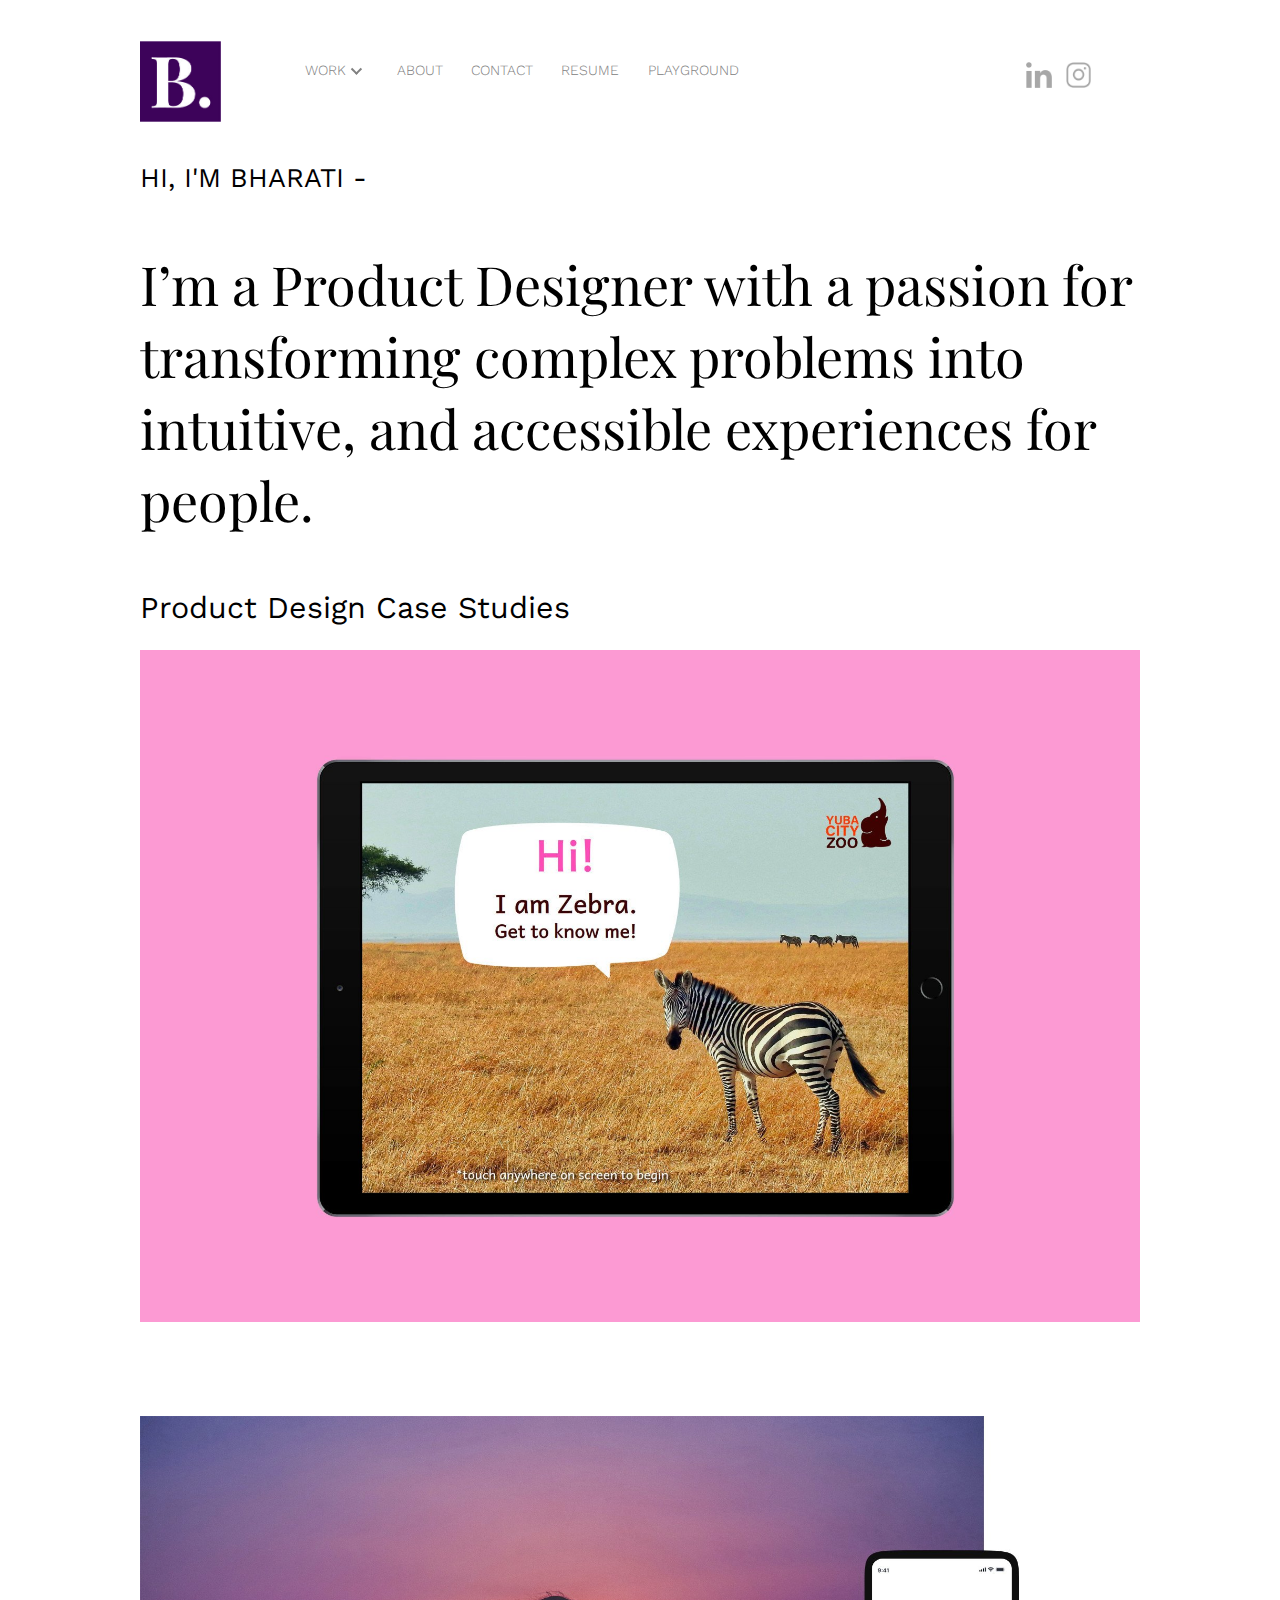
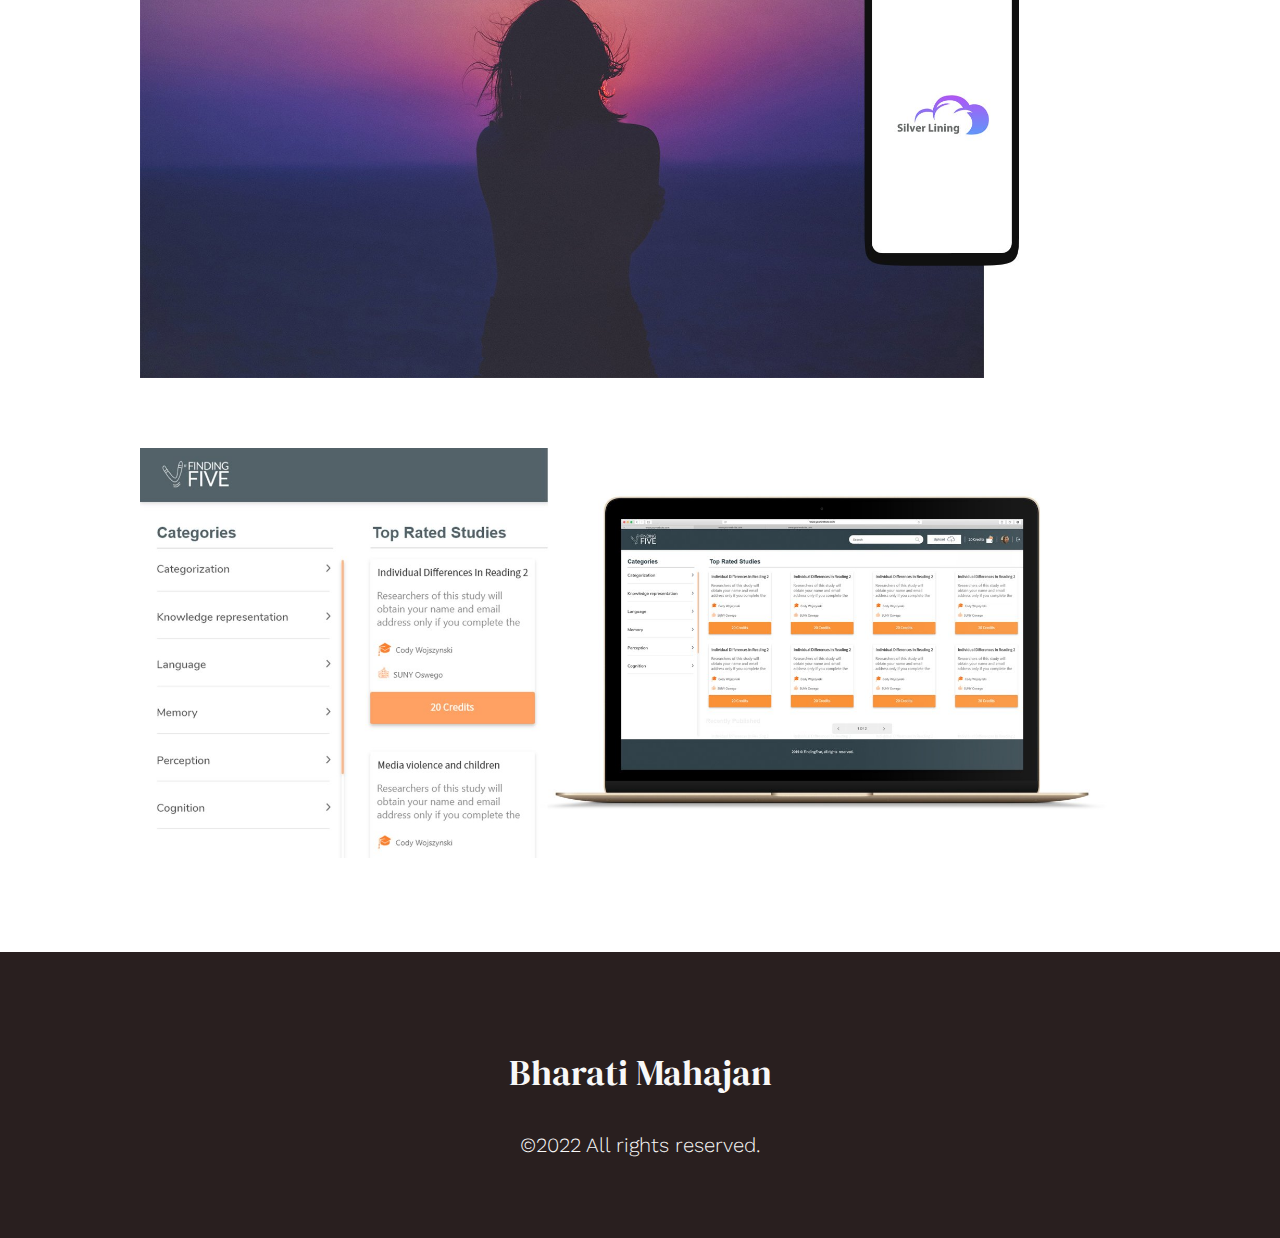
<file: index.html>
<!DOCTYPE html>
<html lang="en">
<head>
    <meta charset="UTF-8">
    <meta http-equiv="X-UA-Compatible" content="IE=edge">
    <meta name="viewport" content="width=device-width, initial-scale=1.0">
    <title>Hi</title>
    
    <script src="js/script.js"></script>
    <link href="css/style.css" rel="stylesheet">
    <link href="https://fonts.googleapis.com/css?family=Playfair Display:400,700|Work Sans:400,700|DM Serif Display:400,700&display=swap " rel="stylesheet">
    <link rel="shortcut icon" type="image/png" href="images/signature1-b019b9c1.png">
    
</head>
<body>
    <header>
        <div class="container container-header" id="container-header">
            <nav>
                <div class="container-ul">
                
                    <div class="hamburger">
                    <span class='bar'></span>
                    <span class='bar'></span>
                    <span class='bar'></span>
                    </div>
                    
                    <div class="b-logo"><a href="home.html" ><img src="images/signature1-b019b9c1.png" alt="signature1-logo.png" class="signature-logo"></a></div>
                    <div class="nav-menu">
                        <div class="nav-menu-work">
                            <div class="nav-menu-div1-link" >WORK
                                <span class="work-bar"></span>
                            </div>
                                <div class="nav-menu-work-dropdown">
                                    <ul class="nav-menu-work-ul">
                                        <div class="nav-menu-work-li">
                                            <a href="kiosk.html" class="nav-menu-work-link">Kiosk</a>
                                        </div>
                                        <div class="nav-menu-work-li">
                                            <a href="website.html" class="nav-menu-work-link">Website</a>
                                        </div>
                                        <div class="nav-menu-work-li">
                                            <a href="game.html" class="nav-menu-work-link">Game</a>
                                        </div>
                                        <div class="nav-menu-work-li">
                                            <a href="brand_guide.html" class="nav-menu-work-link">Brand Guide</a>
                                        </div>
                                        <div class="nav-menu-work-li">
                                            <a href="findingfive.html" class="nav-menu-work-link">FindingFive</a>
                                        </div>
                                        <div class="nav-menu-work-li">
                                            <a href="silverlining.html" class="nav-menu-work-link">Silverlining</a>
                                        </div>
                                    </ul>
                                </div>  
                            
                        </div>
                        <div class="nav-menu-div2">
                            <li class="nav-menu-div2-li"><a href="about.html" class="nav-menu-link">ABOUT</a></li>
                            <li class="nav-menu-div2-li"><a href="contact.html" class="nav-menu-link">CONTACT</a></li>
                            <li class="nav-menu-div2-li"><a href="http://bharatimahajan.sunycreate.cloud/Resume/Bharati_Resume.pdf" class="nav-menu-link">RESUME</a></li>
                            <li class="nav-menu-div2-li"><a href="playground.html" class="nav-menu-link">PLAYGROUND</a></li>
                        </div>
                        <div class="social-media-logo-div">
                            <div class="instagram-logo"><a href="https://www.instagram.com/bharatiiiyanari/" ><img src="images/instagram_icon.png" alt="instagram-logo" class="social-media-logo"></a></div>
                            <div class="linkedin-logo"><a href="https://www.linkedin.com/in/bharatimahajan" ><img src="images/linkedin_icon.png" alt="linkedin-logo" class="social-media-logo"></a></div> 
                        </div>     
                    </div>
                    
                </div>   
            </nav>
        </div> <!-- container ends--> 
    </header>
    
        <div class="container container-main" >
            <div class="index-main">
                <div class="index-intro">
                    <p class="index-intro-hi"> HI, I'M BHARATI - </p>
                    <P class="index-intro-bold"> I’m a Product Designer with a passion for transforming complex problems into intuitive, 
                    and accessible experiences for people.</P>
                </div>
                
                
                <h2>Product Design Case Studies</h2>
                <div class="index-case-study">
                    <a href="kiosk.html">
                        <img src="images/iPad-2BPro-2BMockup-2B--2BBg_Vertical.png" class="case-study-img">
                    </a>
                    
                    
                    <a href="kiosk.html" class="img-flex-div-overlay-link">
                        <div class="img-flex-div-overlay-index">
                            <p class="img-flex-div-overlay-title">Yuba City Zoo Kiosk</p>
                        </div>
                    </a>    
                </div>
                <br> <br>

                <div class="index-case-study" >
                    <a href="silverlining.html">
                        <img src="images/sl_duda_2.jpg" class="case-study-img">
                    </a>
                    
                    <a href="silverlining.html" class="img-flex-div-overlay-link">
                        <div class="img-flex-div-overlay-index">
                            <p class="img-flex-div-overlay-title">For Healthier and Happier Life</p>
                        </div>
                    </a>
                    <br> <br>
                    
                </div>

                <div class="index-case-study">
                    <a href="findingfive.html">
                        <img src="images/ff2.jpg" class="case-study-img">
                    </a>
                    
                    <a href="findingfive.html" class="img-flex-div-overlay-link">
                        <div class="img-flex-div-overlay-index">
                            <p class="img-flex-div-overlay-title">FindingFive Study Store</p>
                        </div>
                    </a>
                    
                </div>
                <br><br>
                
            </div>
        </div> <!--container ends-->
    <footer>
        <p class="footer-name"> Bharati Mahajan </p>
        <p>©2022 All rights reserved.</p>        
    </footer>
    
</body>
</html>
</file>
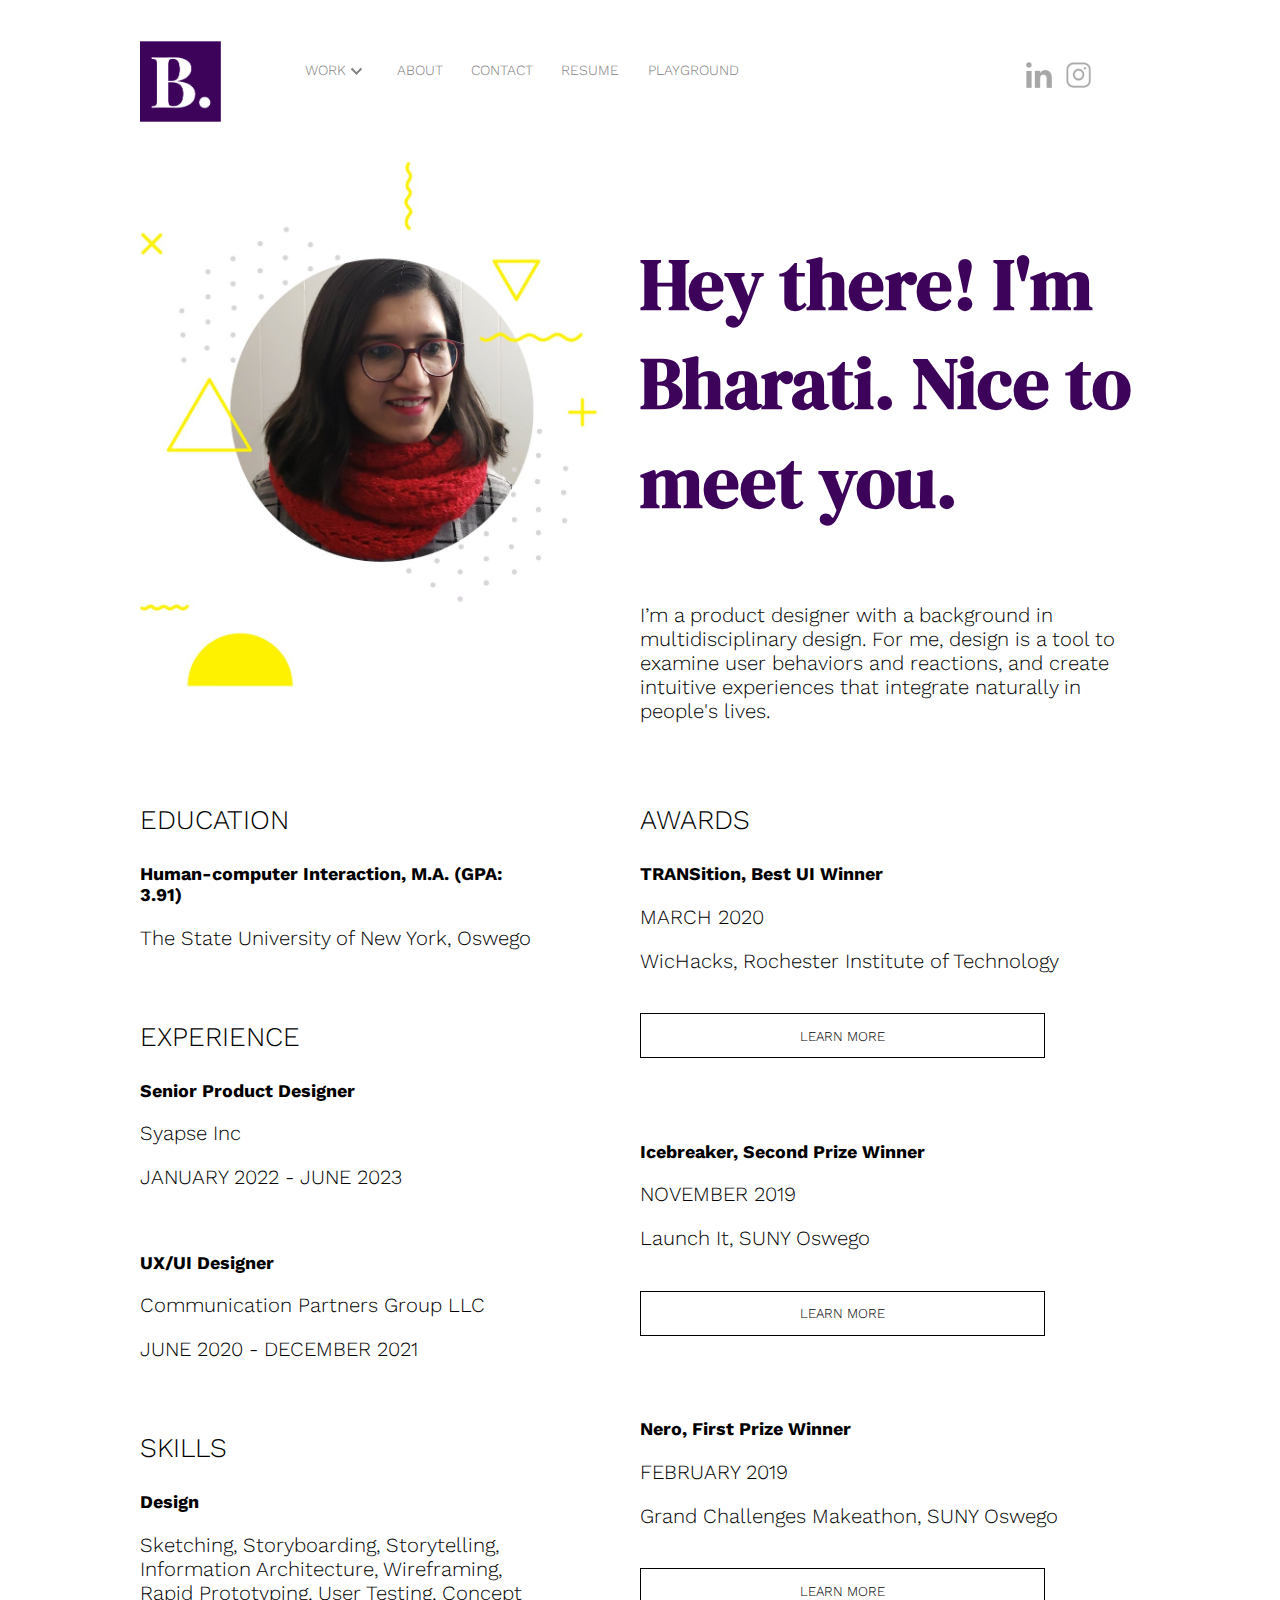
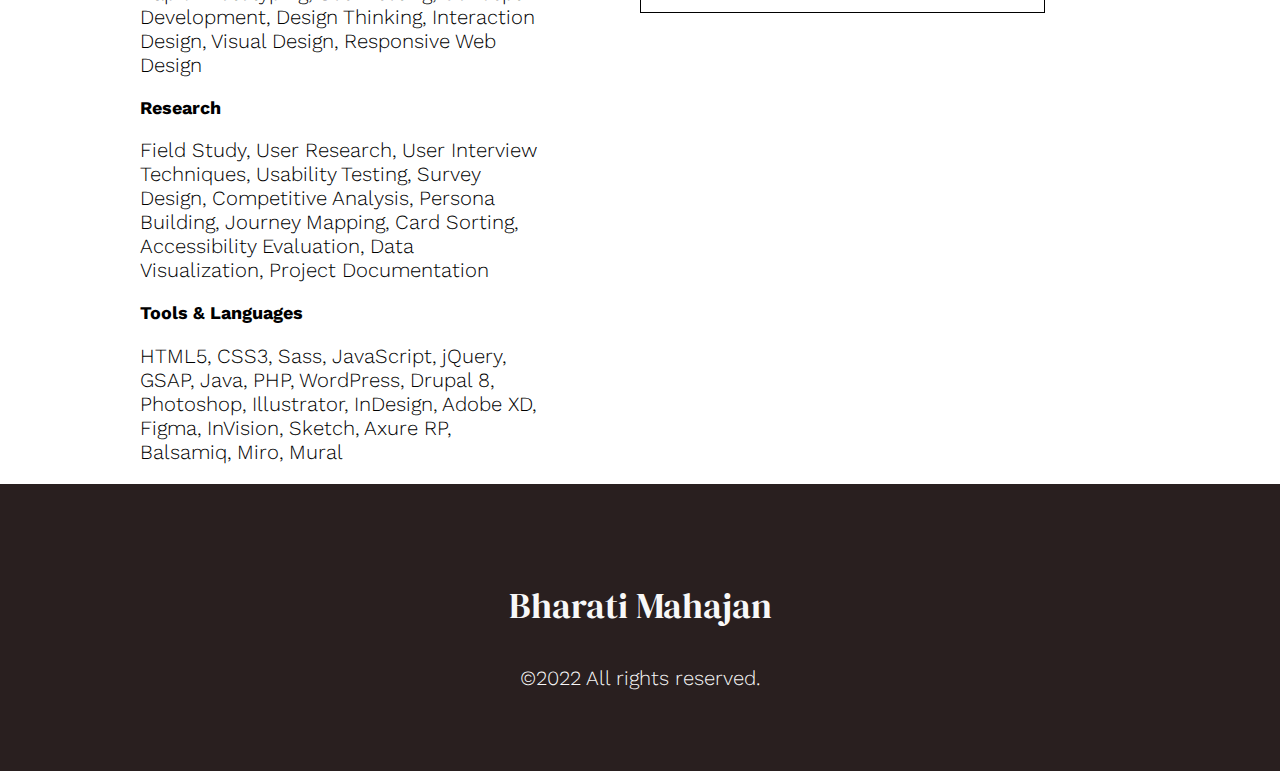
<file: about.html>
<!DOCTYPE html>
<html lang="en">
<head>
    <meta charset="UTF-8">
    <meta http-equiv="X-UA-Compatible" content="IE=edge">
    <meta name="viewport" content="width=device-width, initial-scale=1.0">
    <title>About</title>
    <script src="js/script.js"></script>
    <link href="css/style.css" rel="stylesheet">
    <link href="https://fonts.googleapis.com/css?family=Playfair Display:400,700|Work Sans:400,700|DM Serif Display:400,700&display=swap " rel="stylesheet">
</head>
<body>
    <header>
        <div class="container container-header" id="container-header">
            <nav>
                <div class="container-ul">
                
                    <div class="hamburger">
                    <span class='bar'></span>
                    <span class='bar'></span>
                    <span class='bar'></span>
                    </div>
                    
                    <div class="b-logo"><a href="index.html" ><img src="images/signature1-b019b9c1.png" alt="signature1-logo.png" class="signature-logo"></a></div>
                    <div class="nav-menu">
                        <div class="nav-menu-work">
                            <div class="nav-menu-div1-link" >WORK
                                <span class="work-bar"></span>
                            </div>
                                <div class="nav-menu-work-dropdown">
                                    <ul class="nav-menu-work-ul">
                                        <div class="nav-menu-work-li">
                                            <a href="kiosk.html" class="nav-menu-work-link">Kiosk</a>
                                        </div>
                                        <div class="nav-menu-work-li">
                                            <a href="website.html" class="nav-menu-work-link">Website</a>
                                        </div>
                                        <div class="nav-menu-work-li">
                                            <a href="game.html" class="nav-menu-work-link">Game</a>
                                        </div>
                                        <div class="nav-menu-work-li">
                                            <a href="brand_guide.html" class="nav-menu-work-link">Brand Guide</a>
                                        </div>
                                        <div class="nav-menu-work-li">
                                            <a href="findingfive.html" class="nav-menu-work-link">FindingFive</a>
                                        </div>
                                        <div class="nav-menu-work-li">
                                            <a href="silverlining.html" class="nav-menu-work-link">Silverlining</a>
                                        </div>
                                    </ul>
                                </div>  
                            
                        </div>
                        <div class="nav-menu-div2">
                            <li class="nav-menu-div2-li"><a href="about.html" class="nav-menu-link">ABOUT</a></li>
                            <li class="nav-menu-div2-li"><a href="contact.html" class="nav-menu-link">CONTACT</a></li>
                            <li class="nav-menu-div2-li"><a href="http://bharatimahajan.sunycreate.cloud/Resume/Bharati_Resume.pdf" class="nav-menu-link">RESUME</a></li>
                            <li class="nav-menu-div2-li"><a href="playground.html" class="nav-menu-link">PLAYGROUND</a></li>
                        </div>
                        <div class="social-media-logo-div">
                            <div class="instagram-logo"><a href="https://www.instagram.com/bharatiiiyanari/" ><img src="images/instagram_icon.png" alt="instagram-logo" class="social-media-logo"></a></div>
                            <div class="linkedin-logo"><a href="https://www.linkedin.com/in/bharatimahajan" ><img src="images/linkedin_icon.png" alt="linkedin-logo" class="social-media-logo"></a></div> 
                        </div> 
                    </div>
                </div>   
            </nav>
        </div> <!-- container ends--> 
    </header>

    <div class="container container-main">
        <div class="about-main">
            <div class="about-col-1">
                
                <div class="about-col-1-1">
                    <img src="images/About_2.jpg" class="about-mydisplaypic-img">
                </div>
                <div class="about-col-1-2">
                    <p class="about-hey">Hey there! I'm Bharati. Nice to meet you.</p>
                    <p>
                        I’m a product designer with a background in multidisciplinary design. For me, design is a 
                        tool to examine user behaviors and reactions, and create intuitive experiences that integrate 
                        naturally in people's lives.
                    </p>
                </div>  
            </div>
        
            <div class="about-col-2">
                
                <div class="about-col-2-1">
                    <div>
                        <p class="div-title">EDUCATION</p>
                        <p class="div-subtitle">Human-computer Interaction, M.A. <span>(GPA: 3.91)</span></p>
                        <p>The State University of New York, Oswego</p>
                    </div>
                    <br>

                    <div>
                        <p class="div-title">EXPERIENCE</p>
                        <p class="div-subtitle">Senior Product Designer</p>
                        <p> Syapse Inc </p>
                        <P>JANUARY 2022 - JUNE 2023</P>
                        <br>
                        <p class="div-subtitle">UX/UI Designer</p>
                        <p> Communication Partners Group LLC </p>
                        <P>JUNE 2020 - DECEMBER 2021</P>
                    </div>
                    <br>

                    <div>
                        <p class="div-title">SKILLS</p>
                        <p class="div-subtitle"> Design </p>
                        <p>Sketching, Storyboarding, Storytelling, Information Architecture, Wireframing, Rapid Prototyping, User Testing, 
                            Concept Development, Design Thinking, Interaction Design, Visual Design, Responsive Web Design
                        </p>
    
                        <p class="div-subtitle">Research</p>
                        <p>
                            Field Study, User Research, User Interview Techniques, Usability Testing, Survey Design, Competitive Analysis, Persona Building, 
                            Journey Mapping, Card Sorting, Accessibility Evaluation, Data Visualization, Project Documentation
                        </p>
    
                        <p class="div-subtitle">Tools & Languages</p>
                        <p>
                            HTML5, CSS3, Sass, JavaScript, jQuery, GSAP, Java, PHP, WordPress, Drupal 8, Photoshop, Illustrator, InDesign, Adobe XD, 
                            Figma, InVision, Sketch, Axure RP, Balsamiq, Miro, Mural
                        </p>
                        
                    </div>
                </div>
                <div class="about-col-2-2">

                </div>

                <div class="about-col-2-3">
                    <p class="div-title">AWARDS</p>

                    <p class="div-subtitle">TRANSition, Best UI Winner</p>
                    <p>MARCH 2020</p>
                    <P>WicHacks, Rochester Institute of Technology</P>
                    <div class="link-button-div-about">
                        <a href="https://devpost.com/software/transition" class="link-button">LEARN MORE</a>
                    </div>
                    <br>

                    <p class="div-subtitle">Icebreaker, Second Prize Winner</p>
                    <p>NOVEMBER 2019</p>
                    <p>Launch It, SUNY Oswego</p>
                    
                    <div class="link-button-div-about">
                        <a href="https://devpost.com/software/ice-breaker-wzsavt" class="link-button">LEARN MORE</a>
                    </div>
                    <br>

                
                    <p class="div-subtitle"> Nero, First Prize Winner</p>
                    <p> FEBRUARY 2019 </p>
                    <P> Grand Challenges Makeathon, SUNY Oswego</P>
                    <div class="link-button-div-about">
                        <a href="https://www.oswego.edu/photo-gallery/march-6-2019#slide1" class="link-button">LEARN MORE</a>
                    </div>
                    <br>
                </div>
                
                
            </div>
            
    
        </div> <!--about-main ends-->
    </div><!--container ends-->

    <footer>
        <p class="footer-name"> Bharati Mahajan </p>
        <p>©2022 All rights reserved.</p>  
        <div class="test">

        </div>     
    </footer>
</body>
</html>
</file>
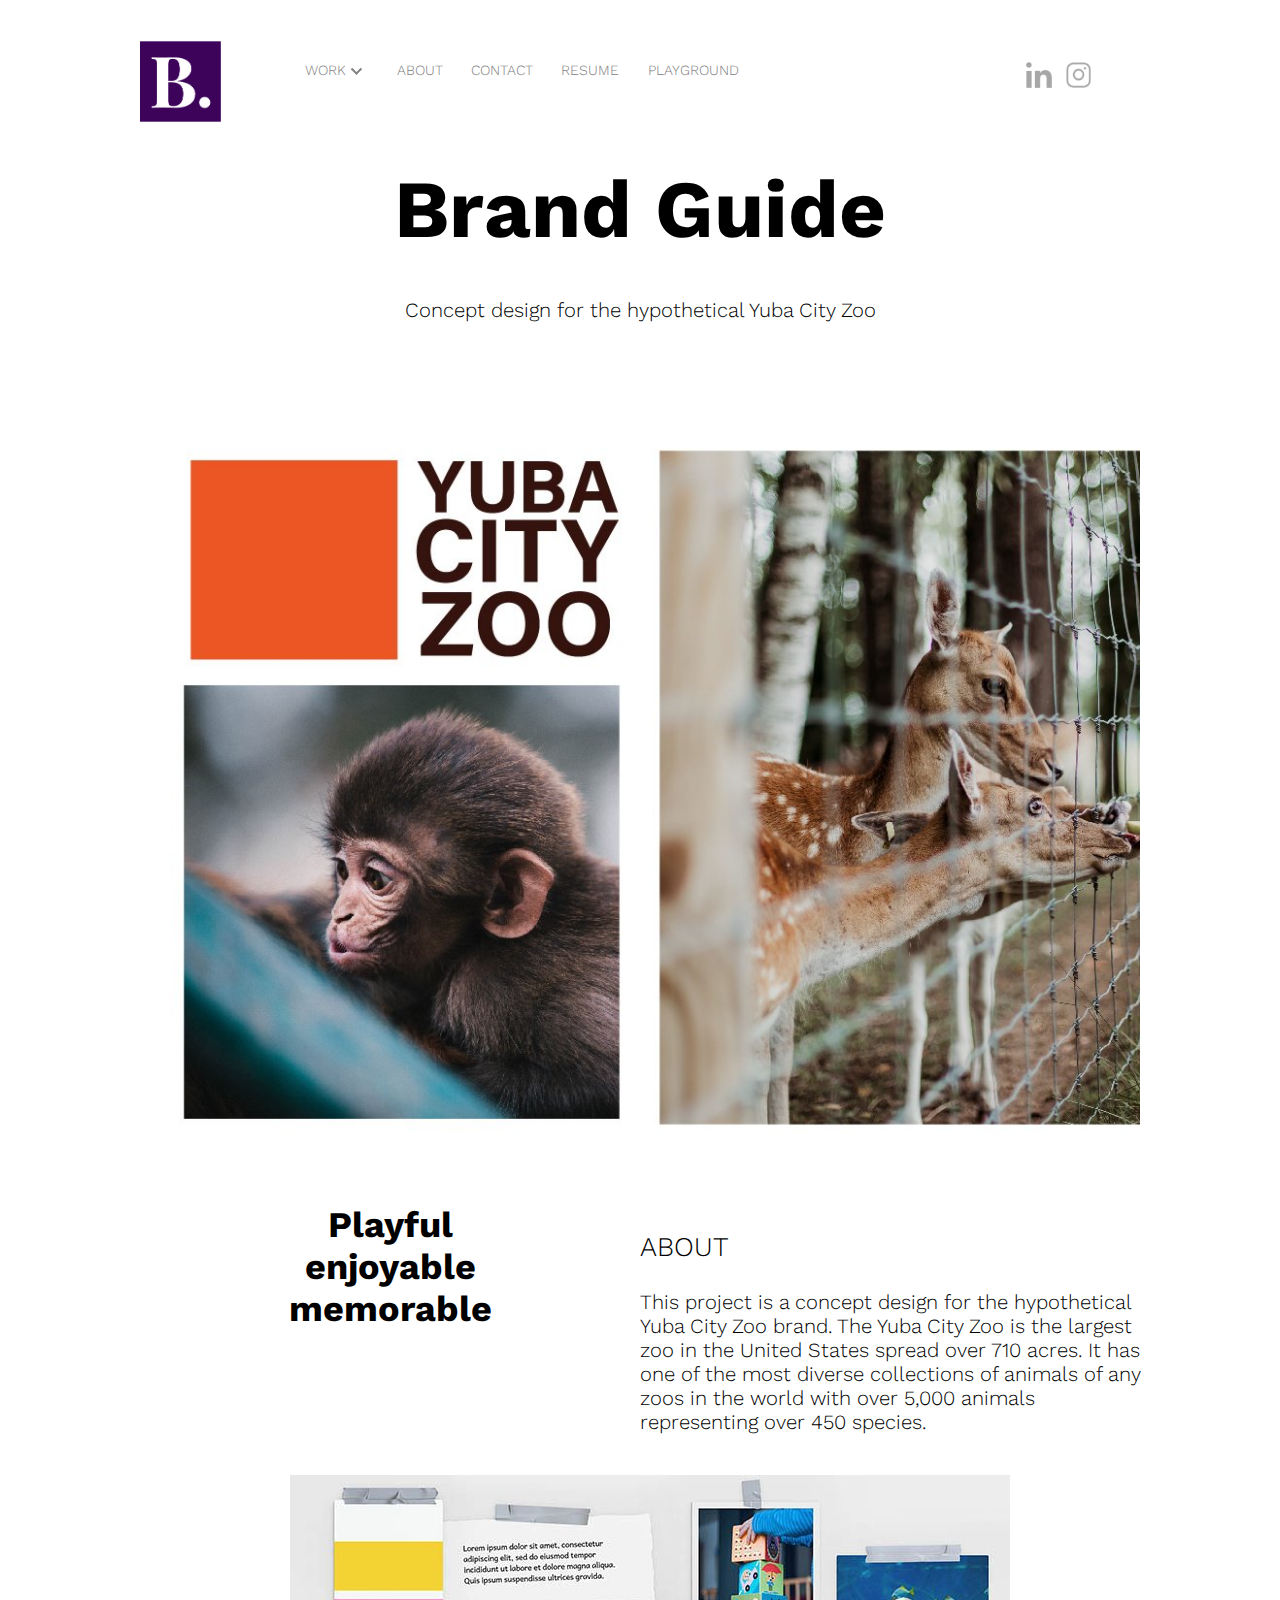
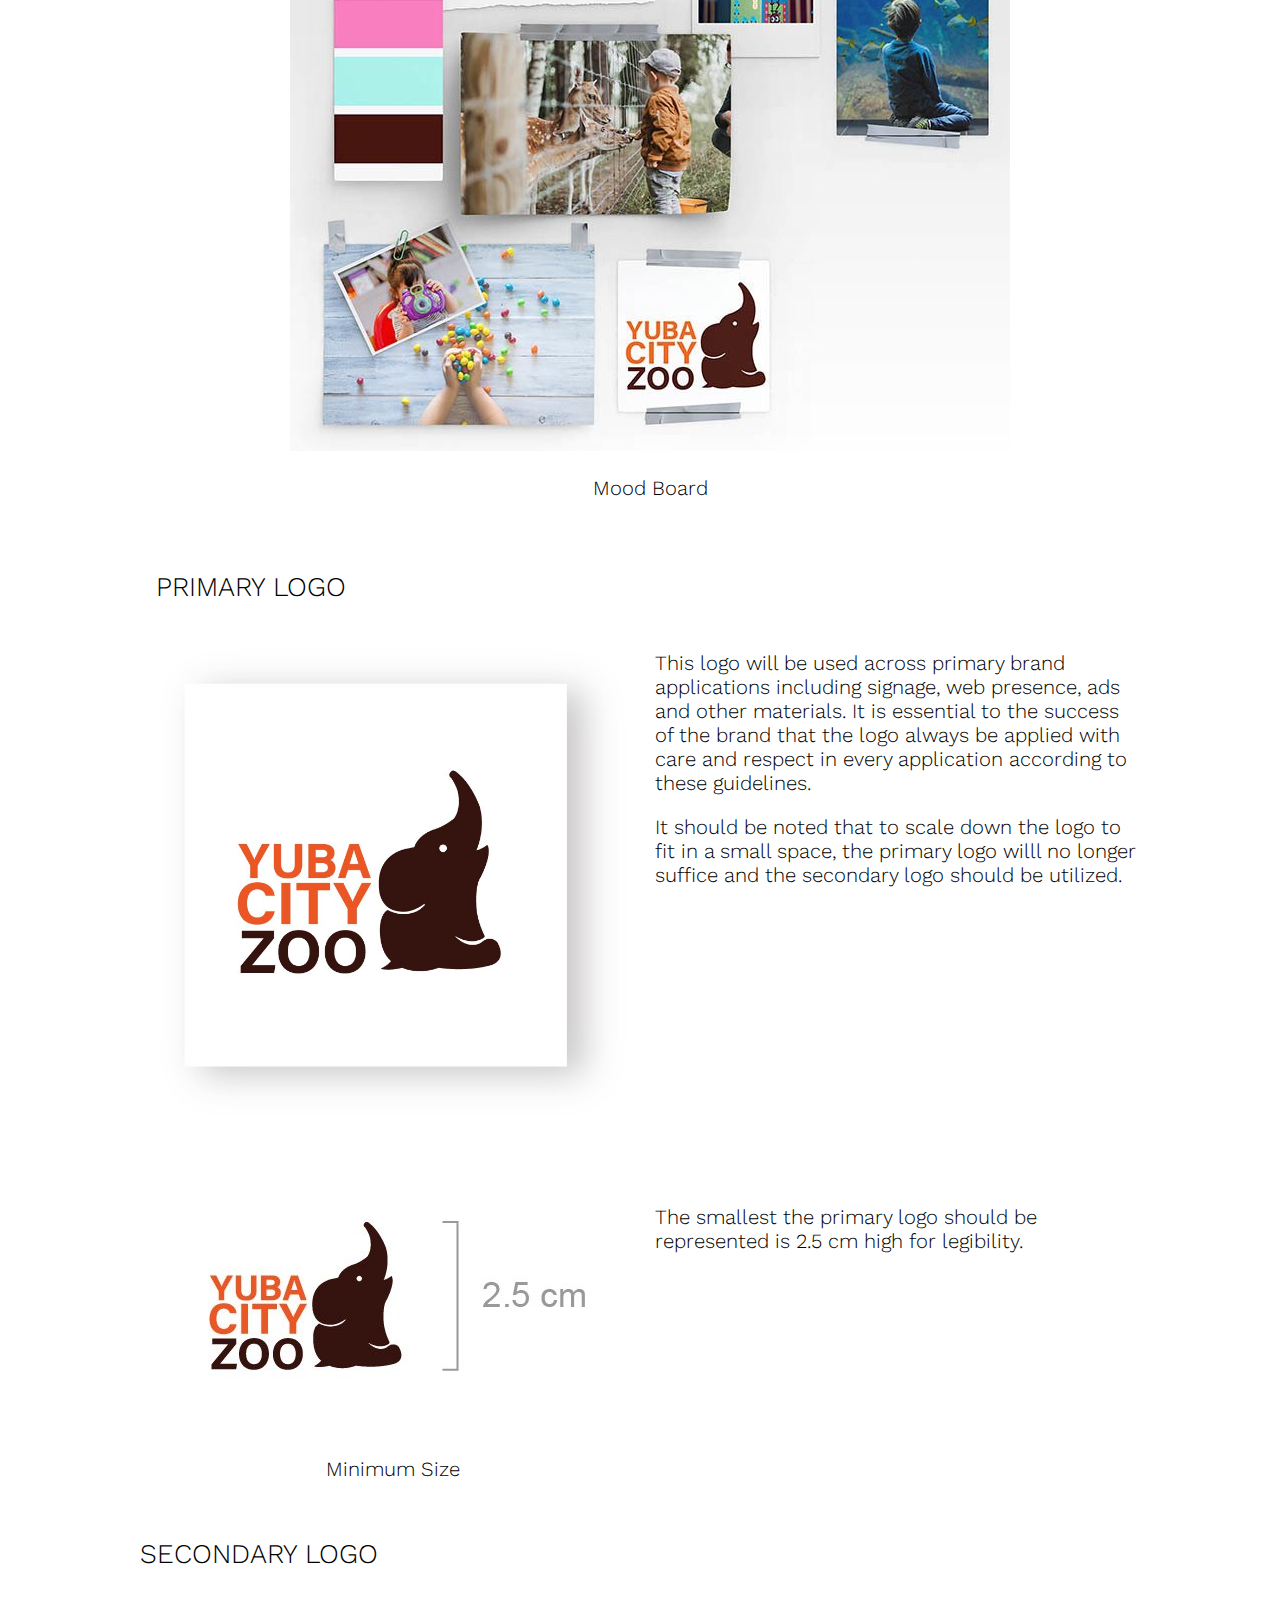
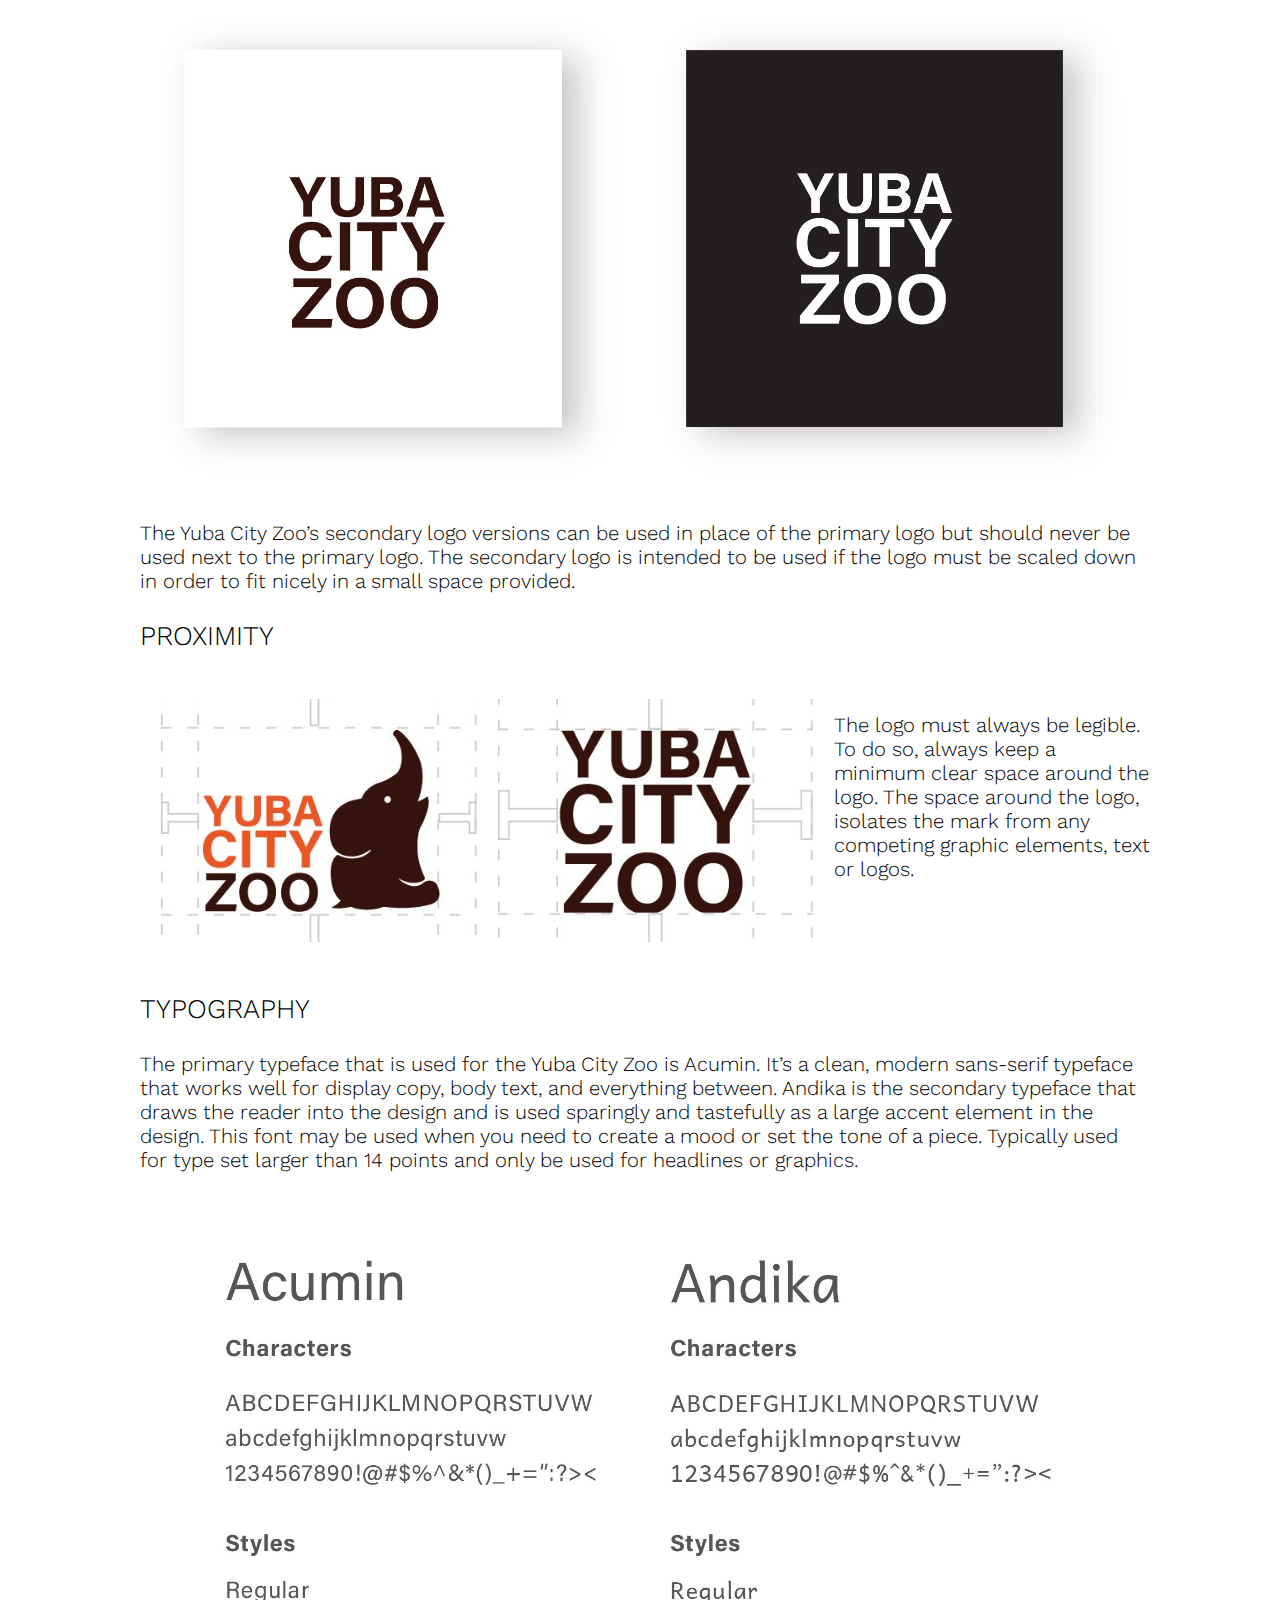
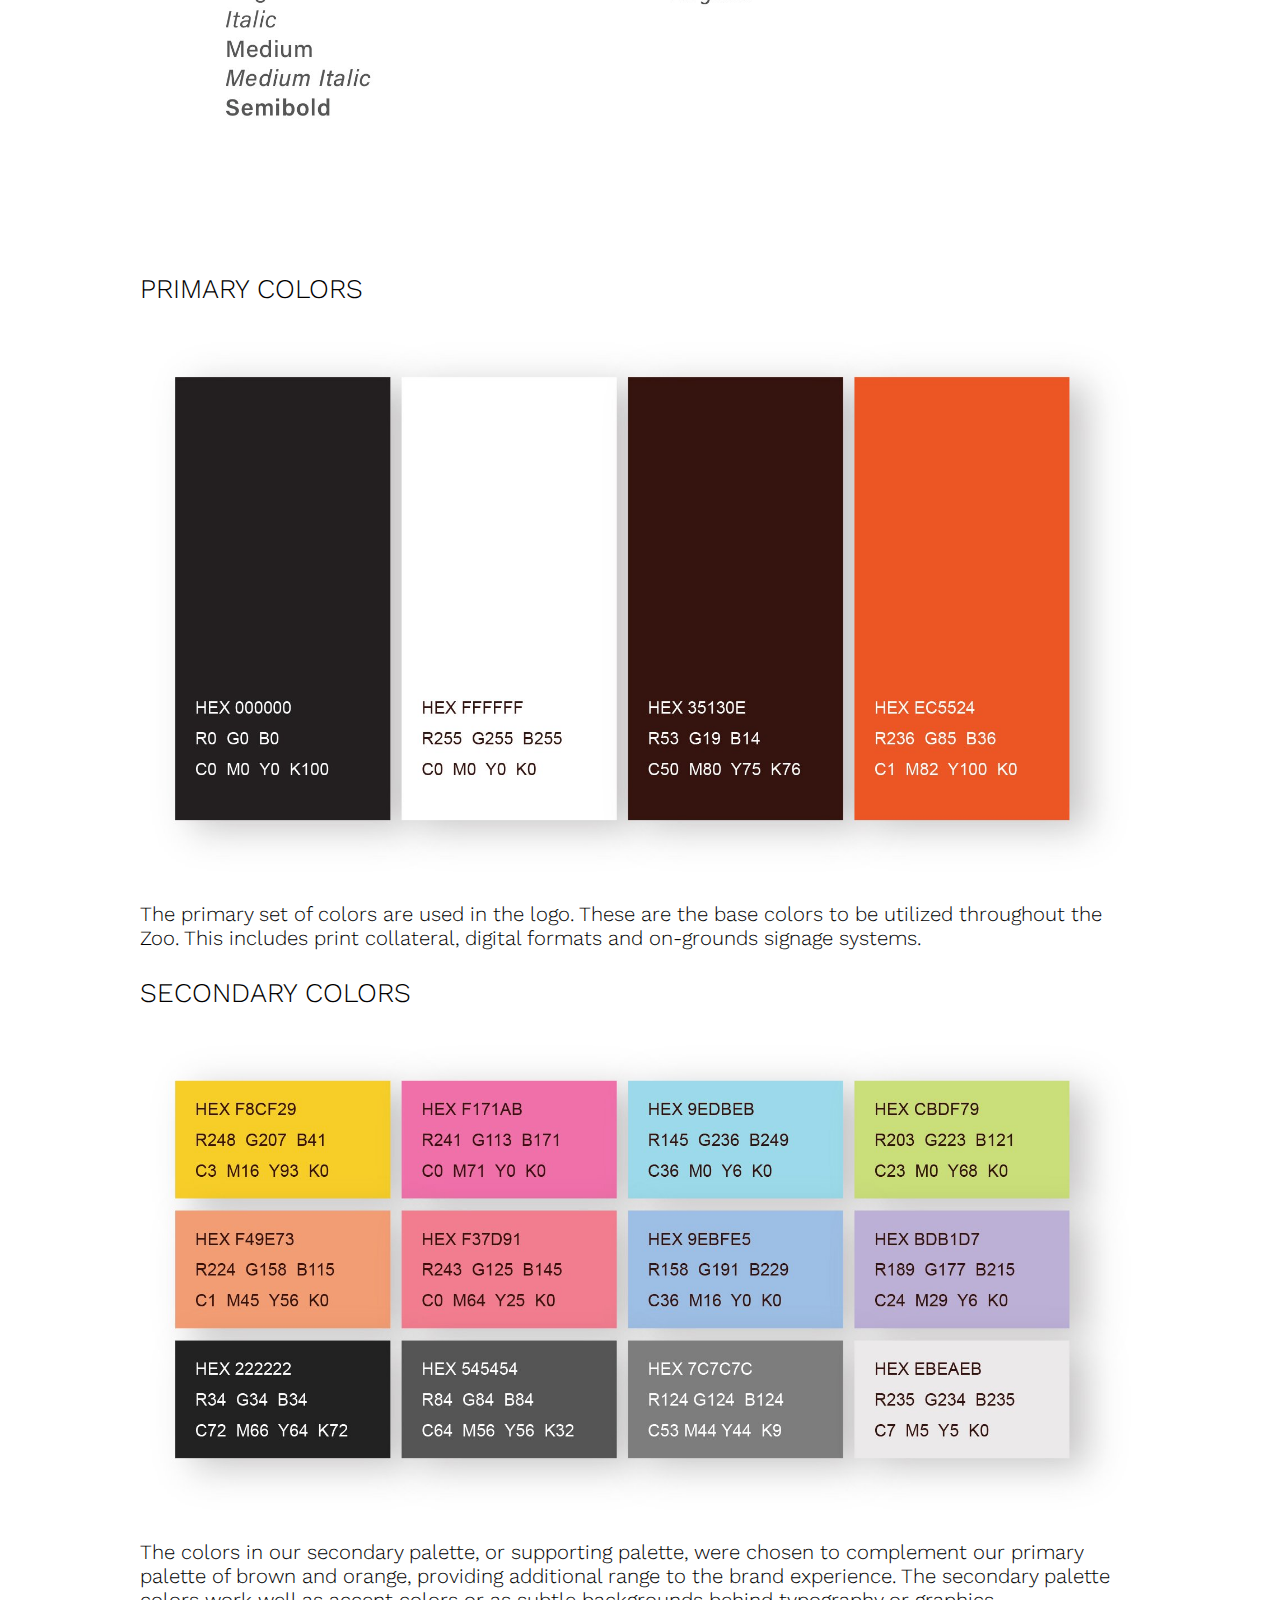
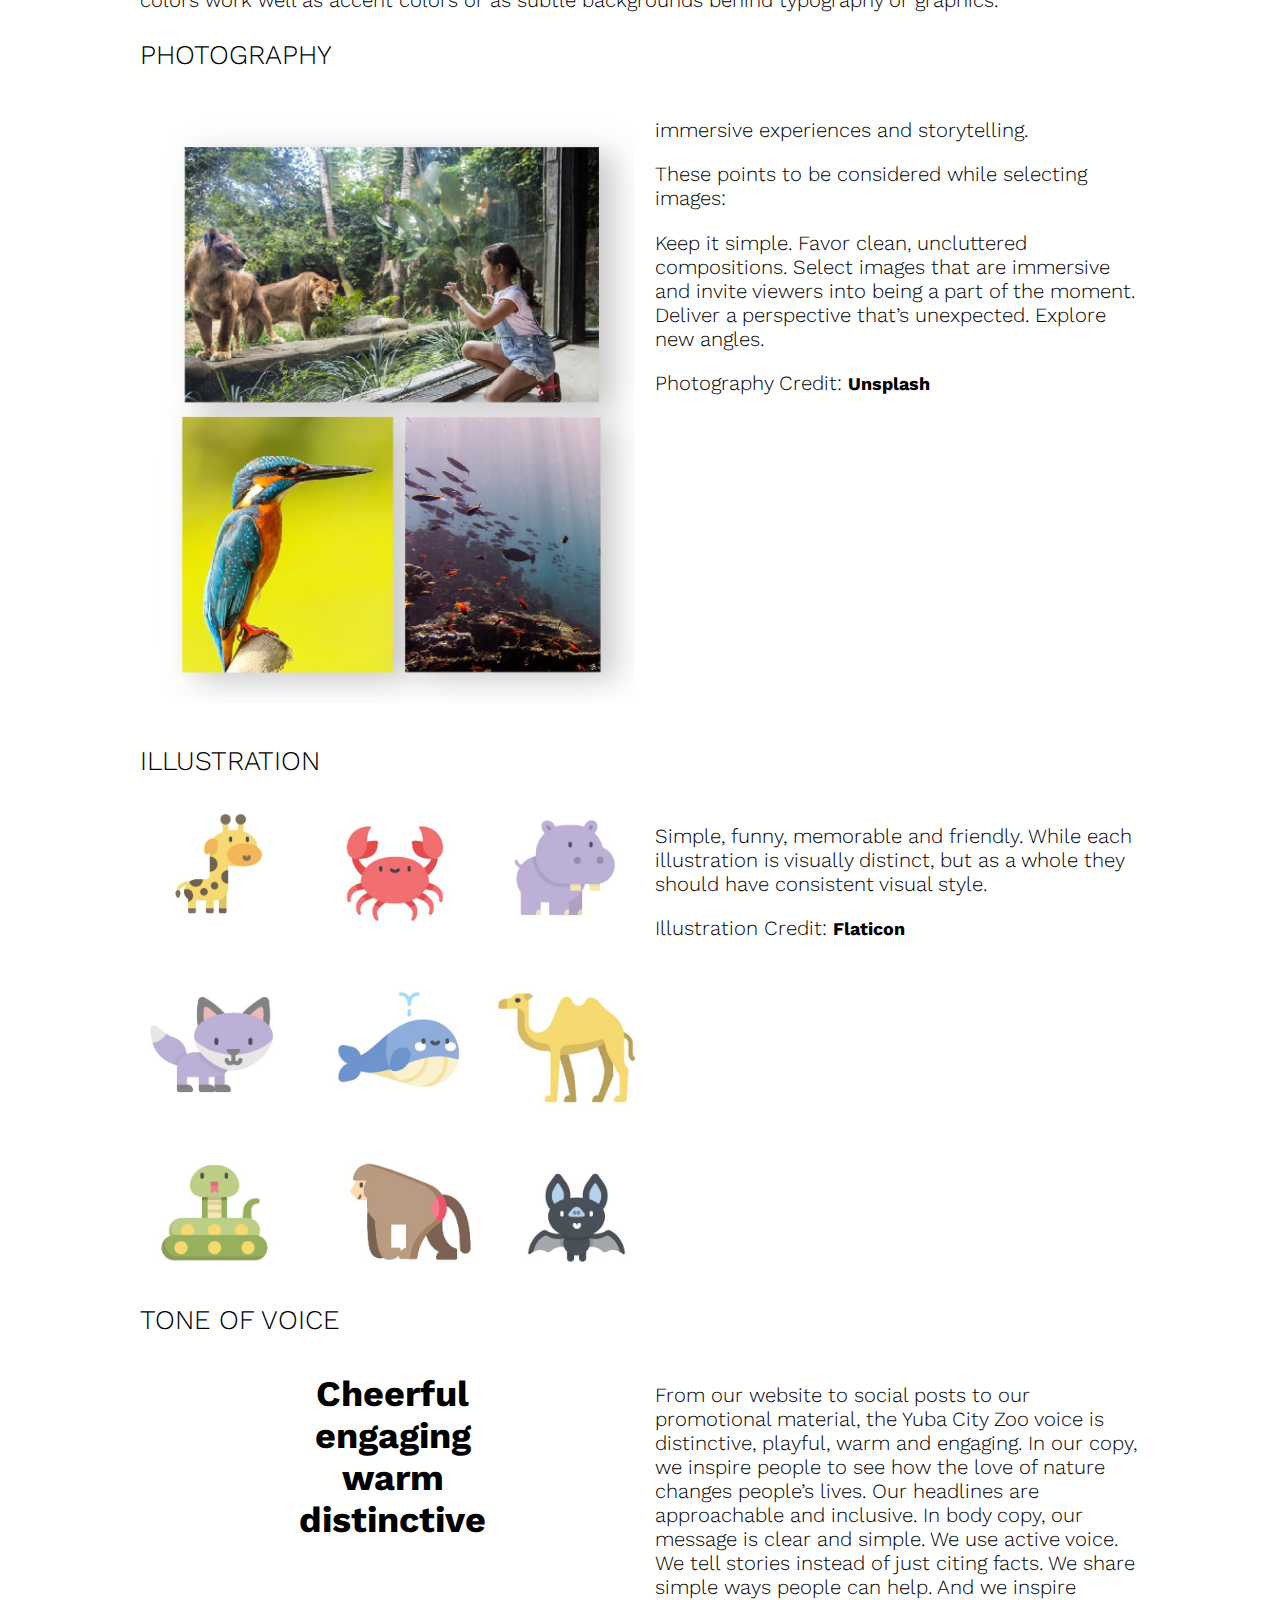
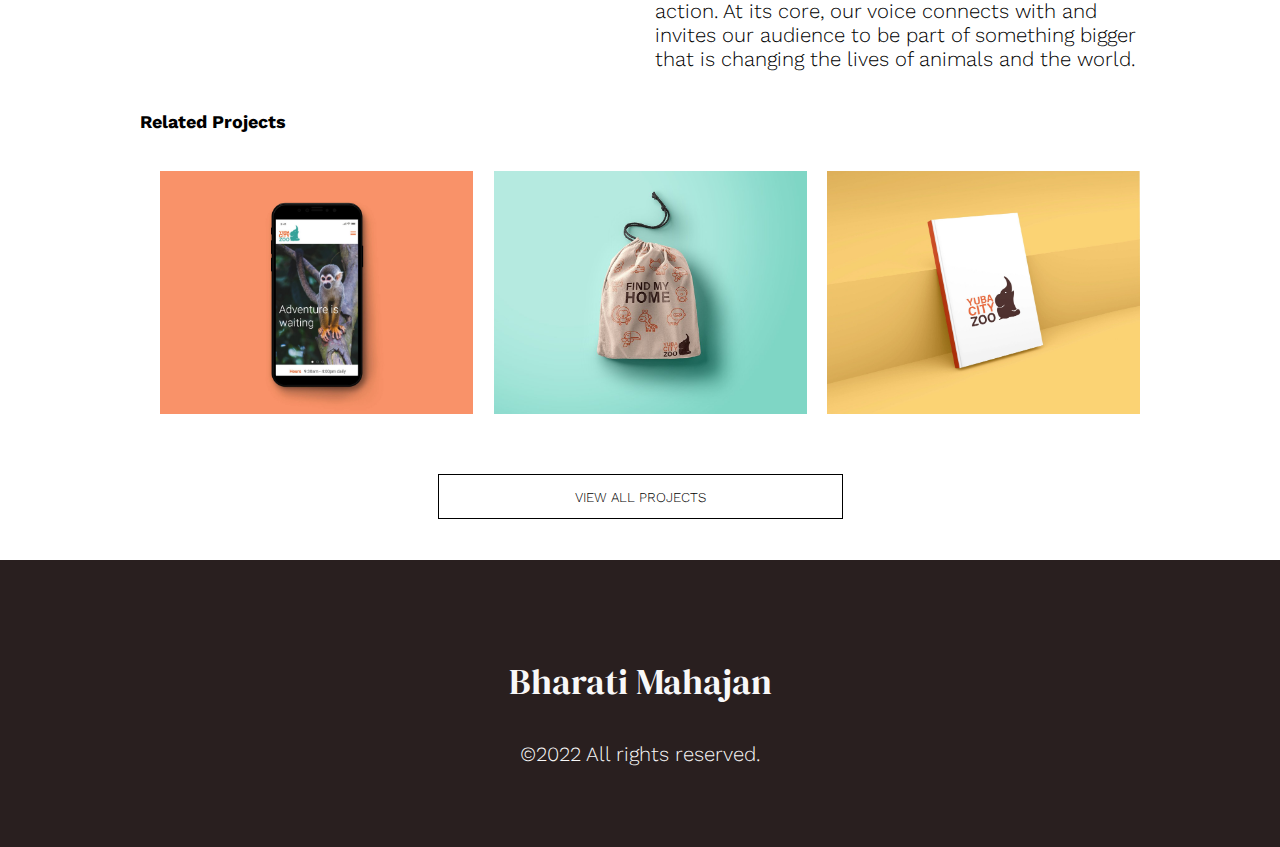
<file: brand_guide.html>
<!DOCTYPE html>
<html lang="en">
<head>
    <meta charset="UTF-8">
    <meta http-equiv="X-UA-Compatible" content="IE=edge">
    <meta name="viewport" content="width=device-width, initial-scale=1.0">
    <title>Brand Guide</title>
    <script src="js/script.js"></script>
    <link href="css/style.css" rel="stylesheet">
    <link href="https://fonts.googleapis.com/css?family=Playfair Display:400,700|Work Sans:400,700|DM Serif Display:400,700&display=swap " rel="stylesheet">
</head>
<body>
    <header>
        <div class="container container-header" id="container-header">
            <nav>
                <div class="container-ul">
                
                    <div class="hamburger">
                    <span class='bar'></span>
                    <span class='bar'></span>
                    <span class='bar'></span>
                    </div>
                    
                    <div class="b-logo"><a href="index.html" ><img src="images/signature1-b019b9c1.png" alt="signature1-logo.png" class="signature-logo"></a></div>
                    <div class="nav-menu">
                        <div class="nav-menu-work">
                            <div class="nav-menu-div1-link" >WORK
                                <span class="work-bar"></span>
                            </div>
                                <div class="nav-menu-work-dropdown">
                                    <ul class="nav-menu-work-ul">
                                        <div class="nav-menu-work-li">
                                            <a href="kiosk.html" class="nav-menu-work-link">Kiosk</a>
                                        </div>
                                        <div class="nav-menu-work-li">
                                            <a href="website.html" class="nav-menu-work-link">Website</a>
                                        </div>
                                        <div class="nav-menu-work-li">
                                            <a href="game.html" class="nav-menu-work-link">Game</a>
                                        </div>
                                        <div class="nav-menu-work-li">
                                            <a href="brand_guide.html" class="nav-menu-work-link">Brand Guide</a>
                                        </div>
                                        <div class="nav-menu-work-li">
                                            <a href="findingfive.html" class="nav-menu-work-link">FindingFive</a>
                                        </div>
                                        <div class="nav-menu-work-li">
                                            <a href="silverlining.html" class="nav-menu-work-link">Silverlining</a>
                                        </div>
                                    </ul>
                                </div>  
                            
                        </div>
                        <div class="nav-menu-div2">
                            <li class="nav-menu-div2-li"><a href="about.html" class="nav-menu-link">ABOUT</a></li>
                            <li class="nav-menu-div2-li"><a href="contact.html" class="nav-menu-link">CONTACT</a></li>
                            <li class="nav-menu-div2-li"><a href="http://bharatimahajan.sunycreate.cloud/Resume/Bharati_Resume.pdf" class="nav-menu-link">RESUME</a></li>
                            <li class="nav-menu-div2-li"><a href="playground.html" class="nav-menu-link">PLAYGROUND</a></li>
                        </div>
                        <div class="social-media-logo-div">
                            <div class="instagram-logo"><a href="https://www.instagram.com/bharatiiiyanari/" ><img src="images/instagram_icon.png" alt="instagram-logo" class="social-media-logo"></a></div>
                            <div class="linkedin-logo"><a href="https://www.linkedin.com/in/bharatimahajan" ><img src="images/linkedin_icon.png" alt="linkedin-logo" class="social-media-logo"></a></div> 
                        </div> 
                    </div>
                </div>   
            </nav>
        </div> <!-- container ends--> 
    </header>
    <div class="container container-main">
        <div class="main">
            <p class="main-title">Brand Guide</p>
            <p class="main-subtitle">Concept design for the hypothetical Yuba City Zoo</p>  
        </div>
        <div>
            <img src="images/bg_1-09dd77d6.jpg">
        </div>
        <br>
        <div class="img-flex-row-div">
            <div>
                <p class="main-title-brand-guide">Playful</p>
                <p class="main-title-brand-guide">enjoyable</p>
                <p class="main-title-brand-guide">memorable</p>
            </div>
            <div>
                <p class="div-title"> ABOUT</p>
                <P>This project is a concept design for the hypothetical Yuba City Zoo brand. The Yuba City Zoo is the largest zoo in the United States spread over 710 acres.
                    It has one of the most diverse collections of animals of any zoos in the world with over 5,000 animals representing over 450 species.
                </P>
            </div>
        </div>
        <div class="img-flex-div">
            <img src="images/Mood_brand _g.jpg">
            <p>Mood Board</p>
        </div>
        <br>
        <div>
            <p class="div-title">&nbsp PRIMARY LOGO</p>
            <div class="img-flex-row-div">
                <div class="img-flex-div">
                    <img src="images/pLogo.jpg">
                </div>
                
                <div class="img-flex-div-noncenter">
                    <p>This logo will be used across primary brand applications including signage, web presence, ads and other materials. It is essential to the success of 
                        the brand that the logo always be applied with care and respect in every application according to these guidelines.
                    </p>
                    <p>
                        It should be noted that to scale down the logo to fit in a small space, the primary logo willl no longer suffice and the secondary logo should be utilized.
                    </p>
                </div>
            </div>
            <div class="img-flex-row-div">
                <div class="img-flex-div">
                    <img src="images/min.jpg">
                    <p>Minimum Size</p>
                </div>
                <div class="img-flex-div-noncenter">
                    <br>
                    <p>
                        The smallest the primary logo should be represented is 2.5 cm high for legibility.
                    </p>
                </div>
            </div>

            <div>
                <p class="div-title">SECONDARY LOGO</p>
                <div class="img-flex-row-div">
                    <div class="img-flex-div">
                        <img src="images/sLogo_1.jpg">
                    </div>
                    <div class="img-flex-div">
                        <img src="images/sLogo_2.jpg">
                    </div>
                </div>
                <p>
                    The Yuba City Zoo’s secondary logo versions can be used in place of the primary logo but should never be used next to the primary logo. 
                    The secondary logo is intended to be used if the logo must be scaled down in order to fit nicely in a small space provided.
                </p>
            </div>
            <div>
                <p class="div-title"> PROXIMITY</p>
                <div class="img-flex-row-div">
                    <div class="img-flex-div">
                        <img src="images/proximity-1.jpg" class="related-projects-img">
                    </div>
                    <div class="img-flex-div">
                        <img src="images/proximity-2.jpg" class="related-projects-img">
                    </div>
                    <div class="img-flex-div-noncenter">
                        <br>
                        <p class="related-projects-img">
                            The logo must always be legible. To do so, always keep a minimum clear space around the logo. The space around the logo, isolates 
                            the mark from any competing graphic elements, text or logos.
                        </p>
                    </div>
                </div>
            </div>
            <div>
                <p class="div-title">TYPOGRAPHY</p>
                <P>The primary typeface that is used for the Yuba City Zoo is Acumin. It’s a clean, modern sans-serif typeface that works well for display copy, 
                    body text, and everything between. Andika is the secondary typeface that draws the reader into the design and is used sparingly and tastefully 
                    as a large accent element in the design. This font may be used when you need to create a mood or set the tone of a piece. Typically used for type 
                    set larger than 14 points and only be used for headlines or graphics.
                </P>
            </div>
            <div class="img-flex-row-div">
                <div class="img-flex-div">
                    <img src="images/typo.jpg">
                </div>
            </div>
            <div>
                <p class="div-title"> PRIMARY COLORS</p>
                <div class="img-flex-row-div">
                    <img src="images/primary_c.jpg">
                </div>
                <p>The primary set of colors are used in the logo. These are the base colors to be utilized throughout the Zoo. This includes print collateral, 
                    digital formats and on-grounds signage systems.
                </p>
                <p class="div-title">SECONDARY COLORS</p>
                <div class="img-flex-row-div">
                    <img src="images/secondary_c.jpg">
                </div>
                <P>
                    The colors in our secondary palette, or supporting palette, were chosen to complement our primary palette of brown and orange, providing additional 
                    range to the brand experience. The secondary palette colors work well as accent colors or as subtle backgrounds behind typography or graphics.
                </P>
                <p class="div-title"> PHOTOGRAPHY </p>

                <div class="img-flex-row-div">
                    <div class="img-flex-div">
                        <img src="images/photography-7142a400.png">
                    </div>
                    <div class="img-flex-div-noncenter">
                        <p>immersive experiences and storytelling.</p>
                        <p>These points to be considered while selecting images:</p>
                        <p>Keep it simple. Favor clean, uncluttered compositions. Select images that are immersive and invite viewers into being a part of the moment. 
                            Deliver a perspective that’s unexpected. Explore new angles.
                        </p>
                        <p>Photography Credit: <span class="div-subtitle">Unsplash</span></p>
                    </div>
                </div>
                <div>
                    <p class="div-title">ILLUSTRATION</p>
                    <div class="img-flex-row-div">
                        <div class="img-flex-div">
                            <img src="images/illustrations.jpg">
                        </div>
                        <div class="img-flex-div-noncenter">
                            <p>Simple, funny, memorable and friendly.
                                While each illustration is visually distinct, but as a whole they should have consistent visual style.
                            </p>
                            <p>Illustration Credit: <span class="div-subtitle">Flaticon</span></p>
                        </div>
                    </div>
                </div>
                <div>
                    <p class="div-title">TONE OF VOICE </p>
                    <div class="img-flex-row-div">
                        <div class="img-flex-div">
                            <p class="main-title-brand-guide">Cheerful</p>
                            <p class="main-title-brand-guide">engaging</p>
                            <p class="main-title-brand-guide">warm</p>
                            <p class="main-title-brand-guide">distinctive</p>
                        </div>
                        <div class="img-flex-div-noncenter">
                            <p>
                                From our website to social posts to our promotional material, the Yuba City Zoo voice is distinctive, playful, warm and engaging. 
                                In our copy, we inspire people to see how the love of nature changes people’s lives. Our headlines are approachable and inclusive. 
                                In body copy, our message is clear and simple. We use active voice. We tell stories instead of just citing facts. We share simple ways 
                                people can help. And we inspire action. At its core, our voice connects with and invites our audience to be part of something bigger that
                                 is changing the lives of animals and the world.
                            </p>
                        </div>
                    </div>
                </div>
                <div> <!--Div for Related Projects-->
                    <p class="div-subtitle">Related Projects</p>
                    <div class="img-flex-row-div">
                        <div class="img-flex-div">
                            <a href="website.html">
                                <img src="images/Home_1.jpg" class="related-projects-img">
                            </a>
                            
                            <a href="website.html">
                                
                                <div class="img-flex-div-overlay">
                                    <p class="img-flex-div-overlay-title">WEBSITE</p>
                                    <P class="img-flex-div-overlay-subtitle">Animal Page</P>
                                </div>
                            </a>   
                        </div>
                        <br><br><br>
                        <div class="img-flex-div">
                            <a href="game.html">
                                <img src="images/packaging_low.jpg" class="related-projects-img">
                            </a>
                            <a href="game.html">
                                
                                <div class="img-flex-div-overlay">
                                    <p class="img-flex-div-overlay-title">GAME</p>
                                    <P class="img-flex-div-overlay-subtitle">Find My Home </P> 
                                 </div>
                            </a>   
                        </div>
                        <br><br><br>
                        <div class="img-flex-div">
                            <a href="brand_guide.html">
                                <img src="images/brand_guide_1.jpg" class="related-projects-img">
                            </a>
                            <a href="brand_guide.html">
                                <div class="img-flex-div-overlay">
                                    <p class="img-flex-div-overlay-title">Brand Guide</p>
                                    <p class="img-flex-div-overlay-subtitle">Design Language</p>
                                </div>
                            </a>
                        </div>
                        <br>
                    </div>

                    <div class="link-button-div">
                        <a href="home.html" class="link-button">VIEW ALL PROJECTS</a>
                    </div>
                </div> <!--Div for Related Projects ends-->
            </div>
        </div>
    </div>

    <footer>
        <p class="footer-name"> Bharati Mahajan </p>
        <p>©2022 All rights reserved.</p>       
    </footer>  
</body>
</html>
</file>
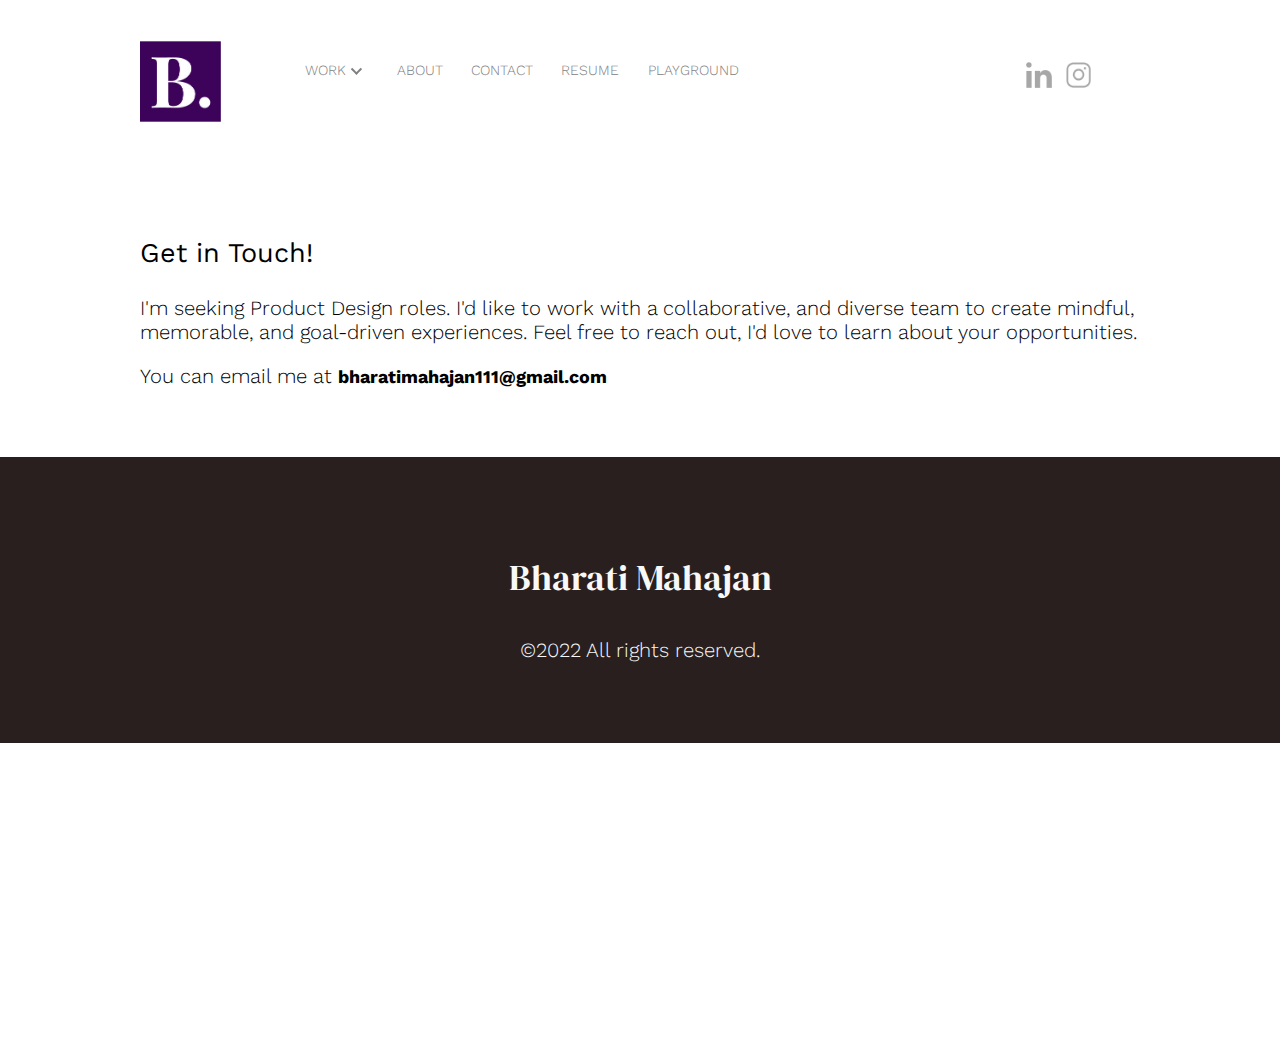
<file: contact.html>
<!DOCTYPE html>
<html lang="en">
<head>
    <meta charset="UTF-8">
    <meta http-equiv="X-UA-Compatible" content="IE=edge">
    <meta name="viewport" content="width=device-width, initial-scale=1.0">
    <title>Contact</title>
    <script src="js/script.js"></script>
    <link href="css/style.css" rel="stylesheet">
    <link href="https://fonts.googleapis.com/css?family=Playfair Display:400,700|Work Sans:400,700|DM Serif Display:400,700&display=swap " rel="stylesheet">
</head>
<body>
    <header>
        <div class="container container-header" id="container-header">
            <nav>
                <div class="container-ul">
                
                    <div class="hamburger">
                    <span class='bar'></span>
                    <span class='bar'></span>
                    <span class='bar'></span>
                    </div>
                    
                    <div class="b-logo"><a href="index.html" ><img src="images/signature1-b019b9c1.png" alt="signature1-logo.png" class="signature-logo"></a></div>
                    <div class="nav-menu">
                        <div class="nav-menu-work">
                            <div class="nav-menu-div1-link" >WORK
                                <span class="work-bar"></span>
                            </div>
                                <div class="nav-menu-work-dropdown">
                                    <ul class="nav-menu-work-ul">
                                        <div class="nav-menu-work-li">
                                            <a href="kiosk.html" class="nav-menu-work-link">Kiosk</a>
                                        </div>
                                        <div class="nav-menu-work-li">
                                            <a href="website.html" class="nav-menu-work-link">Website</a>
                                        </div>
                                        <div class="nav-menu-work-li">
                                            <a href="game.html" class="nav-menu-work-link">Game</a>
                                        </div>
                                        <div class="nav-menu-work-li">
                                            <a href="brand_guide.html" class="nav-menu-work-link">Brand Guide</a>
                                        </div>
                                        <div class="nav-menu-work-li">
                                            <a href="findingfive.html" class="nav-menu-work-link">FindingFive</a>
                                        </div>
                                        <div class="nav-menu-work-li">
                                            <a href="silverlining.html" class="nav-menu-work-link">Silverlining</a>
                                        </div>
                                    </ul>
                                </div>  
                            
                        </div>
                        <div class="nav-menu-div2">
                            <li class="nav-menu-div2-li"><a href="about.html" class="nav-menu-link">ABOUT</a></li>
                            <li class="nav-menu-div2-li"><a href="contact.html" class="nav-menu-link">CONTACT</a></li>
                            <li class="nav-menu-div2-li"><a href="http://bharatimahajan.sunycreate.cloud/Resume/Bharati_Resume.pdf" class="nav-menu-link">RESUME</a></li>
                            <li class="nav-menu-div2-li"><a href="playground.html" class="nav-menu-link">PLAYGROUND</a></li>
                        </div>
                        <div class="social-media-logo-div">
                            <div class="instagram-logo"><a href="https://www.instagram.com/bharatiiiyanari/" ><img src="images/instagram_icon.png" alt="instagram-logo" class="social-media-logo"></a></div>
                            <div class="linkedin-logo"><a href="https://www.linkedin.com/in/bharatimahajan" ><img src="images/linkedin_icon.png" alt="linkedin-logo" class="social-media-logo"></a></div> 
                        </div> 
                    </div>  
                </div>
            </nav>
        </div> <!-- container ends--> 
    </header>
    <div class="container container-main">
        <br>
        <br>
        <div>
            <p class="index-intro-hi">Get in Touch!</p>
            <p>
                I'm seeking Product Design roles. I'd like to work with a collaborative, and diverse team to create mindful, 
                memorable, and goal-driven experiences. Feel free to reach out, I'd love to learn about your opportunities.
            </p>
            <p>
                You can email me at <span class="div-subtitle">bharatimahajan111@gmail.com</span>
            </p>
        </div>
        <br>
        <br>
        
    </div>
    <footer>
        <p class="footer-name"> Bharati Mahajan </p>
        <p>©2022 All rights reserved.</p>       
    </footer>

    </body>
</html>
</file>
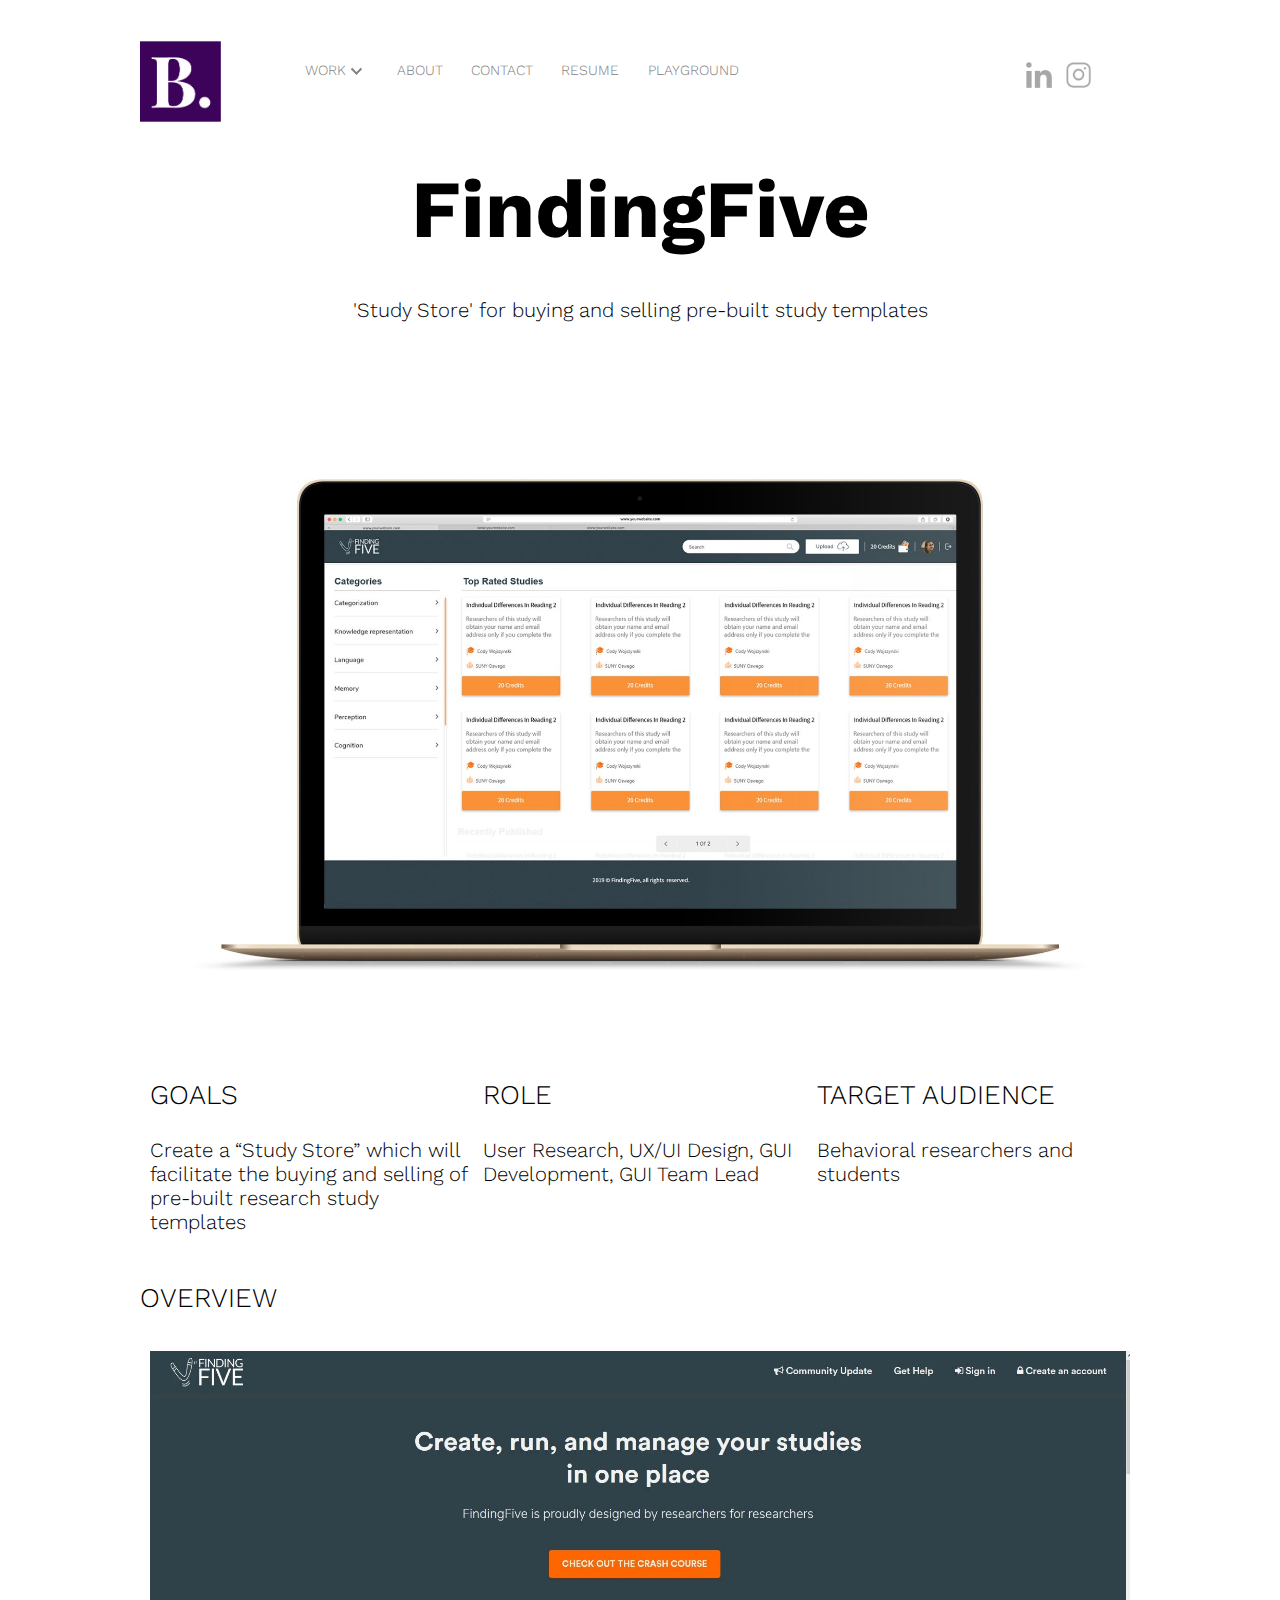
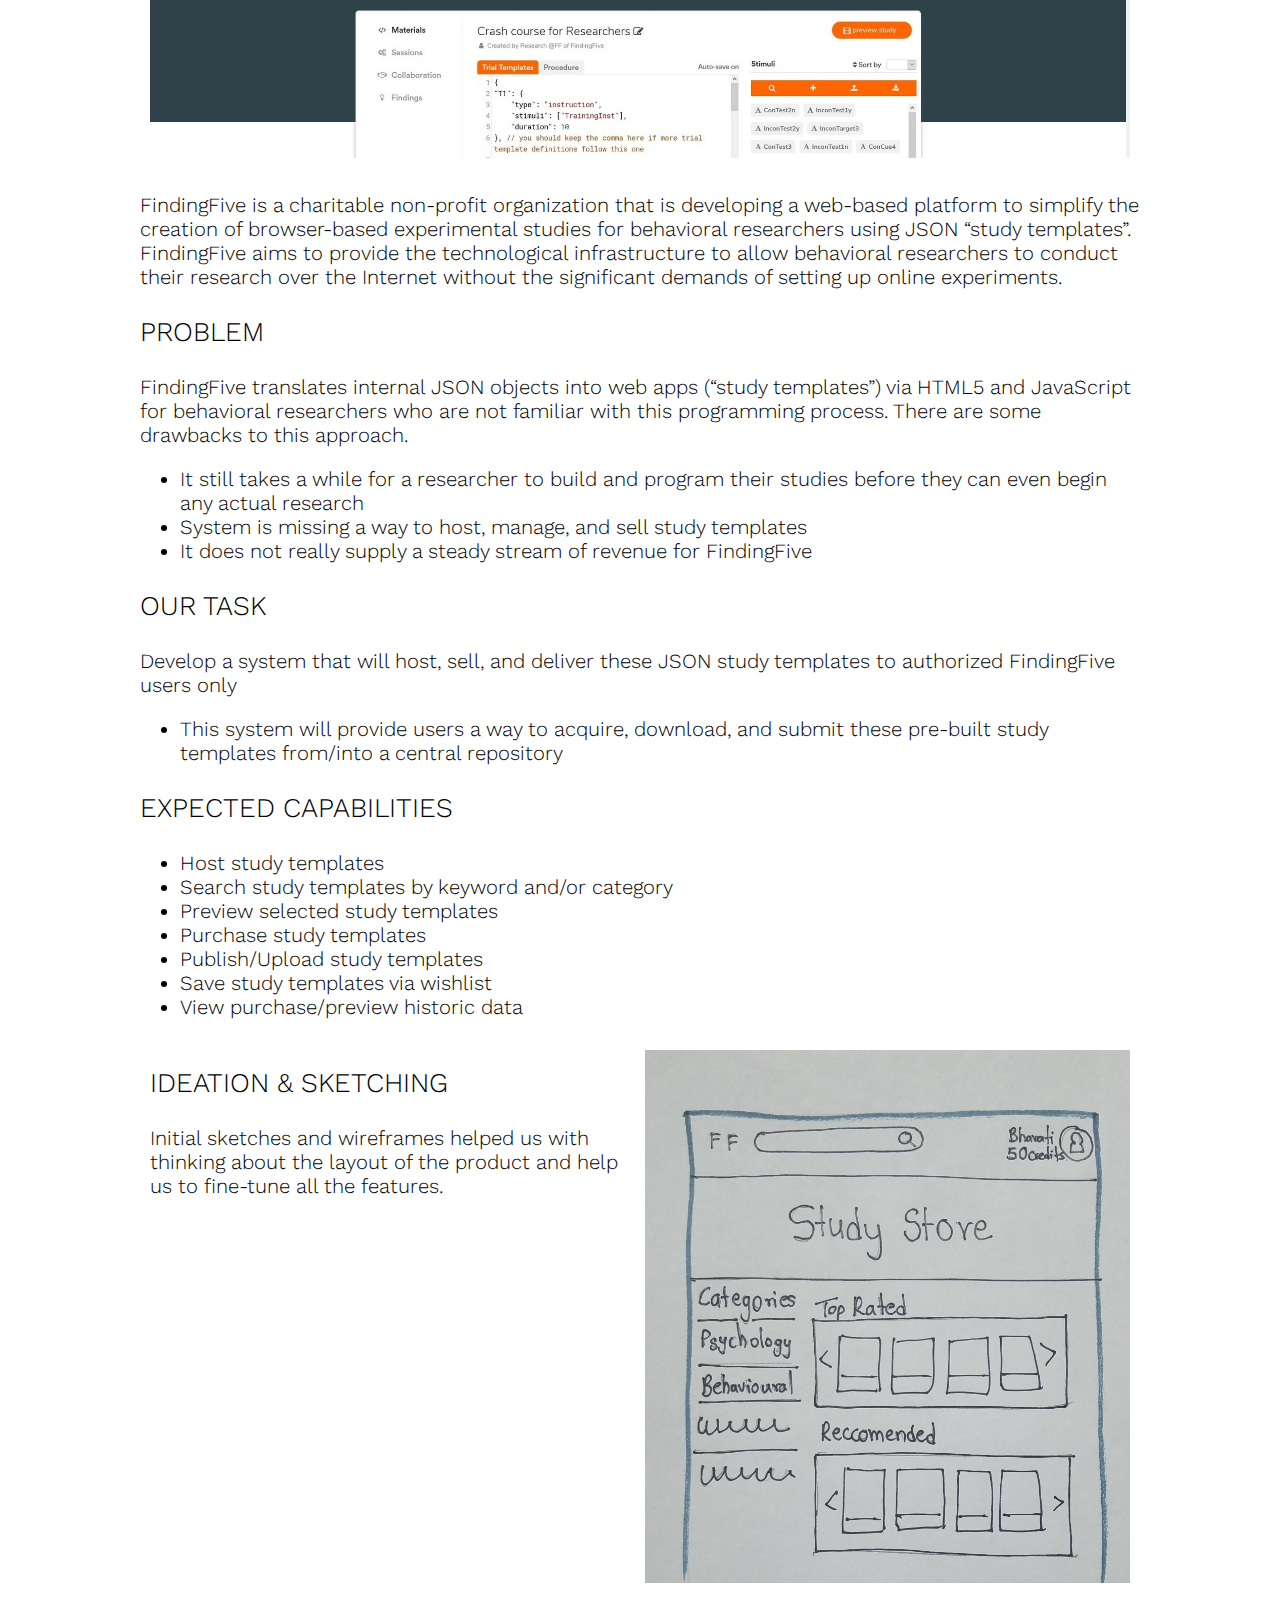
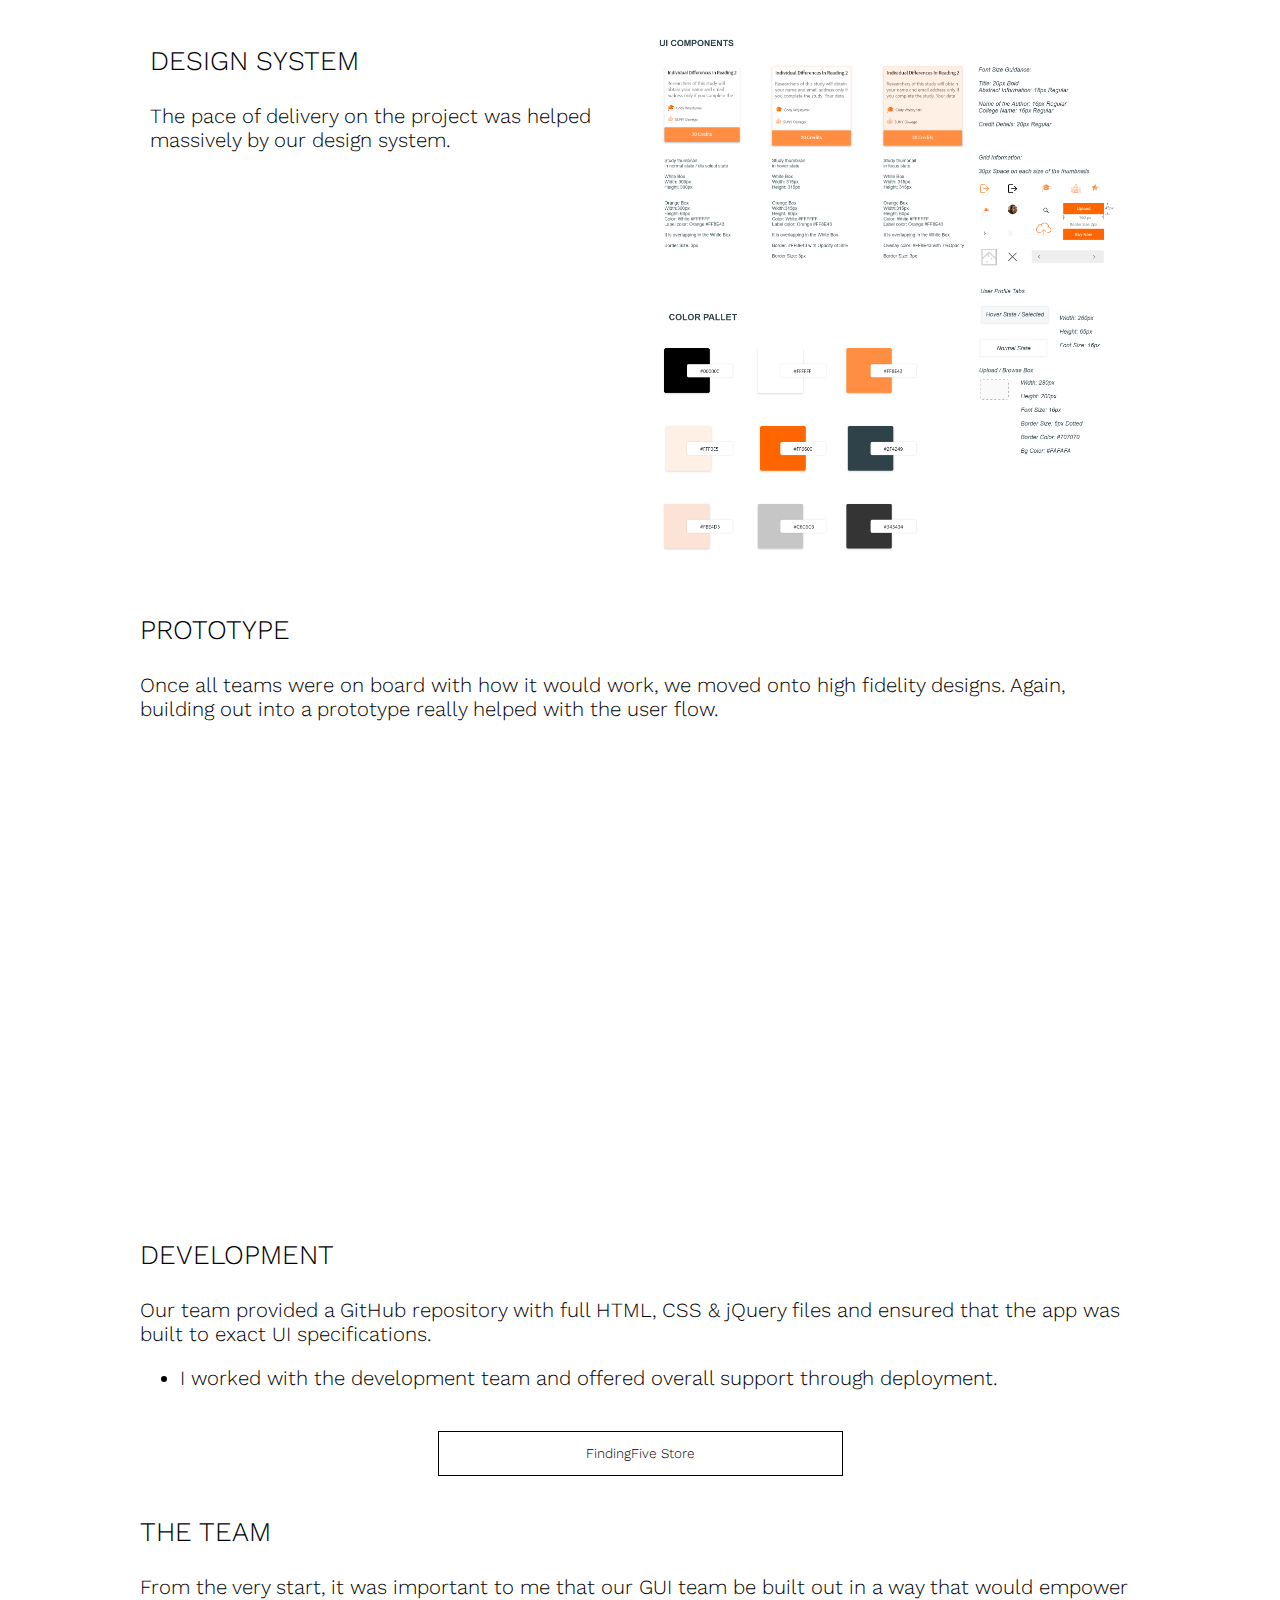
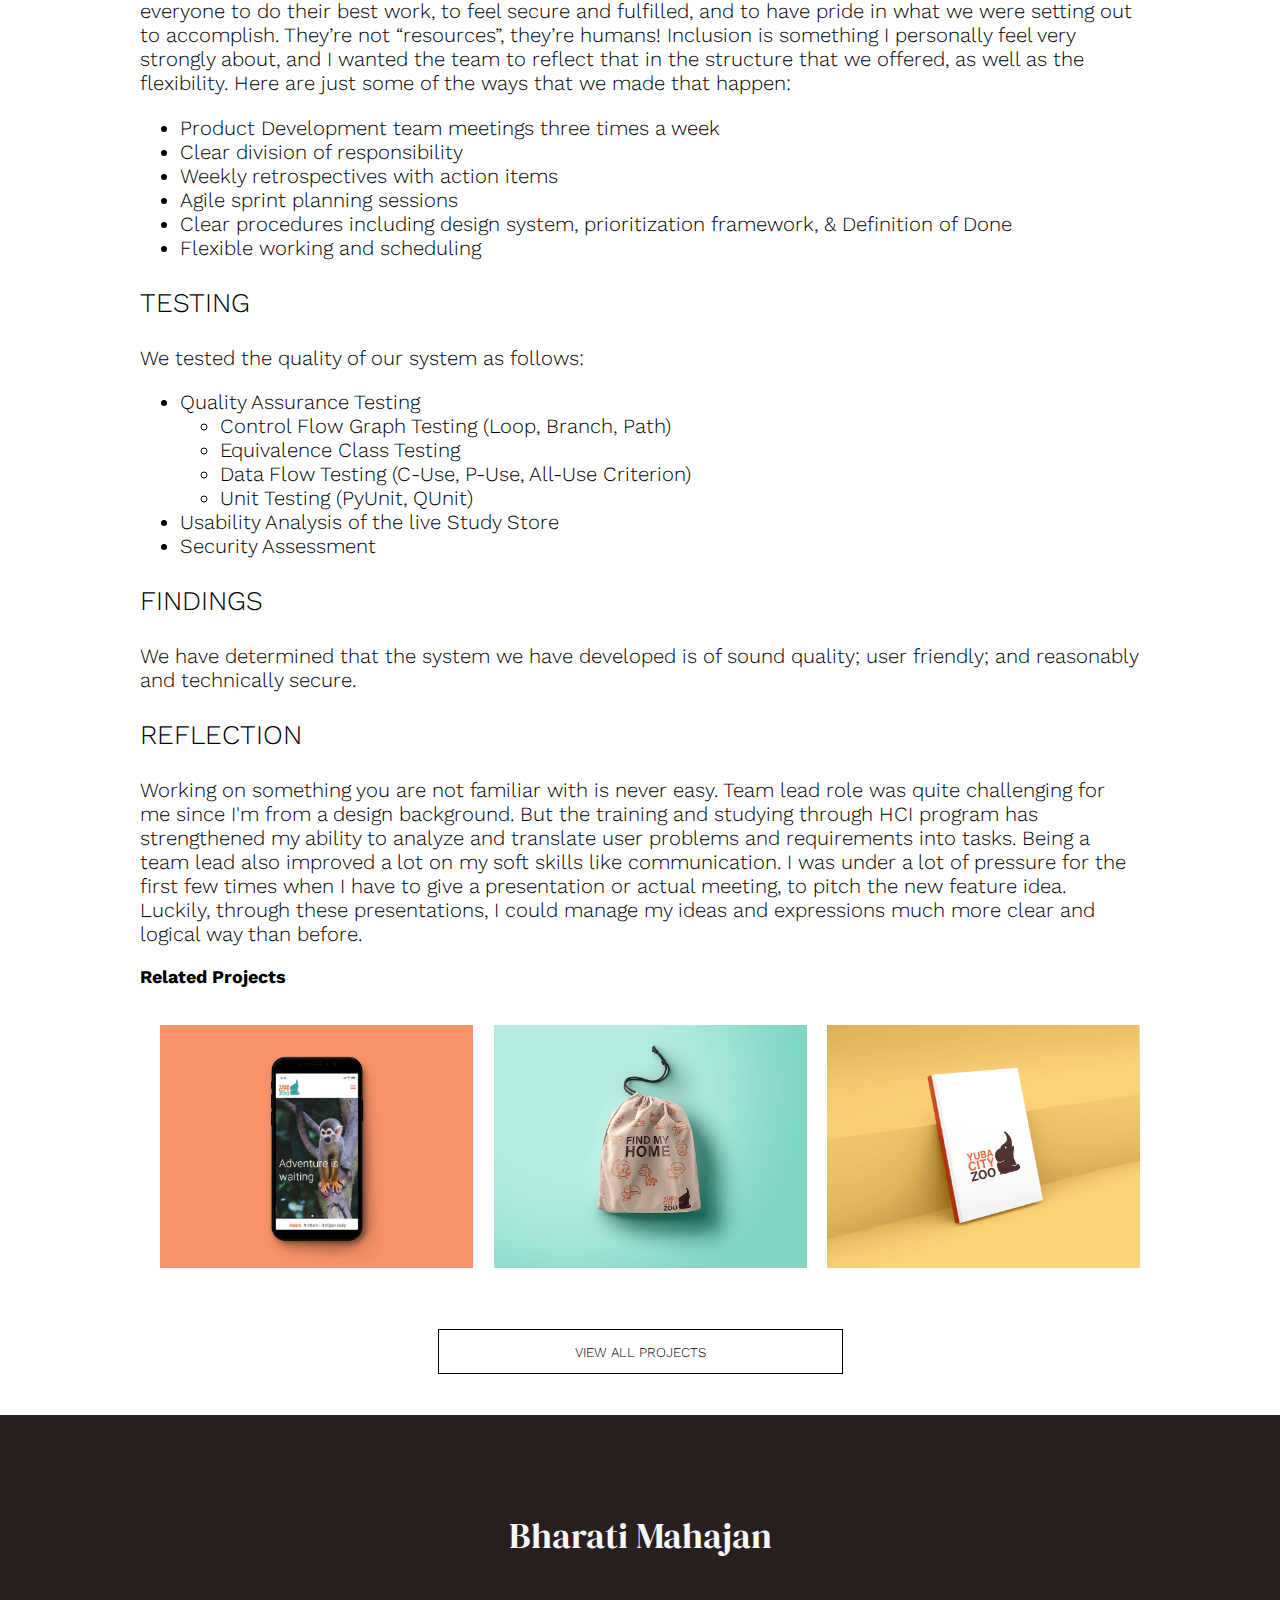
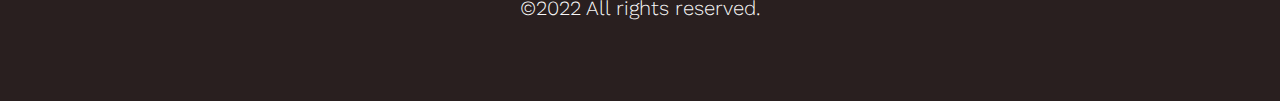
<file: findingfive.html>
<!DOCTYPE html>
<html lang="en">
<head>
    <meta charset="UTF-8">
    <meta http-equiv="X-UA-Compatible" content="IE=edge">
    <meta name="viewport" content="width=device-width, initial-scale=1.0">
    <title>FindingFive</title>
    <script src="js/script.js"></script>
    <link href="css/style.css" rel="stylesheet">
    <link href="https://fonts.googleapis.com/css?family=Playfair Display:400,700|Work Sans:400,700|DM Serif Display:400,700&display=swap " rel="stylesheet">
</head>
<body>
    <header>
        <div class="container container-header" id="container-header">
            <nav>
                <div class="container-ul">
                
                    <div class="hamburger">
                    <span class='bar'></span>
                    <span class='bar'></span>
                    <span class='bar'></span>
                    </div>
                    
                    <div class="b-logo"><a href="index.html" ><img src="images/signature1-b019b9c1.png" alt="signature1-logo.png" class="signature-logo"></a></div>
                    <div class="nav-menu">
                        <div class="nav-menu-work">
                            <div class="nav-menu-div1-link" >WORK
                                <span class="work-bar"></span>
                            </div>
                                <div class="nav-menu-work-dropdown">
                                    <ul class="nav-menu-work-ul">
                                        <div class="nav-menu-work-li">
                                            <a href="kiosk.html" class="nav-menu-work-link">Kiosk</a>
                                        </div>
                                        <div class="nav-menu-work-li">
                                            <a href="website.html" class="nav-menu-work-link">Website</a>
                                        </div>
                                        <div class="nav-menu-work-li">
                                            <a href="game.html" class="nav-menu-work-link">Game</a>
                                        </div>
                                        <div class="nav-menu-work-li">
                                            <a href="brand_guide.html" class="nav-menu-work-link">Brand Guide</a>
                                        </div>
                                        <div class="nav-menu-work-li">
                                            <a href="findingfive.html" class="nav-menu-work-link">FindingFive</a>
                                        </div>
                                        <div class="nav-menu-work-li">
                                            <a href="silverlining.html" class="nav-menu-work-link">Silverlining</a>
                                        </div>
                                    </ul>
                                </div>  
                            
                        </div>
                        <div class="nav-menu-div2">
                            <li class="nav-menu-div2-li"><a href="about.html" class="nav-menu-link">ABOUT</a></li>
                            <li class="nav-menu-div2-li"><a href="contact.html" class="nav-menu-link">CONTACT</a></li>
                            <li class="nav-menu-div2-li"><a href="http://bharatimahajan.sunycreate.cloud/Resume/Bharati_Resume.pdf" class="nav-menu-link">RESUME</a></li>
                            <li class="nav-menu-div2-li"><a href="playground.html" class="nav-menu-link">PLAYGROUND</a></li>
                        </div>
                        <div class="social-media-logo-div">
                            <div class="instagram-logo"><a href="https://www.instagram.com/bharatiiiyanari/" ><img src="images/instagram_icon.png" alt="instagram-logo" class="social-media-logo"></a></div>
                            <div class="linkedin-logo"><a href="https://www.linkedin.com/in/bharatimahajan" ><img src="images/linkedin_icon.png" alt="linkedin-logo" class="social-media-logo"></a></div> 
                        </div> 
                    </div>
                </div>   
            </nav>
        </div> <!-- container ends--> 
    </header>
    <div class="container container-main">
        <div class="main">
            <p class="main-title">FindingFive</p>
            <p class="main-subtitle">'Study Store' for buying and selling pre-built study templates</p>   
        </div>
        <div>
            <img src="images/ff1.jpg">
        </div>
        <div class="img-flex-row-div">
            <div class="img-flex-div-noncenter">
                <p class="div-title">GOALS</p>
                <p>Create a “Study Store” which will facilitate the buying and selling of pre-built research study templates
                </p>
            </div>
            <div class="img-flex-div-noncenter">
                <p class="div-title">ROLE</p>
                <p>User Research, UX/UI Design, GUI Development, GUI Team Lead</p>
            </div>
            <div class="img-flex-div-noncenter">
                <p class="div-title">TARGET AUDIENCE</p>
                <p>Behavioral researchers and students</p>
            </div>
        </div>
        <div>
            <p class="div-title">OVERVIEW</p>
            <div class="img-flex-row-div">
                <div class="img-flex-div">
                    <img src="images/ff_homepage.jpg">
                </div>
            </div>
            <P>
                FindingFive is a charitable non-profit organization that is developing a web-based platform to simplify the creation of browser-based 
                experimental studies for behavioral researchers using JSON “study templates”. FindingFive aims to provide the technological infrastructure 
                to allow behavioral researchers to conduct their research over the Internet without the significant demands of setting up online experiments.
            </P>
        </div>
        <div>
            <p class="div-title">PROBLEM</p>
            <P>FindingFive translates internal JSON objects into web apps (“study templates”) via HTML5 and JavaScript for behavioral researchers who are not 
                familiar with this programming process. There are some drawbacks to this approach.
            </P>
            <ul>
                <li>It still takes a while for a researcher to build and program their studies before they can even begin any actual research</li>
                <li>System is missing a way to host, manage, and sell study templates</li>
                <li>It does not really supply a steady stream of revenue for FindingFive </li>
            </ul>
        </div>
        <div>
            <p class="div-title">OUR TASK</p>
            <p>Develop a system that will host, sell, and deliver these JSON study templates to authorized FindingFive users only</p>
            <ul>
                <li>This system will provide users a way to acquire, download, and submit these pre-built study templates from/into a central repository</li>
            </ul> 
        </div>
        <div>
            <p class="div-title">EXPECTED CAPABILITIES</p>
            <ul>
                <li>Host study templates</li>
                <li>Search study templates by keyword and/or category</li>
                <li>Preview selected study templates</li>
                <li>Purchase study templates</li>
                <li>Publish/Upload study templates</li>
                <li>Save study templates via wishlist</li>
                <li>View purchase/preview historic data </li>
            </ul>
        </div>
        <div class="img-flex-row-div">
            <div class="img-flex-div-noncenter">
                <p class="div-title">IDEATION & SKETCHING</p>
                <p>Initial sketches and wireframes helped us with thinking about the layout of the product and help us to fine-tune all the features. </p>
            </div>
            <div class="img-flex-div">
                <img src="images/ff_sketch.jpg">
            </div>
        </div>
        <div class="img-flex-row-div">
            <div class="img-flex-div-noncenter">
                <p class="div-title">DESIGN SYSTEM</p>
                <p>The pace of delivery on the project was helped massively by our design system. </p>
            </div>
            <div class="img-flex-div">
                <img src="images/Finding Five UI Components Font Size Colors.png">
            </div> 
        </div>
        <div>
            <p class="div-title">PROTOTYPE</p>
            <p>Once all teams were on board with how it would work, we moved onto high fidelity designs. Again, building out into a prototype really helped with the 
                user flow. 
            </p>
            <div>
                <iframe class="iframe-video" title="vimeo-player" src="https://player.vimeo.com/video/432612776?h=e10fa56883" allowfullscreen></iframe>
            </div>
            <p class="div-title"> DEVELOPMENT </p>
            <p>
                Our team provided a GitHub repository with full HTML, CSS & jQuery files and ensured that the app was built to exact UI specifications.
            </p>
            <ul>
                <li>
                    I worked with the development team and offered overall support through deployment. 
                </li>
            </ul>
            <div class="link-button-div">
                <a href="http://bharatimahajan.sunycreate.cloud/SD/home.html" class="link-button">FindingFive Store</a>
            </div>
            <p class="div-title">THE TEAM</p>
            <p>
                From the very start, it was important to me that our GUI team be built out in a way that would empower everyone to do their best work, 
                to feel secure and fulfilled, and to have pride in what we were setting out to accomplish. They’re not “resources”, they’re humans!
                Inclusion is something I personally feel very strongly about, and I wanted the team to reflect that in the structure that we offered, 
                as well as the flexibility. Here are just some of the ways that we made that happen:
            </p>
            <ul>
                <li> Product Development team meetings three times a week</li>
                <li>Clear division of responsibility</li>
                <li>Weekly retrospectives with action items</li>
                <li>Agile sprint planning sessions</li>
                <li>Clear procedures including design system, prioritization framework, & Definition of Done</li>
                <li>Flexible working and scheduling</li>
            </ul>
            <div>
                <p class="div-title"> TESTING </p>
                <p>We tested the quality of our system as follows:</p>
                <ul>
                    <li>Quality Assurance Testing
                        <ul>
                            <li>Control Flow Graph Testing (Loop, Branch, Path)</li>
                            <li>Equivalence Class Testing</li>
                            <li>Data Flow Testing (C-Use, P-Use, All-Use Criterion)</li>
                            <li>Unit Testing (PyUnit, QUnit)</li>
                        </ul>
                    </li>
                    <li>Usability Analysis of the live Study Store</li>
                    <li>Security Assessment</li>
                </ul>
            </div>
            <p class="div-title"> FINDINGS </p>
            <p>We have determined that the system we have developed is of sound quality; user friendly; and reasonably and technically secure. </p>
            <p class="div-title">REFLECTION </p>
            <p>Working on something you are not familiar with is never easy. Team lead role was quite challenging for me since I'm from a design background. 
                But the training and studying through HCI program has strengthened my ability to analyze and translate user problems and requirements into tasks.
                Being a team lead also improved a lot on my soft skills like communication. I was under a lot of pressure for the first few times when I have to 
                give a presentation or actual meeting, to pitch the new feature idea. Luckily, through these presentations, I could manage my ideas and expressions 
                much more clear and logical way than before. 
            </p>
            <div> <!--Div for Related Projects starts-->
                <p class="div-subtitle">Related Projects</p>
                <div class="img-flex-row-div">
                    <div class="img-flex-div">
                        <a href="website.html">
                            <img src="images/Home_1.jpg" class="related-projects-img">
                        </a>
                        
                        <a href="website.html">
                            <div class="img-flex-div-overlay">
                                <p class="img-flex-div-overlay-title">WEBSITE</p>
                                <P class="img-flex-div-overlay-subtitle">Animal Page</P>
                            </div>
                        </a>  
                    </div>
                    <br><br><br>

                    <div class="img-flex-div">
                        <a href="game.html">
                            <img src="images/packaging_low.jpg" class="related-projects-img">
                        </a>
                        <a href="game.html">
                            
                            <div class="img-flex-div-overlay">
                                <p class="img-flex-div-overlay-title">GAME</p>
                                <P class="img-flex-div-overlay-subtitle">Find My Home </P> 
                             </div>
                        </a>  
                    </div>
                    <br><br><br>

                    <div class="img-flex-div">
                        <a href="brand_guide.html">
                            <img src="images/brand_guide_1.jpg" class="related-projects-img">
                        </a>
                        <a href="brand_guide.html">
                            <div class="img-flex-div-overlay">
                                <p class="img-flex-div-overlay-title">Brand Guide</p>
                                <p class="img-flex-div-overlay-subtitle">Design Language</p>
                            </div>
                        </a>
                    </div>
                    <br>
                </div>

                <div class="link-button-div">
                    <a href="home.html" class="link-button">VIEW ALL PROJECTS</a>
                </div>
            </div> <!--Div for Related Projects ends-->
        </div>

    </div>

    <footer>
        <p class="footer-name"> Bharati Mahajan </p>
        <p>©2022 All rights reserved.</p>       
    </footer> 
</body>
</html>
</file>
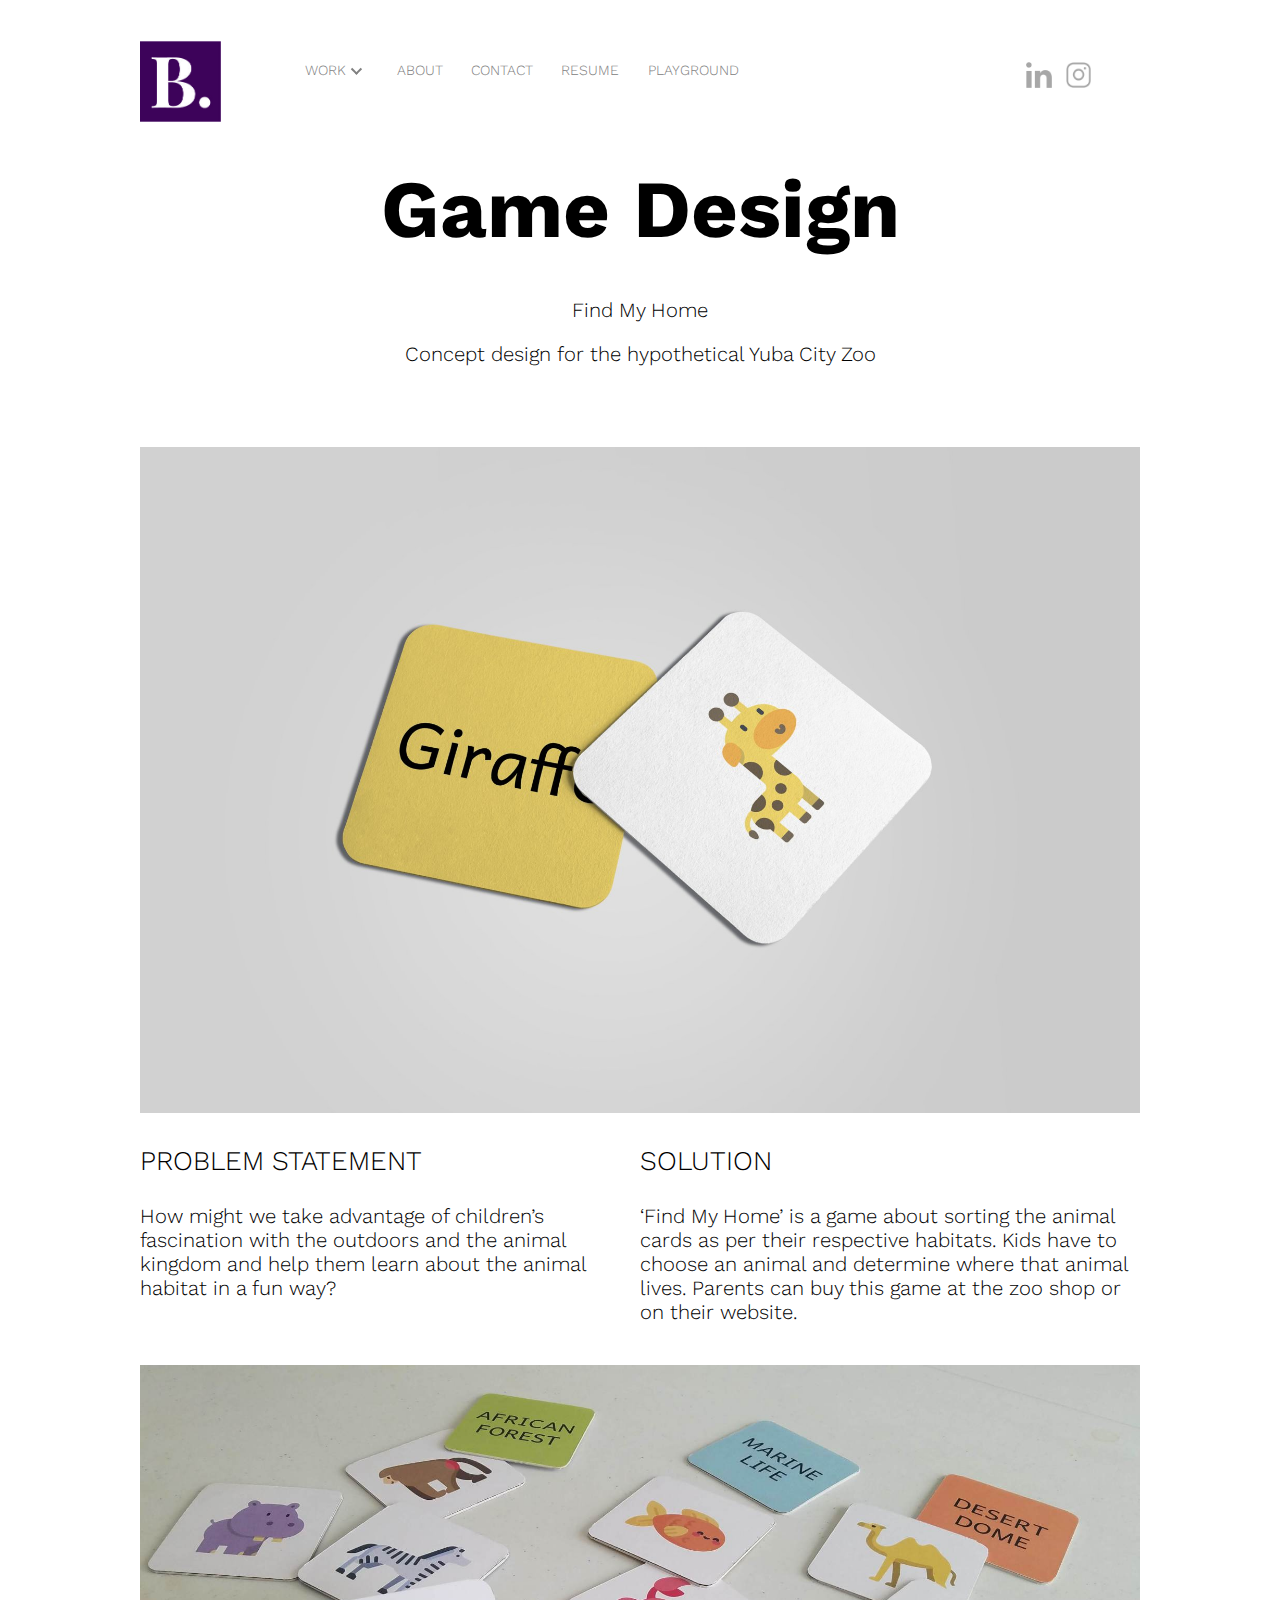
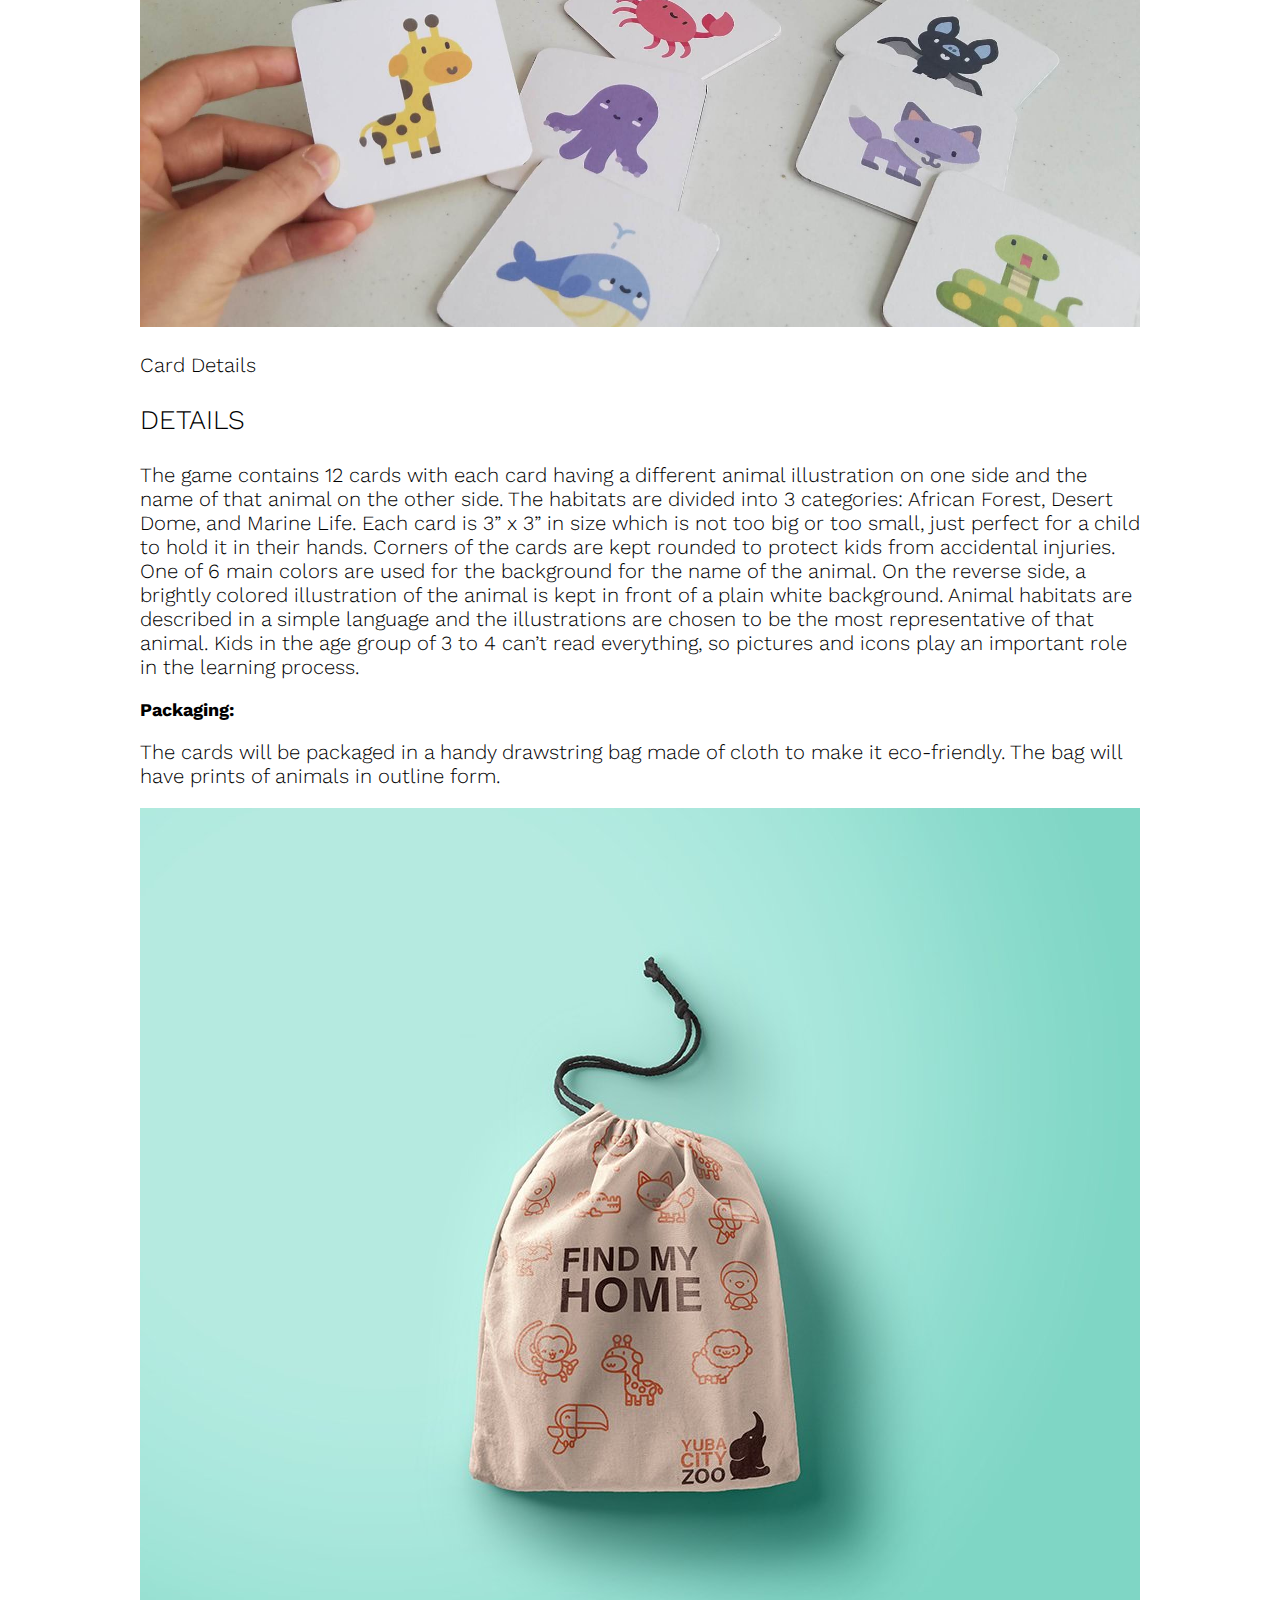
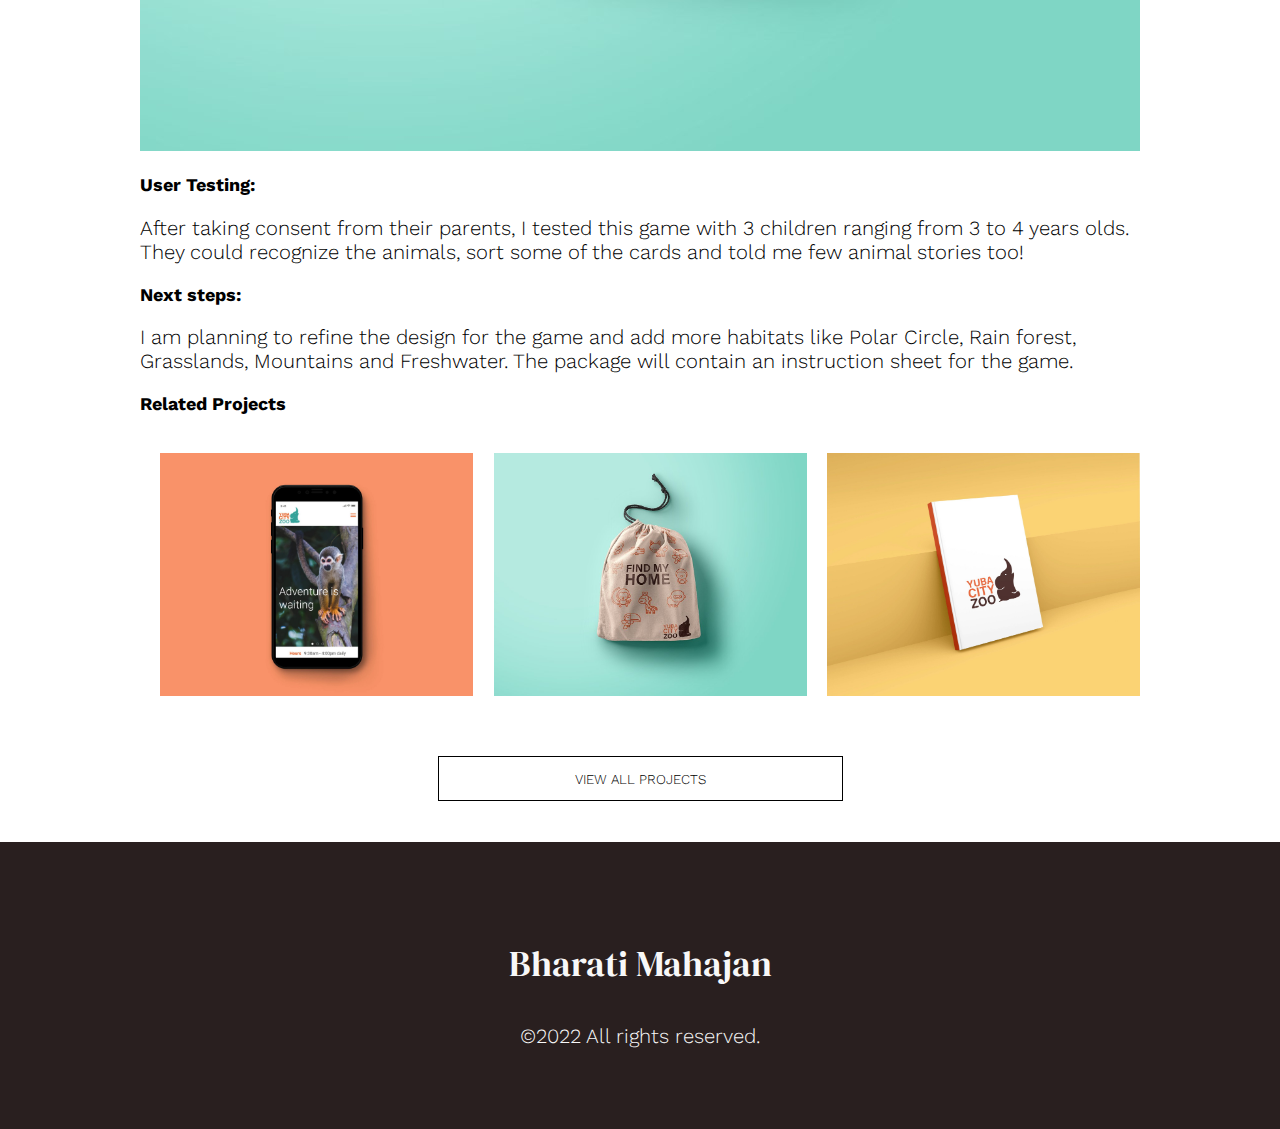
<file: game.html>
<!DOCTYPE html>
<html lang="en">
<head>
    <meta charset="UTF-8">
    <meta http-equiv="X-UA-Compatible" content="IE=edge">
    <meta name="viewport" content="width=device-width, initial-scale=1.0">
    <title>Game</title>
    <script src="js/script.js"></script>
    <link href="css/style.css" rel="stylesheet">
    <link href="https://fonts.googleapis.com/css?family=Playfair Display:400,700|Work Sans:400,700|DM Serif Display:400,700&display=swap " rel="stylesheet">
</head>
<body>
    <header>
        <div class="container container-header" id="container-header">
            <nav>
                <div class="container-ul">
                
                    <div class="hamburger">
                    <span class='bar'></span>
                    <span class='bar'></span>
                    <span class='bar'></span>
                    </div>
                    
                    <div class="b-logo"><a href="index.html" ><img src="images/signature1-b019b9c1.png" alt="signature1-logo.png" class="signature-logo"></a></div>
                    <div class="nav-menu">
                        <div class="nav-menu-work">
                            <div class="nav-menu-div1-link" >WORK
                                <span class="work-bar"></span>
                            </div>
                                <div class="nav-menu-work-dropdown">
                                    <ul class="nav-menu-work-ul">
                                        <div class="nav-menu-work-li">
                                            <a href="kiosk.html" class="nav-menu-work-link">Kiosk</a>
                                        </div>
                                        <div class="nav-menu-work-li">
                                            <a href="website.html" class="nav-menu-work-link">Website</a>
                                        </div>
                                        <div class="nav-menu-work-li">
                                            <a href="game.html" class="nav-menu-work-link">Game</a>
                                        </div>
                                        <div class="nav-menu-work-li">
                                            <a href="brand_guide.html" class="nav-menu-work-link">Brand Guide</a>
                                        </div>
                                        <div class="nav-menu-work-li">
                                            <a href="findingfive.html" class="nav-menu-work-link">FindingFive</a>
                                        </div>
                                        <div class="nav-menu-work-li">
                                            <a href="silverlining.html" class="nav-menu-work-link">Silverlining</a>
                                        </div>
                                    </ul>
                                </div > 
                            
                        </div>
                        <div class="nav-menu-div2">
                            <li class="nav-menu-div2-li"><a href="about.html" class="nav-menu-link">ABOUT</a></li>
                            <li class="nav-menu-div2-li"><a href="contact.html" class="nav-menu-link">CONTACT</a></li>
                            <li class="nav-menu-div2-li"><a href="http://bharatimahajan.sunycreate.cloud/Resume/Bharati_Resume.pdf" class="nav-menu-link">RESUME</a></li>
                            <li class="nav-menu-div2-li"><a href="playground.html" class="nav-menu-link">PLAYGROUND</a></li>
                        </div>
                        <div class="social-media-logo-div">
                            <div class="instagram-logo"><a href="https://www.instagram.com/bharatiiiyanari/" ><img src="images/instagram_icon.png" alt="instagram-logo" class="social-media-logo"></a></div>
                            <div class="linkedin-logo"><a href="https://www.linkedin.com/in/bharatimahajan" ><img src="images/linkedin_icon.png" alt="linkedin-logo" class="social-media-logo"></a></div> 
                        </div> 
                    </div>
                </div>   
            </nav>
        </div> <!-- container ends--> 
    </header>
    <div class="container container-main">
        <div class="main">
            <p class="main-title">Game Design</p>
            <p class="main-subtitle">Find My Home</p>
            <p class="main-subtitle">Concept design for the hypothetical Yuba City Zoo</p>  
        </div>
        <div class="main-content">
            <div>
                <img src="images/Giraffe_Mock_2.jpg">
            </div>
            <div class="img-flex-row-div">
                <div>
                    <p class="div-title">PROBLEM STATEMENT</p>
                    <p>How might we take advantage of children’s fascination with the outdoors and the animal kingdom and help them learn about the animal habitat in 
                        a fun way?
                    </p>
                </div>
                <div>
                    <p class="div-title">SOLUTION</p>
                    <P>‘Find My Home’ is a game about sorting the animal cards as per their respective habitats. Kids have to choose an animal and determine where that animal lives. 
                        Parents can buy this game at the zoo shop or on their website.
                    </P>
                </div>
            </div>
            <div>
                <img src="images/20191207_134352.jpg">
                <p>Card Details</p>
            </div>
            <div>
                <p class="div-title">DETAILS</p>
                <P>The game contains 12 cards with each card having a different animal illustration on one side and the name of that animal on the other side. The habitats are divided into 
                    3 categories: African Forest, Desert Dome, and Marine Life. Each card is 3” x 3” in size which is not too big or too small, just perfect for a child to hold it in their 
                    hands. Corners of the cards are kept rounded to protect kids from accidental injuries. One of 6 main colors are used for the background for the name of the animal. On 
                    the reverse side, a brightly colored illustration of the animal is kept in front of a plain white background. Animal habitats are described in a simple language and the 
                    illustrations are chosen to be the most representative of that animal. Kids in the age group of 3 to 4 can’t read everything, so pictures and icons play an important role 
                    in the learning process.
                </P>
            </div>
            <div>
                <p class="div-subtitle">Packaging:</p>
                <p>The cards will be packaged in a handy drawstring bag made of cloth to make it eco-friendly. The bag will have prints of animals in outline form.</p>
                <img src="images/packaging_low.jpg">
                <p class="div-subtitle">User Testing:</p>
                <p>After taking consent from their parents, I tested this game with 3 children ranging from 3 to 4 years olds. They could recognize the animals, sort some of the cards and told me few 
                    animal stories too!
                </p>
                <p class="div-subtitle">Next steps:</p>
                <p>I am planning to refine the design for the game and add more habitats like Polar Circle, Rain forest, Grasslands, Mountains and Freshwater. The package will contain an instruction 
                    sheet for the game.
                </p>  
            </div>
            <div> <!--Div for Related Projects-->
                <p class="div-subtitle">Related Projects</p>
                <div class="img-flex-row-div">
                    <div class="img-flex-div">
                        <a href="website.html">
                            <img src="images/Home_1.jpg" class="related-projects-img">
                        </a>
                        
                        <a href="website.html">
                            
                            <div class="img-flex-div-overlay">
                                <p class="img-flex-div-overlay-title">WEBSITE</p>
                                <P class="img-flex-div-overlay-subtitle">Animal Page</P>
                            </div>
                        </a>
                    </div>
                    <br><br><br>
                    <div class="img-flex-div">
                        <a href="game.html">
                            <img src="images/packaging_low.jpg" class="related-projects-img">
                        </a>
                        <a href="game.html">
                            
                            <div class="img-flex-div-overlay">
                                <p class="img-flex-div-overlay-title">GAME</p>
                                <P class="img-flex-div-overlay-subtitle">Find My Home </P> 
                             </div>
                        </a> 
                    </div>
                    <br><br><br>
                    <div class="img-flex-div">
                        <a href="brand_guide.html">
                            <img src="images/brand_guide_1.jpg" class="related-projects-img">
                        </a>
                        <a href="brand_guide.html">
                            <div class="img-flex-div-overlay">
                                <p class="img-flex-div-overlay-title">Brand Guide</p>
                                <p class="img-flex-div-overlay-subtitle">Design Language</p>
                            </div>
                        </a>
                    </div>
                </div>

                <div class="link-button-div">
                    <a href="home.html" class="link-button">VIEW ALL PROJECTS</a>
                </div>
            </div> <!--Div for Related Projects ends-->
        </div>
    </div>
    <footer>
        <p class="footer-name"> Bharati Mahajan </p>
        <p>©2022 All rights reserved.</p>       
    </footer>  
</body>
</html>
</file>
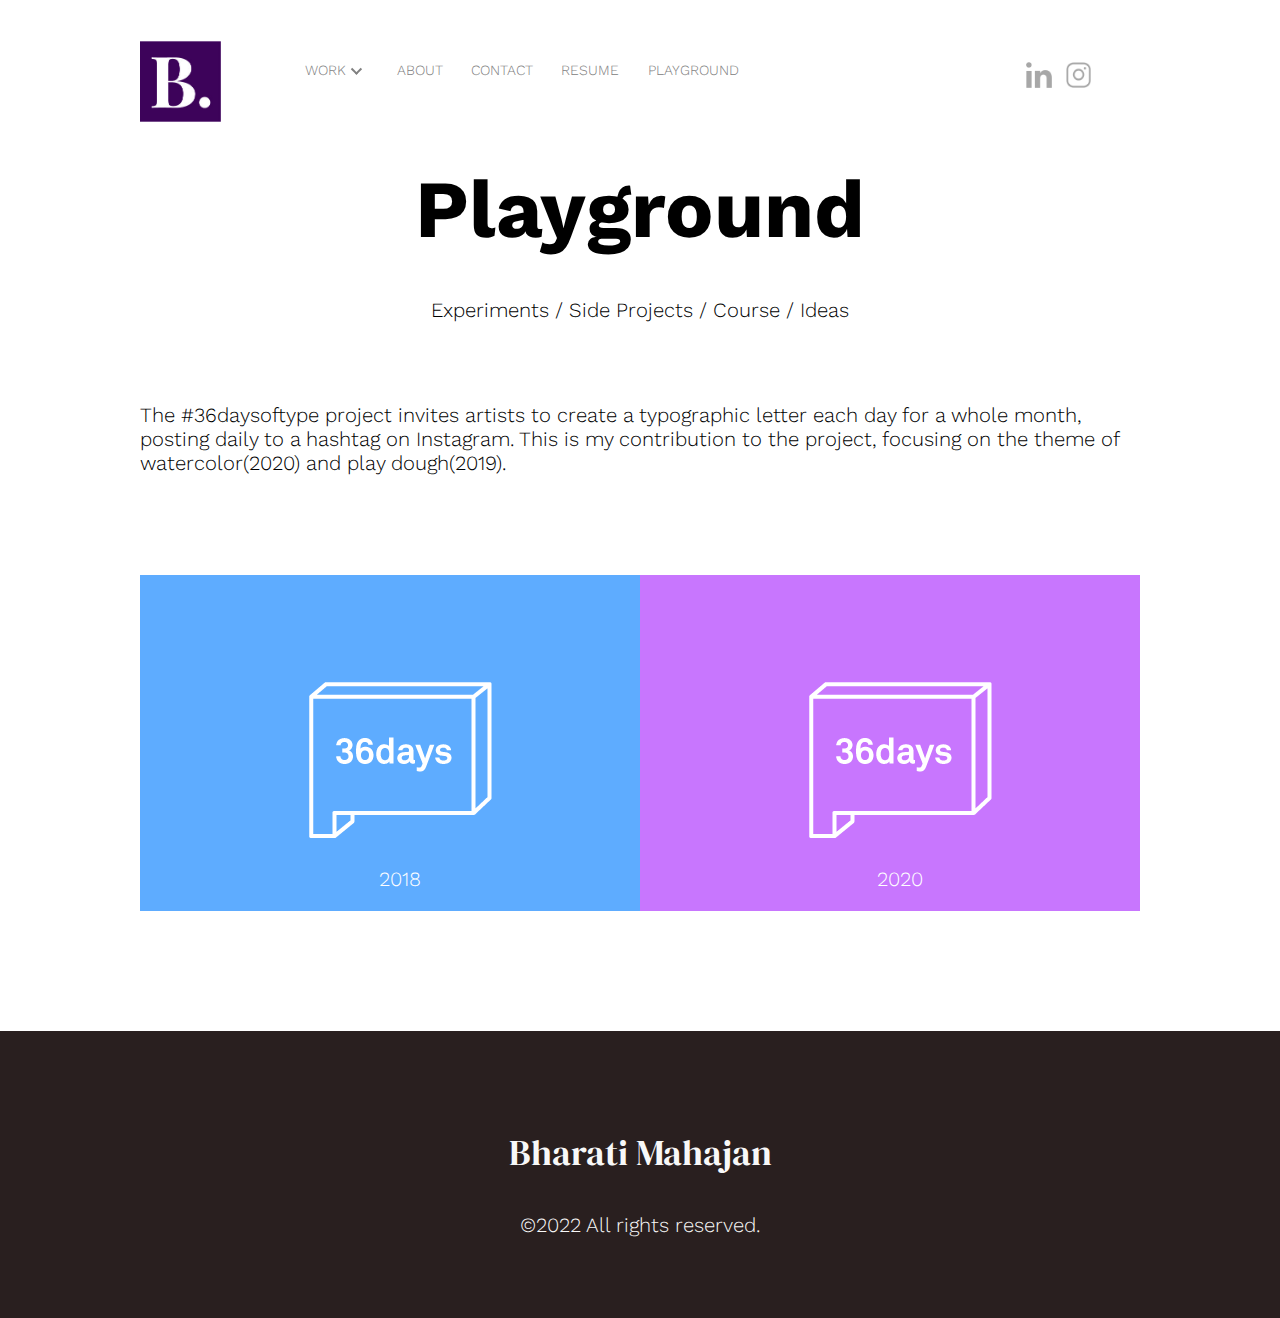
<file: playground.html>
<!DOCTYPE html>
<html lang="en">
<head>
    <meta charset="UTF-8">
    <meta http-equiv="X-UA-Compatible" content="IE=edge">
    <meta name="viewport" content="width=device-width, initial-scale=1.0">
    <title>Playground</title>
    <script src="js/script.js"></script>
    <link href="css/style.css" rel="stylesheet">
    <link href="https://fonts.googleapis.com/css?family=Playfair Display:400,700|Work Sans:400,700|DM Serif Display:400,700&display=swap " rel="stylesheet">
</head>
<body>
    <header>
        <div class="container container-header" id="container-header">
            <nav>
                <div class="container-ul">
                
                    <div class="hamburger">
                    <span class='bar'></span>
                    <span class='bar'></span>
                    <span class='bar'></span>
                    </div>
                    
                    <div class="b-logo"><a href="index.html" ><img src="images/signature1-b019b9c1.png" alt="signature1-logo.png" class="signature-logo"></a></div>
                    <div class="nav-menu">
                        <div class="nav-menu-work">
                            <div class="nav-menu-div1-link" >WORK
                                <span class="work-bar"></span>
                            </div>
                                <div class="nav-menu-work-dropdown">
                                    <ul class="nav-menu-work-ul">
                                        <div class="nav-menu-work-li">
                                            <a href="kiosk.html" class="nav-menu-work-link">Kiosk</a>
                                        </div>
                                        <div class="nav-menu-work-li">
                                            <a href="website.html" class="nav-menu-work-link">Website</a>
                                        </div>
                                        <div class="nav-menu-work-li">
                                            <a href="game.html" class="nav-menu-work-link">Game</a>
                                        </div>
                                        <div class="nav-menu-work-li">
                                            <a href="brand_guide.html" class="nav-menu-work-link">Brand Guide</a>
                                        </div>
                                        <div class="nav-menu-work-li">
                                            <a href="findingfive.html" class="nav-menu-work-link">FindingFive</a>
                                        </div>
                                        <div class="nav-menu-work-li">
                                            <a href="silverlining.html" class="nav-menu-work-link">Silverlining</a>
                                        </div>
                                    </ul>
                                </div > 
                            
                        </div>
                        <div class="nav-menu-div2">
                            <li class="nav-menu-div2-li"><a href="about.html" class="nav-menu-link">ABOUT</a></li>
                            <li class="nav-menu-div2-li"><a href="contact.html" class="nav-menu-link">CONTACT</a></li>
                            <li class="nav-menu-div2-li"><a href="http://bharatimahajan.sunycreate.cloud/Resume/Bharati_Resume.pdf" class="nav-menu-link">RESUME</a></li>
                            <li class="nav-menu-div2-li"><a href="playground.html" class="nav-menu-link">PLAYGROUND</a></li>
                        </div>
                        <div class="social-media-logo-div">
                            <div class="instagram-logo"><a href="https://www.instagram.com/bharatiiiyanari/" ><img src="images/instagram_icon.png" alt="instagram-logo" class="social-media-logo"></a></div>
                            <div class="linkedin-logo"><a href="https://www.linkedin.com/in/bharatimahajan" ><img src="images/linkedin_icon.png" alt="linkedin-logo" class="social-media-logo"></a></div> 
                        </div> 
                    </div>
                </div>   
            </nav>
        </div> <!-- container ends--> 
    </header>
    <div class="container container-main">
        <div class="main">
            <p class="main-title">Playground</p>
            <p class="main-subtitle">Experiments / Side Projects / Course / Ideas</p>  
        </div>
        <div class="main-content">
            <p>The #36daysoftype project invites artists to create a typographic letter each day for a whole month, posting daily to a hashtag on Instagram. 
                This is my contribution to the project, focusing on the theme of watercolor(2020) and play dough(2019).
            </p>
            <div class="thirtysix-days-div">
                <div class="thirtysix-days-div1">
                    <div class="thirtysix-days-img thirtysix-days-div1-img">
                        <img src="images/HOME_icon_36daysoftype.png">
                        <p>2018</p>
                    </div>
                    
                </div>
                <div class="thirtysix-days-div2">
                    <div class="thirtysix-days-img thirtysix-days-div2-img">
                        <img src="images/HOME_icon_36daysoftype.png">
                        <p>2020</p>
                    </div>
                    
                </div>
    
            </div>
        </div>
        

    </div>
    <footer>
        <p class="footer-name"> Bharati Mahajan </p>
        <p>©2022 All rights reserved.</p>       
    </footer>
</body>
</html>
</file>
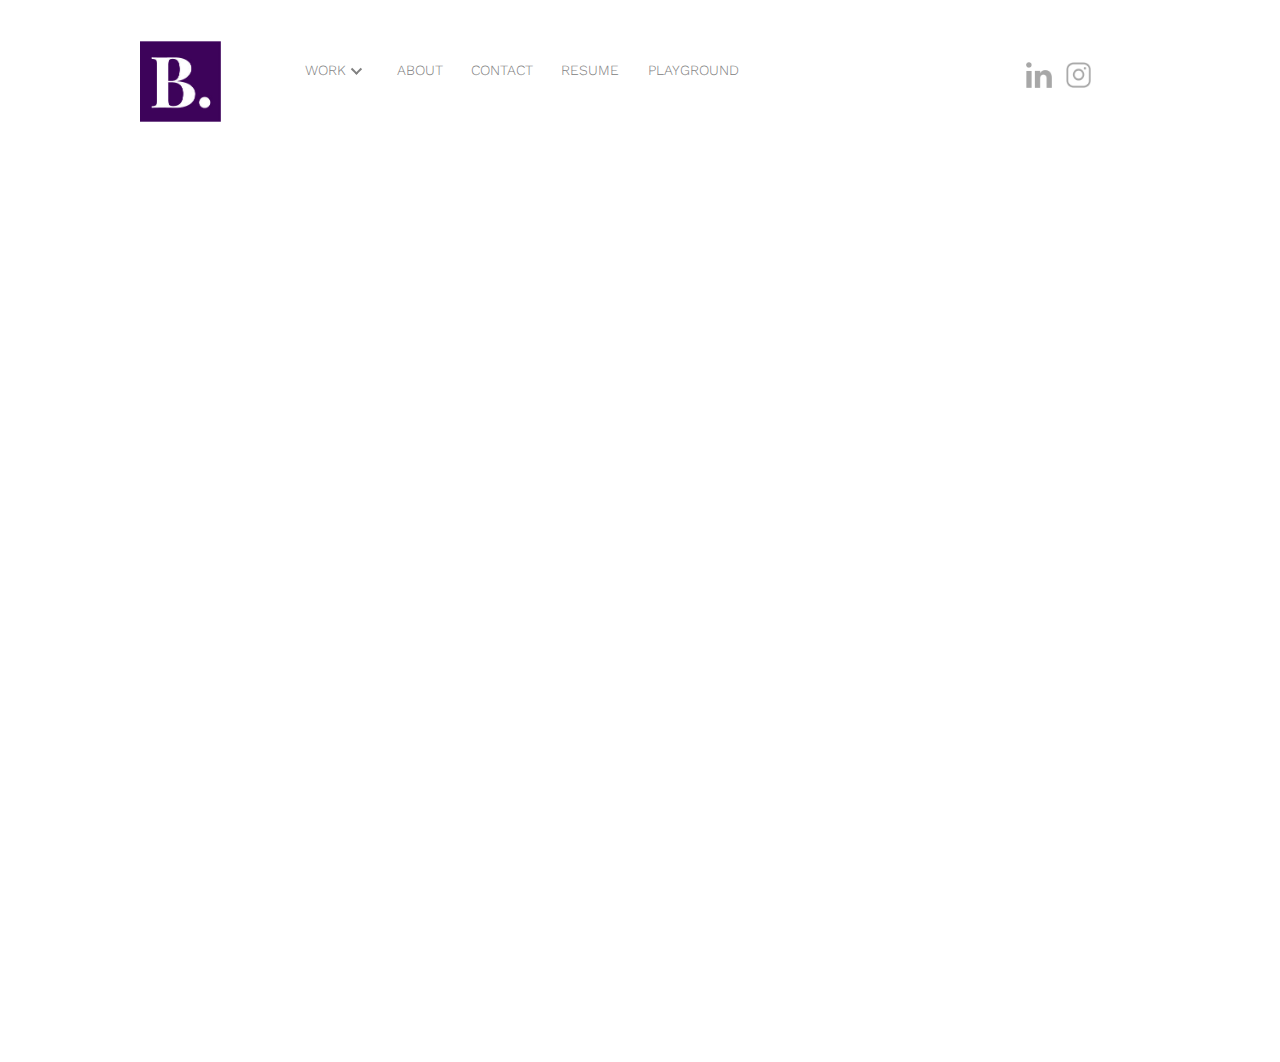
<file: resume.html>
<!DOCTYPE html>
<html lang="en">
<head>
    <meta charset="UTF-8">
    <meta http-equiv="X-UA-Compatible" content="IE=edge">
    <meta name="viewport" content="width=device-width, initial-scale=1.0">
    <title>Resume</title>
    <script src="js/script.js"></script>
    <link href="css/style.css" rel="stylesheet">
    <link href="https://fonts.googleapis.com/css?family=Playfair Display:400,700|Work Sans:400,700|DM Serif Display:400,700&display=swap " rel="stylesheet">
</head>
<body>
    <header>
        <div class="container container-header" id="container-header">
            <nav>
                <div class="container-ul">
                
                    <div class="hamburger">
                    <span class='bar'></span>
                    <span class='bar'></span>
                    <span class='bar'></span>
                    </div>
                    
                    <div class="b-logo"><a href="index.html" ><img src="images/signature1-b019b9c1.png" alt="signature1-logo.png" class="signature-logo"></a></div>
                    <div class="nav-menu">
                        <div class="nav-menu-work">
                            
                                <a href="#" class="nav-menu-div1-link">WORK
                                    <span class="work-bar"></span>
                                </a>
                                <div class="nav-menu-work-dropdown">
                                    <ul class="nav-menu-work-ul">
                                        <div class="nav-menu-work-li">
                                            <a href="kiosk.html" class="nav-menu-work-link">Kiosk</a>
                                        </div>
                                        <div class="nav-menu-work-li">
                                            <a href="website.html" class="nav-menu-work-link">Website</a>
                                        </div>
                                        <div class="nav-menu-work-li">
                                            <a href="game.html" class="nav-menu-work-link">Game</a>
                                        </div>
                                        <div class="nav-menu-work-li">
                                            <a href="brand_guide.html" class="nav-menu-work-link">Brand Guide</a>
                                        </div>
                                        <div class="nav-menu-work-li">
                                            <a href="findingfive.html" class="nav-menu-work-link">FindingFive</a>
                                        </div>
                                        <div class="nav-menu-work-li">
                                            <a href="silverlining.html" class="nav-menu-work-link">Silverlining</a>
                                        </div>
                                    </ul>
                                </div>  
                            
                        </div>
                        <div class="nav-menu-div2">
                            <li class="nav-menu-div2-li"><a href="about.html" class="nav-menu-link">ABOUT</a></li>
                            <li class="nav-menu-div2-li"><a href="contact.html" class="nav-menu-link">CONTACT</a></li>
                            <li class="nav-menu-div2-li"><a href="resume.html" class="nav-menu-link">RESUME</a></li>
                            <li class="nav-menu-div2-li"><a href="playground.html" class="nav-menu-link">PLAYGROUND</a></li>
                        </div>
                        <div class="social-media-logo-div">
                            <div class="instagram-logo"><a href="#" ><img src="images/instagram_icon.png" alt="instagram-logo" class="social-media-logo"></a></div>
                            <div class="linkedin-logo"><a href="#" ><img src="images/linkedin_icon.png" alt="linkedin-logo" class="social-media-logo"></a></div> 
                        </div>     
                    </div>
                    
                </div>   
            </nav>
        </div> <!-- container ends--> 
    </header>
    <div class="container container-main" >
        
    </div>
    
</body>
</html>
</file>
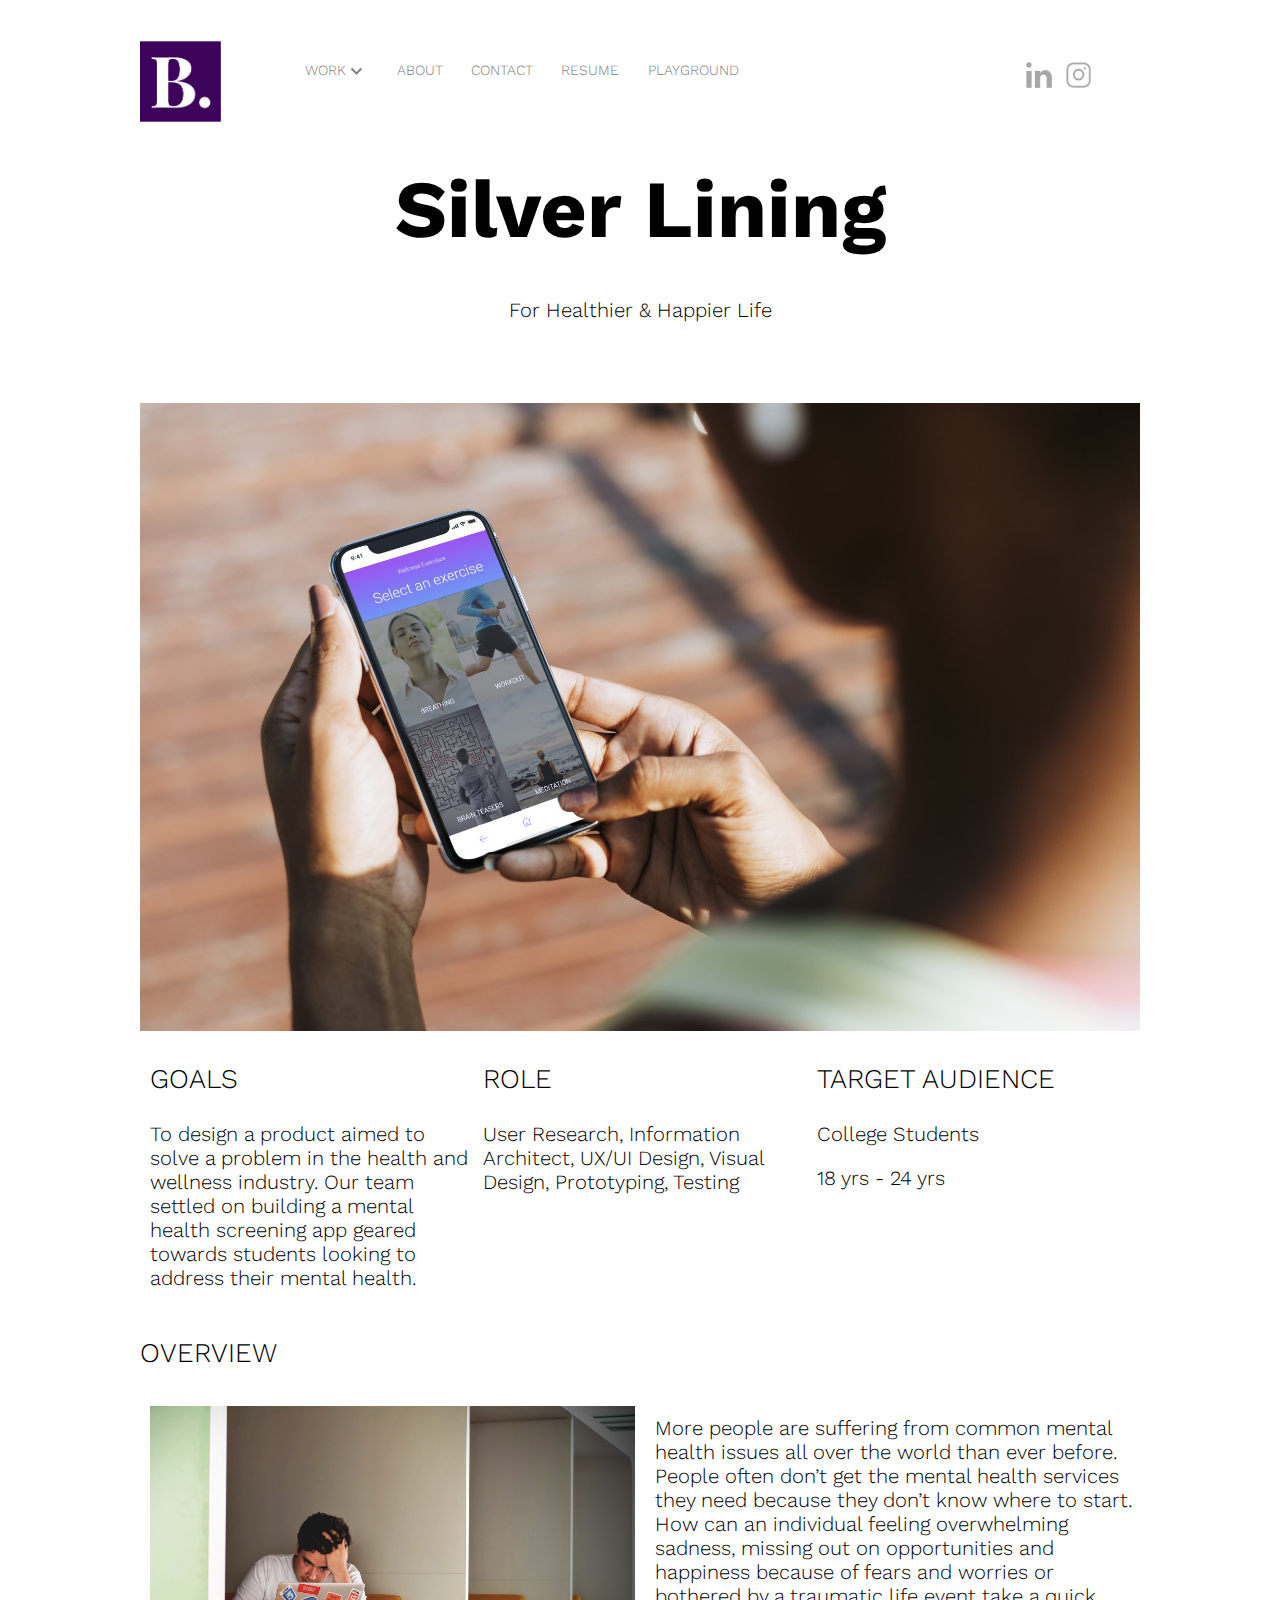
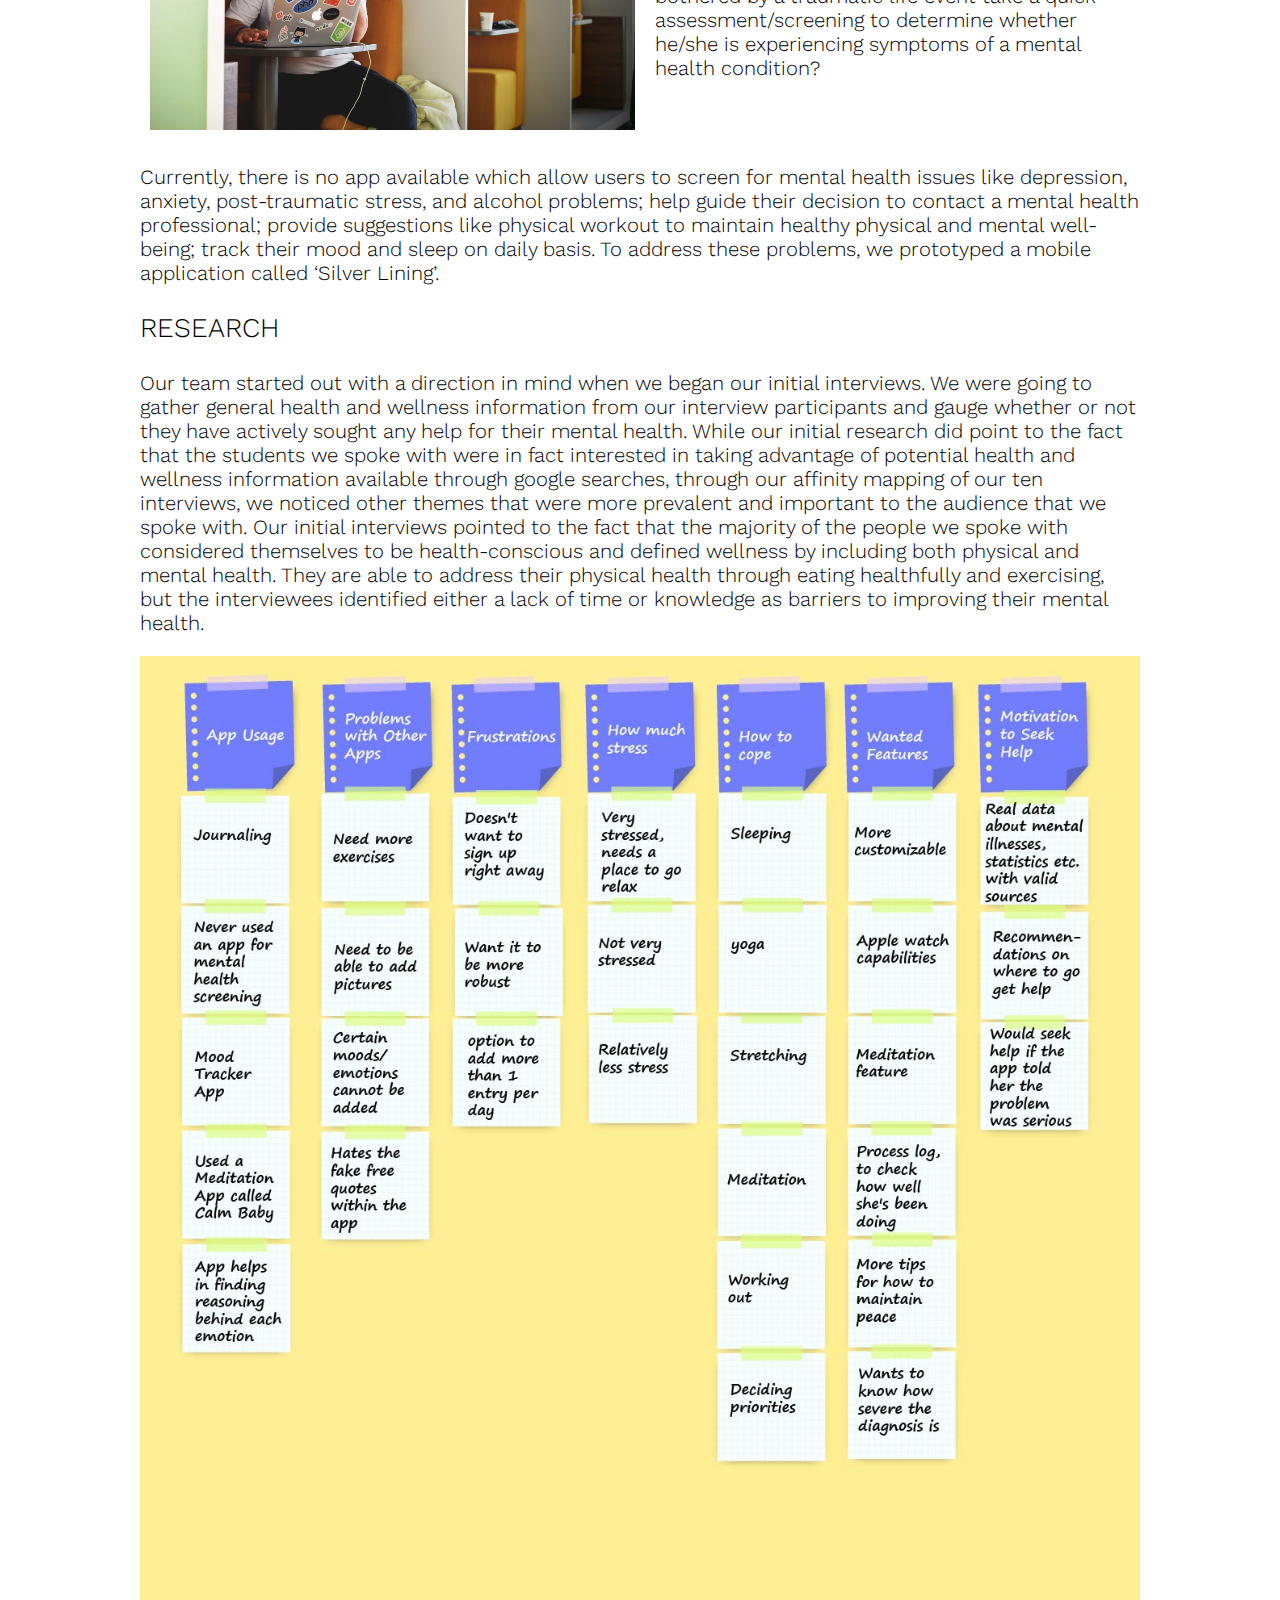
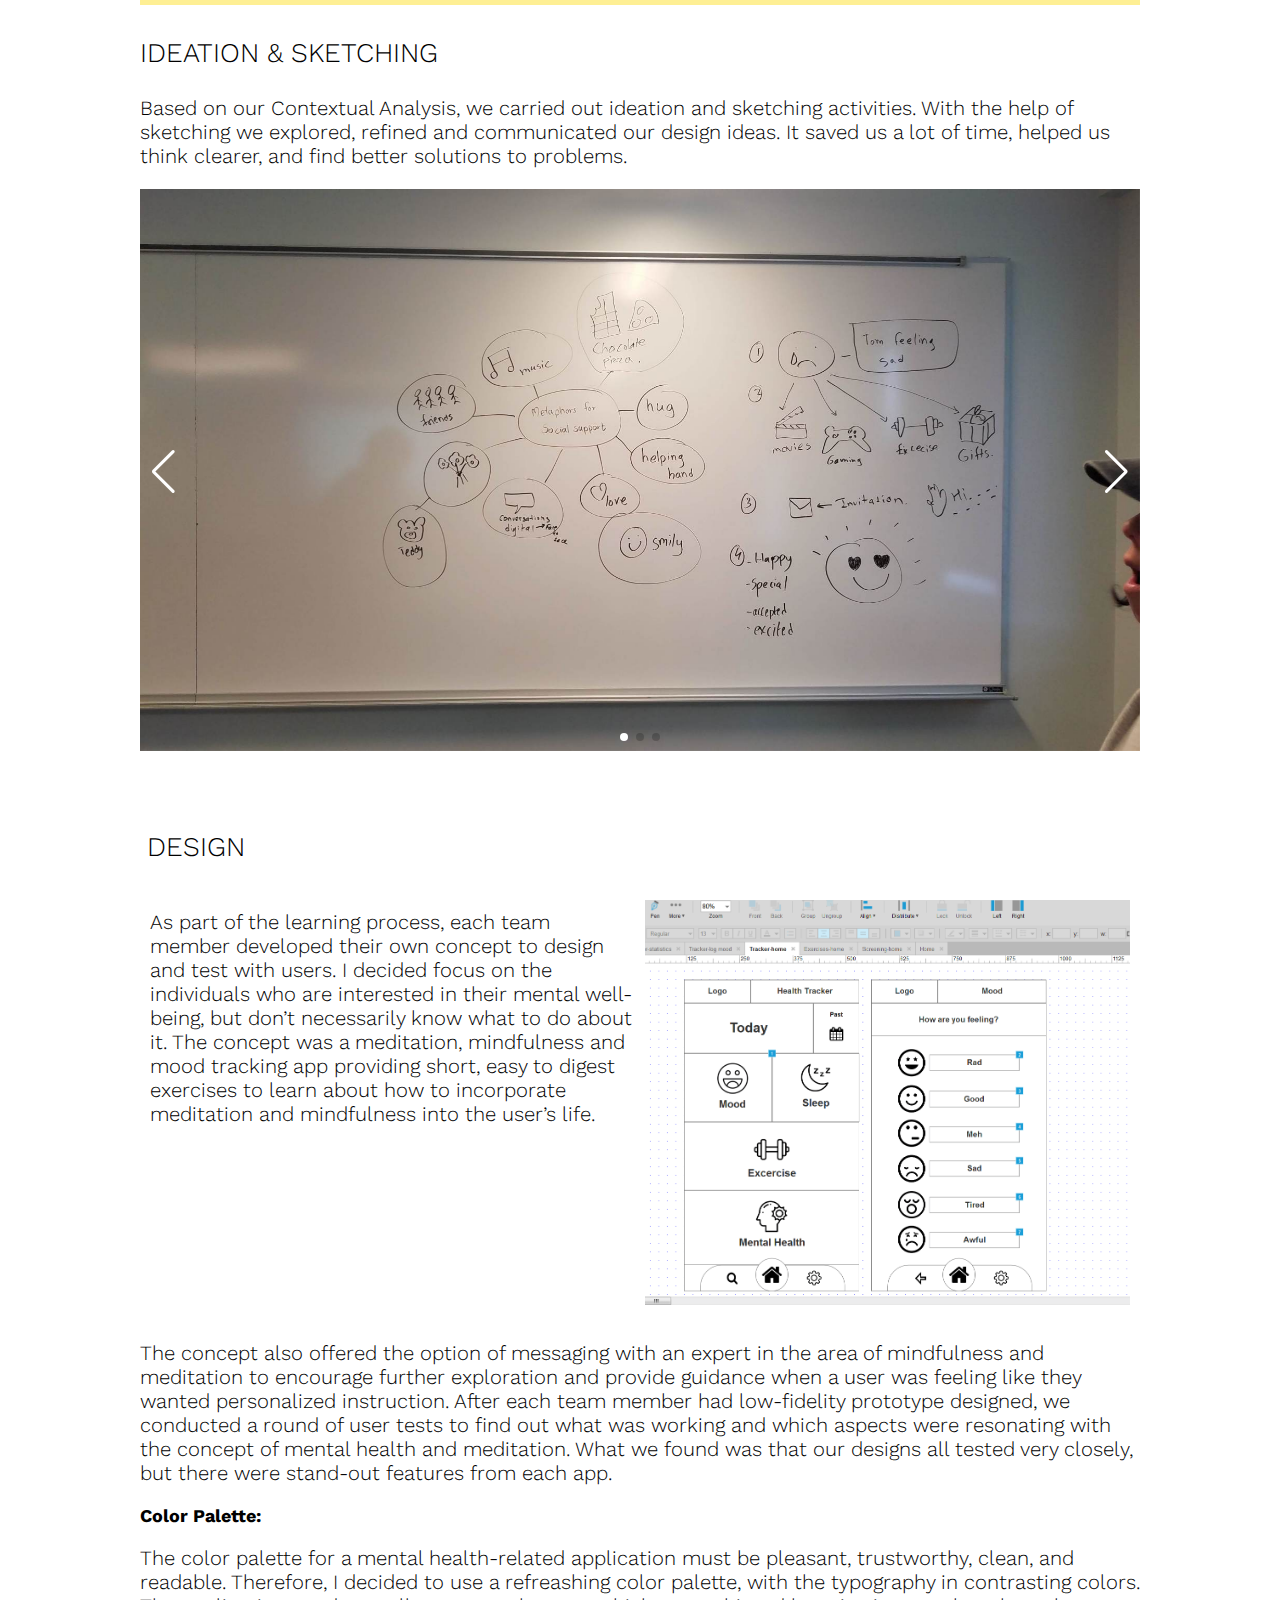
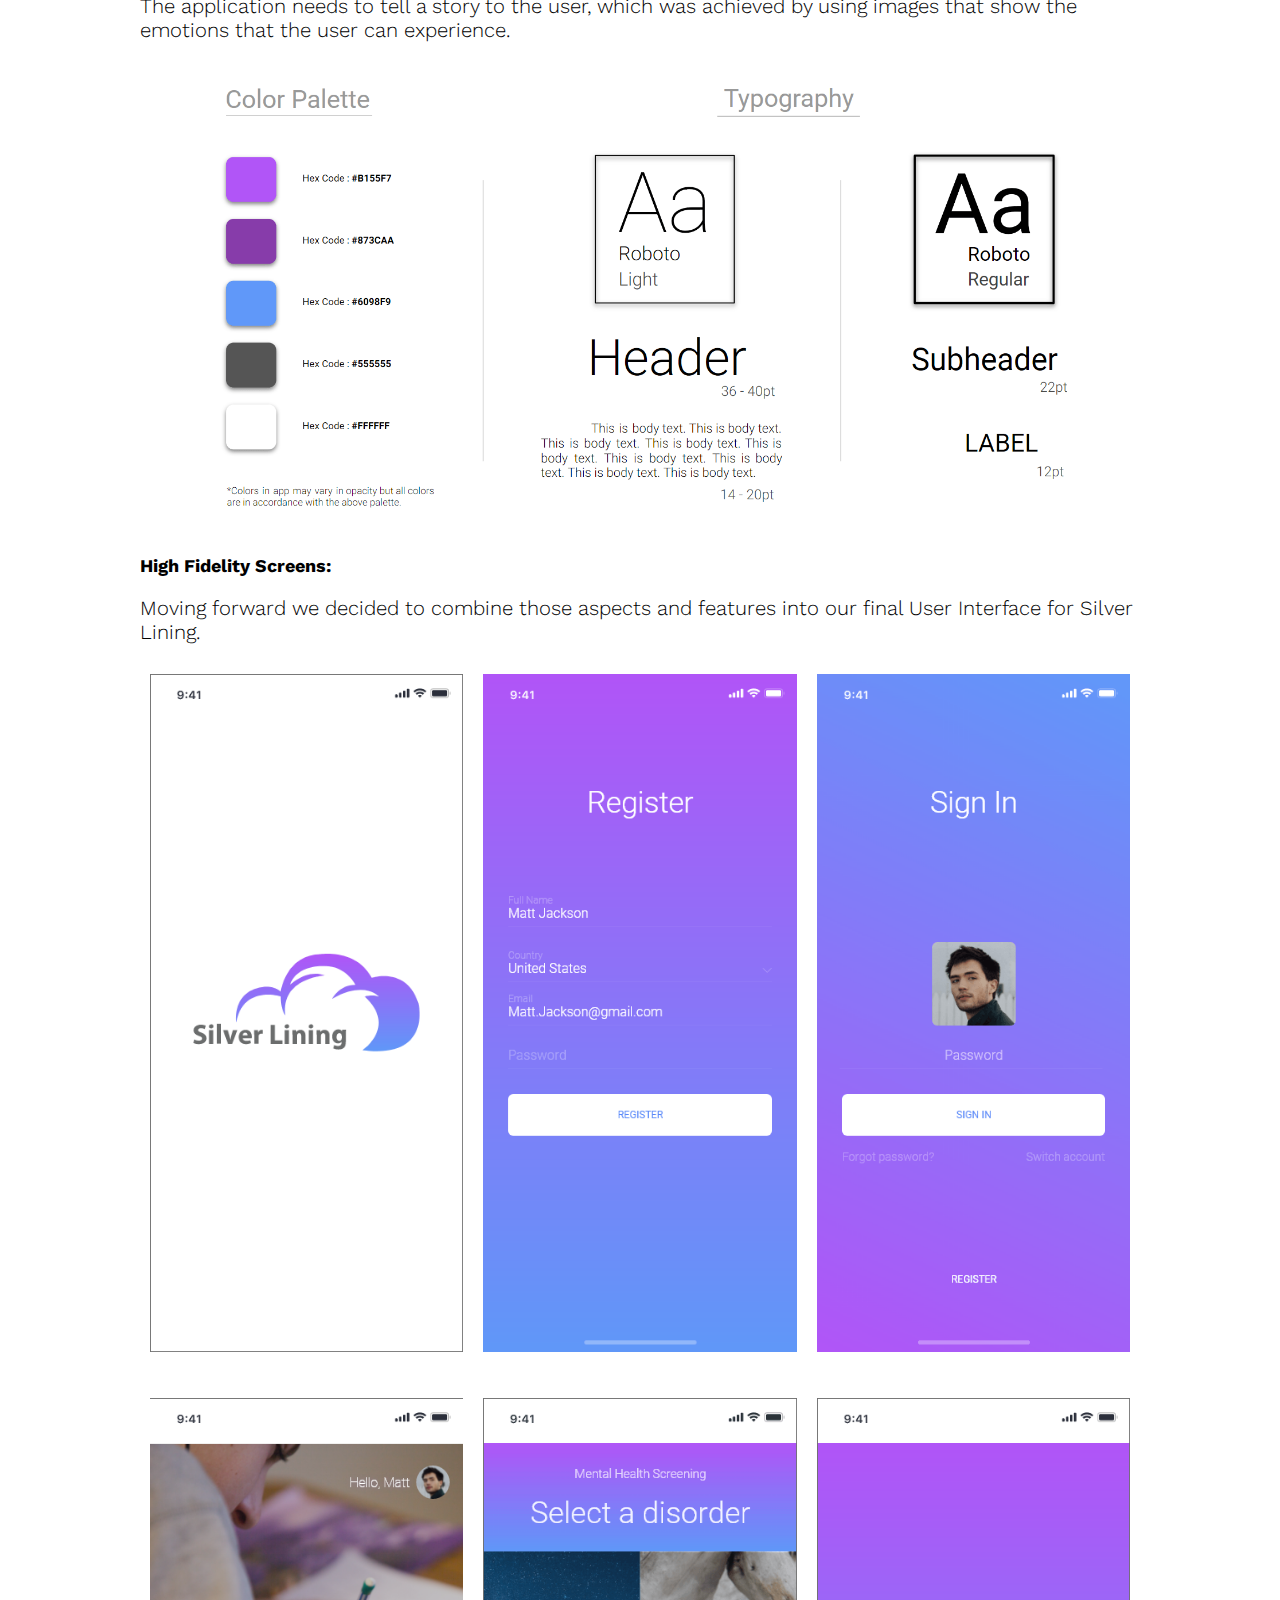
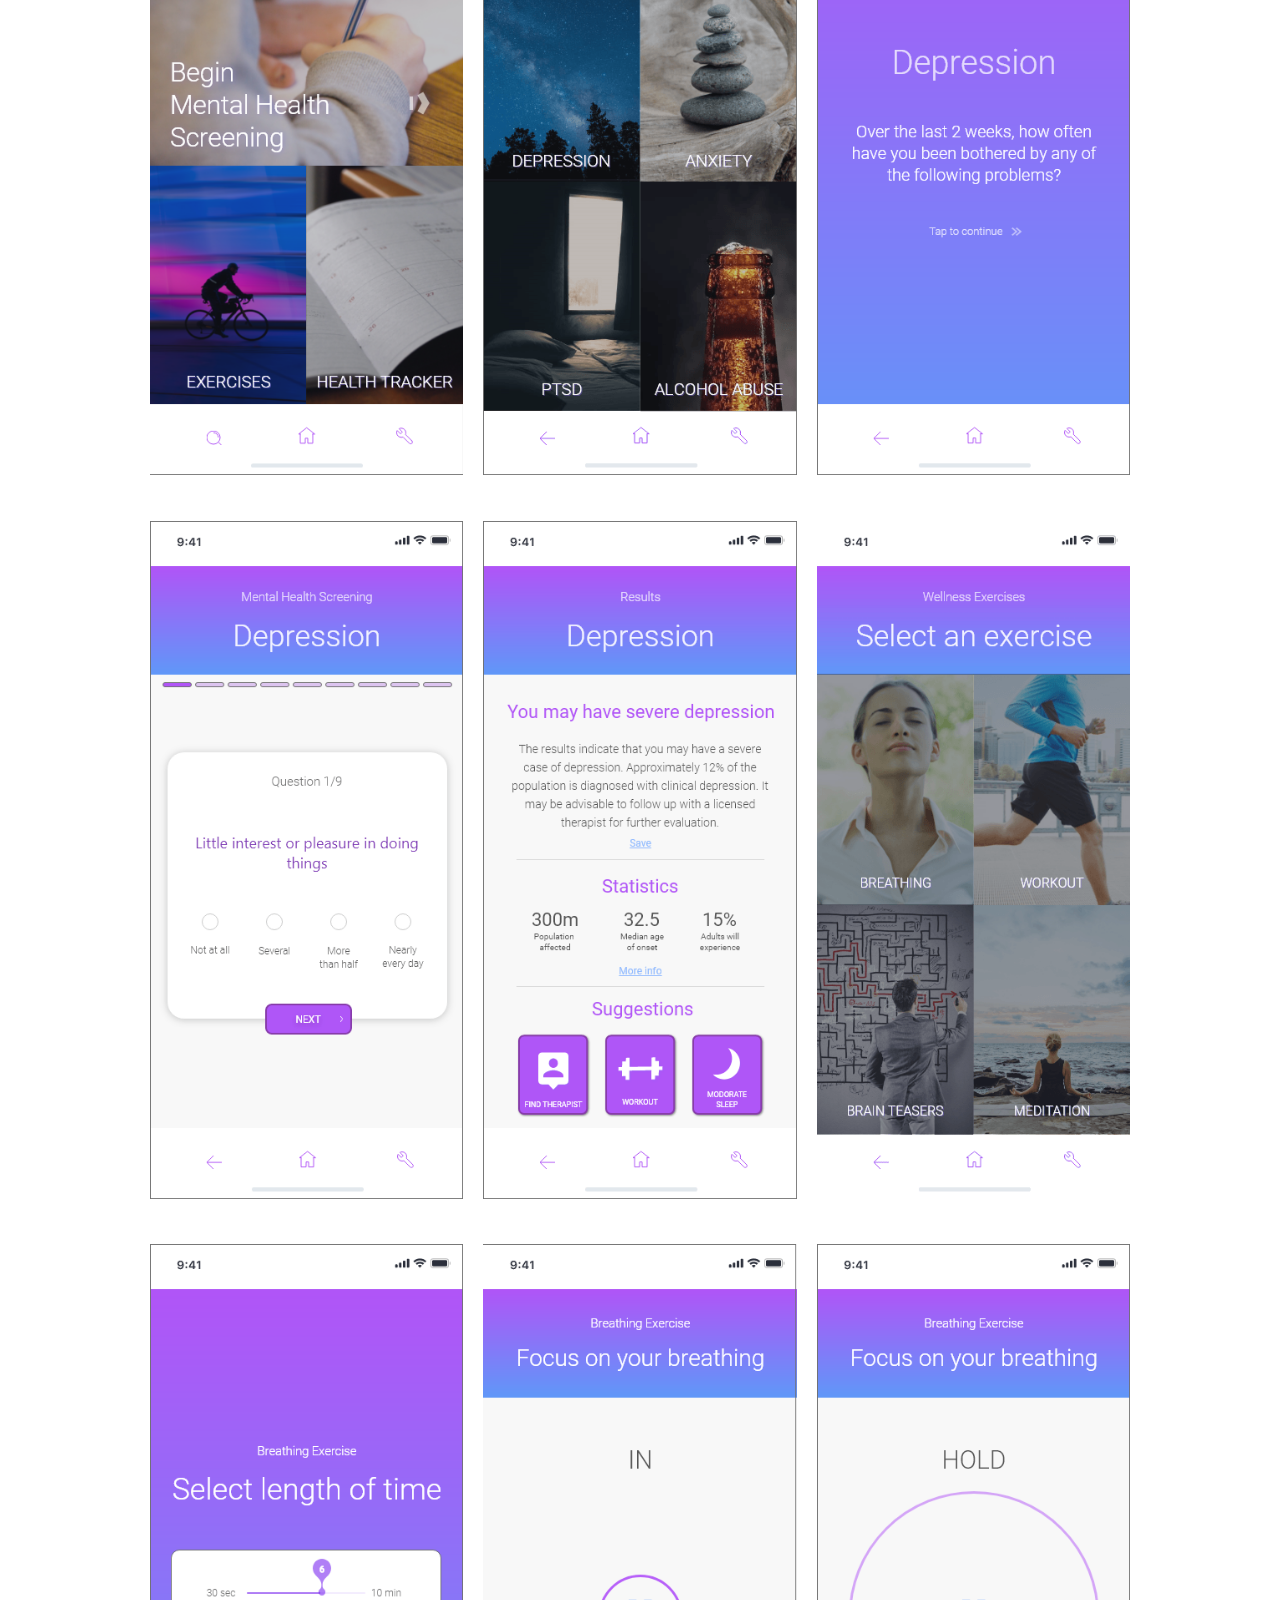
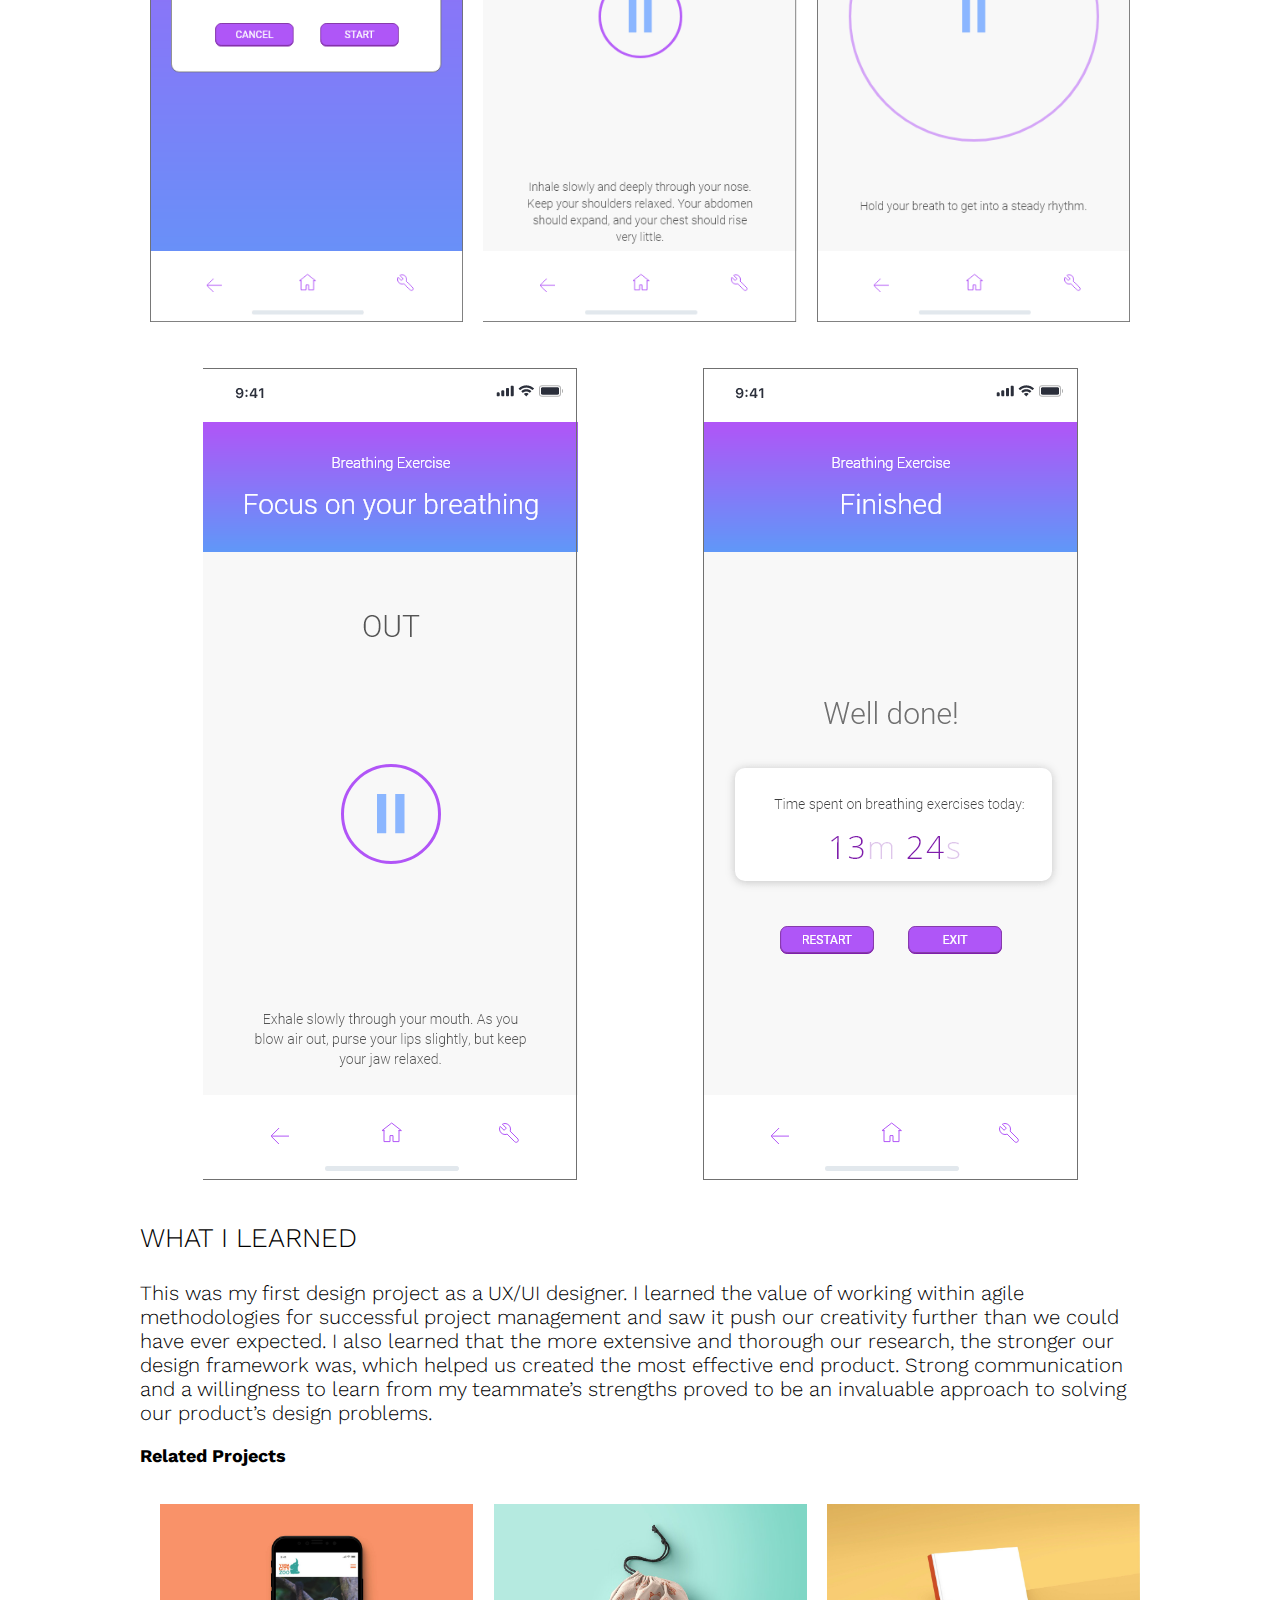
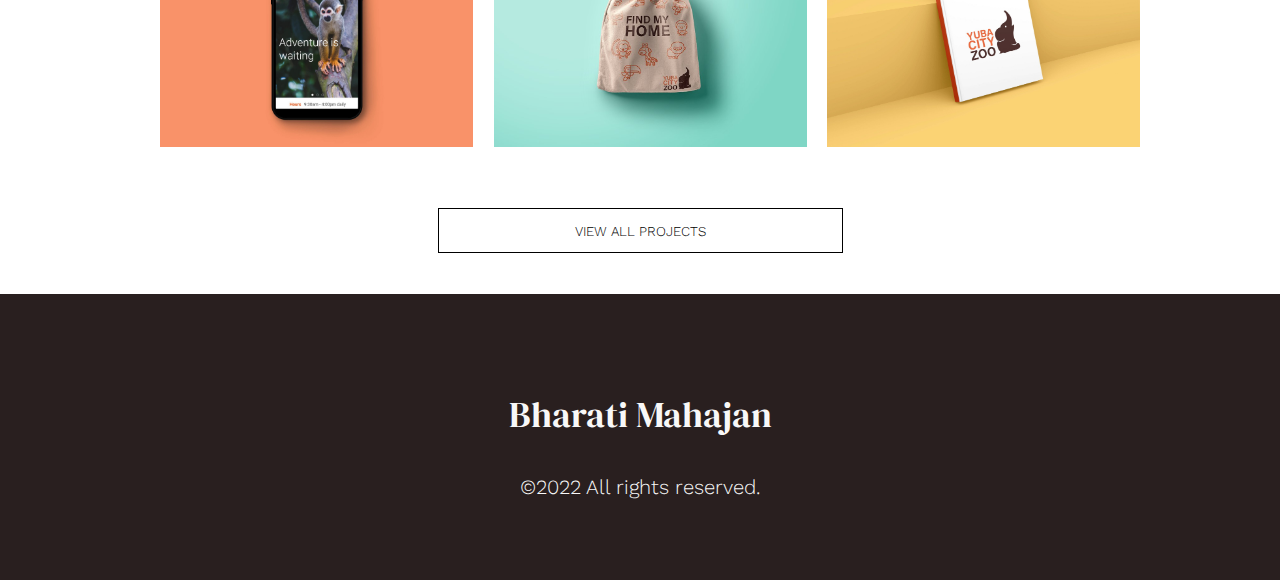
<file: silverlining.html>
<!DOCTYPE html>
<html lang="en">
<head>
    <meta charset="UTF-8">
    <meta http-equiv="X-UA-Compatible" content="IE=edge">
    <meta name="viewport" content="width=device-width, initial-scale=1.0">
    <title>Silverlining</title>
    <script src="js/script.js"></script>
    

    <link href="css/style.css" rel="stylesheet">
    <link href="https://fonts.googleapis.com/css?family=Playfair Display:400,700|Work Sans:400,700|DM Serif Display:400,700&display=swap " rel="stylesheet">
    <link rel="stylesheet" href="https://unpkg.com/swiper@8/swiper-bundle.min.css"/>
    
</head>
<body>
    <header>
        <div class="container container-header" id="container-header">
            <nav>
                <div class="container-ul">
                
                    <div class="hamburger">
                    <span class='bar'></span>
                    <span class='bar'></span>
                    <span class='bar'></span>
                    </div>
                    
                    <div class="b-logo"><a href="home.html" ><img src="images/signature1-b019b9c1.png" alt="signature1-logo.png" class="signature-logo"></a></div>
                    <div class="nav-menu">
                        <div class="nav-menu-work">
                            <div class="nav-menu-div1-link" >WORK
                                <span class="work-bar"></span>
                            </div>
                                <div class="nav-menu-work-dropdown">
                                    <ul class="nav-menu-work-ul">
                                        <div class="nav-menu-work-li">
                                            <a href="kiosk.html" class="nav-menu-work-link">Kiosk</a>
                                        </div>
                                        <div class="nav-menu-work-li">
                                            <a href="website.html" class="nav-menu-work-link">Website</a>
                                        </div>
                                        <div class="nav-menu-work-li">
                                            <a href="game.html" class="nav-menu-work-link">Game</a>
                                        </div>
                                        <div class="nav-menu-work-li">
                                            <a href="brand_guide.html" class="nav-menu-work-link">Brand Guide</a>
                                        </div>
                                        <div class="nav-menu-work-li">
                                            <a href="findingfive.html" class="nav-menu-work-link">FindingFive</a>
                                        </div>
                                        <div class="nav-menu-work-li">
                                            <a href="silverlining.html" class="nav-menu-work-link">Silverlining</a>
                                        </div>
                                    </ul>
                                </div>
                            
                        </div>
                        <div class="nav-menu-div2">
                            <li class="nav-menu-div2-li"><a href="about.html" class="nav-menu-link">ABOUT</a></li>
                            <li class="nav-menu-div2-li"><a href="contact.html" class="nav-menu-link">CONTACT</a></li>
                            <li class="nav-menu-div2-li"><a href="http://bharatimahajan.sunycreate.cloud/Resume/Bharati_Resume.pdf" class="nav-menu-link">RESUME</a></li>
                            <li class="nav-menu-div2-li"><a href="playground.html" class="nav-menu-link">PLAYGROUND</a></li>
                        </div>
                        <div class="social-media-logo-div">
                            <div class="instagram-logo"><a href="https://www.instagram.com/bharatiiiyanari/" ><img src="images/instagram_icon.png" alt="instagram-logo" class="social-media-logo"></a></div>
                            <div class="linkedin-logo"><a href="https://www.linkedin.com/in/bharatimahajan" ><img src="images/linkedin_icon.png" alt="linkedin-logo" class="social-media-logo"></a></div> 
                        </div> 
                    </div>
                </div>   
            </nav>
        </div> <!-- container ends--> 
    </header>
    <div class="container container-main">
        <div class="main">
            <p class="main-title">Silver Lining</p>
            <p class="main-subtitle">For Healthier & Happier Life</p>   
        </div>
        <div>
            <img src="images/sl_opening.jpg">
        </div>
        <div class="img-flex-row-div">
            <div class="img-flex-div-noncenter">
                <p class="div-title"> GOALS</p>
                <p>To design a product aimed to solve a problem in the health and wellness industry. Our team settled on building a mental health screening 
                    app geared towards students looking to address their mental health.
                </p>
            </div>
            <div class="img-flex-div-noncenter">
                <p class="div-title">ROLE</p>
                <p>User Research, Information Architect, UX/UI Design, Visual Design, Prototyping, Testing</p>
            </div>
            <div class="img-flex-div-noncenter">
                <p class="div-title">TARGET AUDIENCE</p>
                <p>College Students </p>
                <p>18 yrs - 24 yrs</p>
            </div>
		</div>
        
        <p class="div-title">OVERVIEW</p>
        
        
        <div class="img-flex-row-div">
            <div class="img-flex-div">
                <img src="images/tim-gouw-1K9T5YiZ2WU-unsplash.jpg">
            </div>
            <div class="img-flex-div-noncenter">
                <p>
                    More people are suffering from common mental health issues all over the world than ever before. People often don’t get the mental health 
                    services they need because they don’t know where to start. How can an individual feeling overwhelming sadness, missing out on opportunities 
                    and happiness because of fears and worries or bothered by a traumatic life event take a quick assessment/screening to determine whether he/she 
                    is experiencing symptoms of a mental health condition?
                </p>
            </div>   
		</div>
        <div>
            <p>
                Currently, there is no app available which allow users to screen for mental health issues like depression, anxiety, post-traumatic stress, and alcohol 
                problems; help guide their decision to contact a mental health professional; provide suggestions like physical workout to maintain healthy physical and 
                mental well-being; track their mood and sleep on daily basis. To address these problems, we prototyped a mobile application called ‘Silver Lining’.
            </p>
        </div>
        <div>
            <p class="div-title">RESEARCH</p>
            <p>Our team started out with a direction in mind when we began our initial interviews. We were going to gather general health and wellness information from our 
                interview participants and gauge whether or not they have actively sought any help for their mental health. While our initial research did point to the fact 
                that the students we spoke with were in fact interested in taking advantage of potential health and wellness information available through google searches, 
                through our affinity mapping of our ten interviews, we noticed other themes that were more prevalent and important to the audience that we spoke with. Our 
                initial interviews pointed to the fact that the majority of the people we spoke with considered themselves to be health-conscious and defined wellness by 
                including both physical and mental health. They are able to address their physical health through eating healthfully and exercising, but the interviewees 
                identified either a lack of time or knowledge as barriers to improving their mental health.
            </p>
            <img src="images/affinity_sl.jpg">
        </div>
        <div >
            <p class="div-title">IDEATION & SKETCHING</p>
            <p>Based on our Contextual Analysis, we carried out ideation and sketching activities. With the help of sketching we explored, refined and communicated our design 
                ideas. It saved us a lot of time, helped us think clearer, and find better solutions to problems. 
            </p>
            <!-- Slider main container -->
            <div class="swiper">
                <!-- Additional required wrapper -->
                <div class="swiper-wrapper">
                <!-- Slides -->
                    <div class="swiper-slide">
                        <img src="images/ideation1.jpg">
                    </div>
                    <div class="swiper-slide">
                        <img src="images/ideation2.jpg">
                    </div>
                    <div class="swiper-slide">
                        <img src="images/ideation3.jpg">
                    </div>
                </div>
                <!-- If we need pagination -->
                <div class="swiper-pagination"></div>
            
                <!-- If we need navigation buttons -->
                <div class="swiper-button-prev"></div>
                <div class="swiper-button-next"></div>
            </div>
            <br><br>
           <div>
               <p class="div-title div-tab">DESIGN</p>
               <div class="img-flex-row-div">
                    <div class="img-flex-div-noncenter">
                        <p>As part of the learning process, each team member developed their own concept to design and test with users. I decided focus on 
                            the individuals who are interested in their mental well-being, but don’t necessarily know what to do about it. The concept was a 
                            meditation, mindfulness and mood tracking app providing short, easy to digest exercises to learn about how to incorporate meditation 
                            and mindfulness into the user’s life. 
                        </p>
                    </div>
                    <div class="img-flex-div">
                        <img src="images/axure.png" class="img-vertical">
                    </div>
                </div>
                <p>
                    The concept also offered the option of messaging with an expert in the area of mindfulness and meditation to encourage further exploration 
                    and provide guidance when a user was feeling like they wanted personalized instruction. After each team member had low-fidelity prototype 
                    designed, we conducted a round of user tests to find out what was working and which aspects were resonating with the concept of mental health 
                    and meditation. What we found was that our designs all tested very closely, but there were stand-out features from each app. 
                </p>
                <p class="div-subtitle">Color Palette:</p>
                <p>The color palette for a mental health-related application must be pleasant, trustworthy, clean, and readable. Therefore, I decided to use a 
                    refreashing color palette, with the typography in contrasting colors. The application needs to tell a story to the user, which was achieved by 
                    using images that show the emotions that the user can experience.
                </p>
                <img src="images/color_p-81acff63.png">
                <p class="div-subtitle">High Fidelity Screens:</p>
                <p>Moving forward we decided to combine those aspects and features into our final User Interface for Silver Lining.</p>
                <div class="img-flex-row-div">
                    <div class="img-flex-div">
                        <img src="images/1-Splash.png">
                    </div>
                    <div class="img-flex-div">
                        <img src="images/2_Register.png">
                    </div>
                    <div class="img-flex-div">
                        <img src="images/3_sign.png">
                    </div>

                </div>
                <div class="img-flex-row-div">
                    <div class="img-flex-div">
                        <img src="images/4_Home.png">
                    </div>
                    <div class="img-flex-div">
                        <img src="images/5_disorder.png">
                    </div>
                    <div class="img-flex-div">
                        <img src="images/6_Depression Instructions.png">
                    </div>
                </div>
                <div class="img-flex-row-div">
                    <div class="img-flex-div">
                        <img src="images/7_Depression 1.png">
                    </div>
                    <div class="img-flex-div">
                        <img src="images/8_.png">
                    </div>
                    <div class="img-flex-div">
                        <img src="images/9_Exercises.png">
                    </div>
                </div>
                <div class="img-flex-row-div">
                    <div class="img-flex-div">
                        <img src="images/10_Breathing Time.png">
                    </div>
                    <div class="img-flex-div">
                        <img src="images/Breathing – 1.png">
                    </div>
                    <div class="img-flex-div">
                        <img src="images/Breathing – 3.png">
                    </div>
                </div>
                <div class="img-flex-row-div">
                    
                    <div class="img-flex-div">
                        <img src="images/Breathing – 5.png">
                    </div>
                    <div class="img-flex-div">
                        <img src="images/Breathing End - 1.png">
                    </div>
                </div>
               
           </div> 
           <div>
               <p class="div-title">WHAT I LEARNED</p>
               <p>
                This was my first design project as a UX/UI designer. I learned the value of working within agile methodologies for successful project management 
                and saw it push our creativity further than we could have ever expected. I also learned that the more extensive and thorough our research, the stronger 
                our design framework was, which helped us created the most effective end product. Strong communication and a willingness to learn from my teammate’s strengths 
                proved to be an invaluable approach to solving our product’s design problems. 
               </p>
           </div>
                
        </div>
        <div> <!--Div for Related Projects-->
            <p class="div-subtitle">Related Projects</p>
            <div class="img-flex-row-div">
                <div class="img-flex-div">
                    <a href="website.html">
                        <img src="images/Home_1.jpg" class="related-projects-img">
                    </a>
                    
                    <a href="website.html">
                        
                        <div class="img-flex-div-overlay">
                            <p class="img-flex-div-overlay-title">WEBSITE</p>
                            <P class="img-flex-div-overlay-subtitle">Animal Page</P>
                        </div>
                    </a> 
                </div>
                <br><br><br>
                <div class="img-flex-div">
                    <a href="game.html">
                        <img src="images/packaging_low.jpg" class="related-projects-img">
                    </a>
                    <a href="game.html">
                        
                        <div class="img-flex-div-overlay">
                            <p class="img-flex-div-overlay-title">GAME</p>
                            <P class="img-flex-div-overlay-subtitle">Find My Home </P> 
                         </div>
                    </a>
                </div>
                <br><br><br>
                <div class="img-flex-div">
                    <a href="brand_guide.html">
                        <img src="images/brand_guide_1.jpg" class="related-projects-img">
                    </a>
                    <a href="brand_guide.html">
                        <div class="img-flex-div-overlay">
                            <p class="img-flex-div-overlay-title">Brand Guide</p>
                            <p class="img-flex-div-overlay-subtitle">Design Language</p>
                        </div>
                    </a>
                </div>
                <br>
            </div>

            <div class="link-button-div">
                <a href="home.html" class="link-button">VIEW ALL PROJECTS</a>
            </div>
        </div> <!--Div for Related Projects ends-->

    </div>
 
    <footer>
        <p class="footer-name"> Bharati Mahajan </p>
        <p>©2022 All rights reserved.</p>       
    </footer> 
    <script src="https://unpkg.com/swiper@8/swiper-bundle.min.js"></script>
    <script>
        
        const swiper = new Swiper('.swiper', {
        // Optional parameters
        
        loop: true,
      
        // If we need pagination
        pagination: {
          el: '.swiper-pagination',
        
          clickable: true,
        //   dynamicBullets: true,
          
          
          
        },
      
        // Navigation arrows
        navigation: {
          nextEl: '.swiper-button-next',
          prevEl: '.swiper-button-prev',
        },
      
       
      });
    </script>
</body>
</html>
</file>
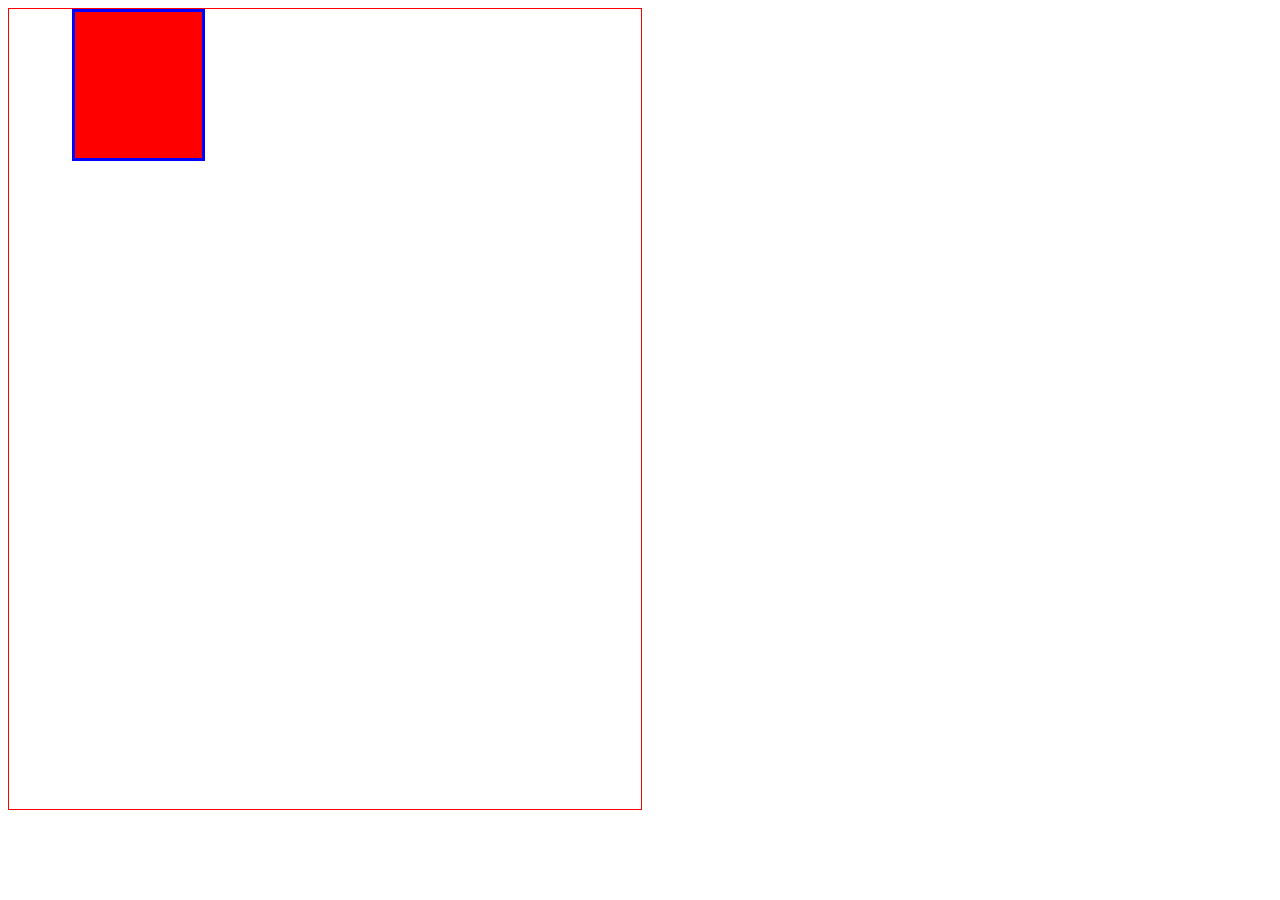
<file: test.html>
<!DOCTYPE html>
<html lang="en">
<head>
    <meta charset="UTF-8">
    <meta http-equiv="X-UA-Compatible" content="IE=edge">
    <meta name="viewport" content="width=device-width, initial-scale=1.0">
    <title>Test</title>
    <style>
        .parent{
            height: 50em;
            width: 50%;
            /* background-color: rgb(223, 179, 179);*/
            border: 1px solid red; 
            display: flex;
           
            /* position: relative; */
        }

        .child1{
            /* height: 10em;
            width: 10em; */
            /* position:absolute; */
            /* border: 5px solid green; */
            width: 100%;
            height: 50%;
            top:50px;
        }

        .child2{
            /* height: 10em;
            width: 10em; */
            /* position:absolute; */
            width: 100%;
            height: 50%;
            /* border: 5px solid rgb(0, 9, 128); */
        }

        .child1 img{
            width: 100%;

        }

        .child2 img{
            width: 100%;
            position: relative;
        }

        .child2-1{
            margin:25px;
            padding: 25px;
            border: 5px solid blue;
            height: 50%;
            
            top:20px;
        }
        .child3{
            margin: 0 10%;
            padding:10%;
            border: 3px solid blue;
            height: 20px;
            background: red;
            transition-property: all;
            /* transition-delay: 1s; */
            transition-duration: 2s;
        }
        .child3:hover{
            transform: translateX(-80%);
            height: 10px;
            padding:5%;
        }
    </style>
</head>
<body>
    <div class="parent">
        <p>
            <!-- Lorem ipsum dolor sit amet, consectetur adipiscing elit, sed do eiusmod tempor
             incididunt ut labore et dolore magna aliqua. Ut enim ad minim veniam, quis nostrud 
             exercitation ullamco laboris nisi ut aliquip ex ea commodo consequat. Duis aute irure 
             dolor in reprehenderit in voluptate velit esse cillum dolore eu fugiat nulla pariatur. 
             Excepteur sint occaecat cupidatat non proident, sunt in culpa qui officia deserunt mollit anim id est laborum. -->
        </p>
        <!-- <div class="child1">
            <img src="images/Home_1.jpg">
        </div>

        <div class="child2">
            <img src="images/brand_guide_1.jpg">
            
        </div> -->
        <div class="child3">
            
        </div>
    </div>
    
</body>
</html>
</file>
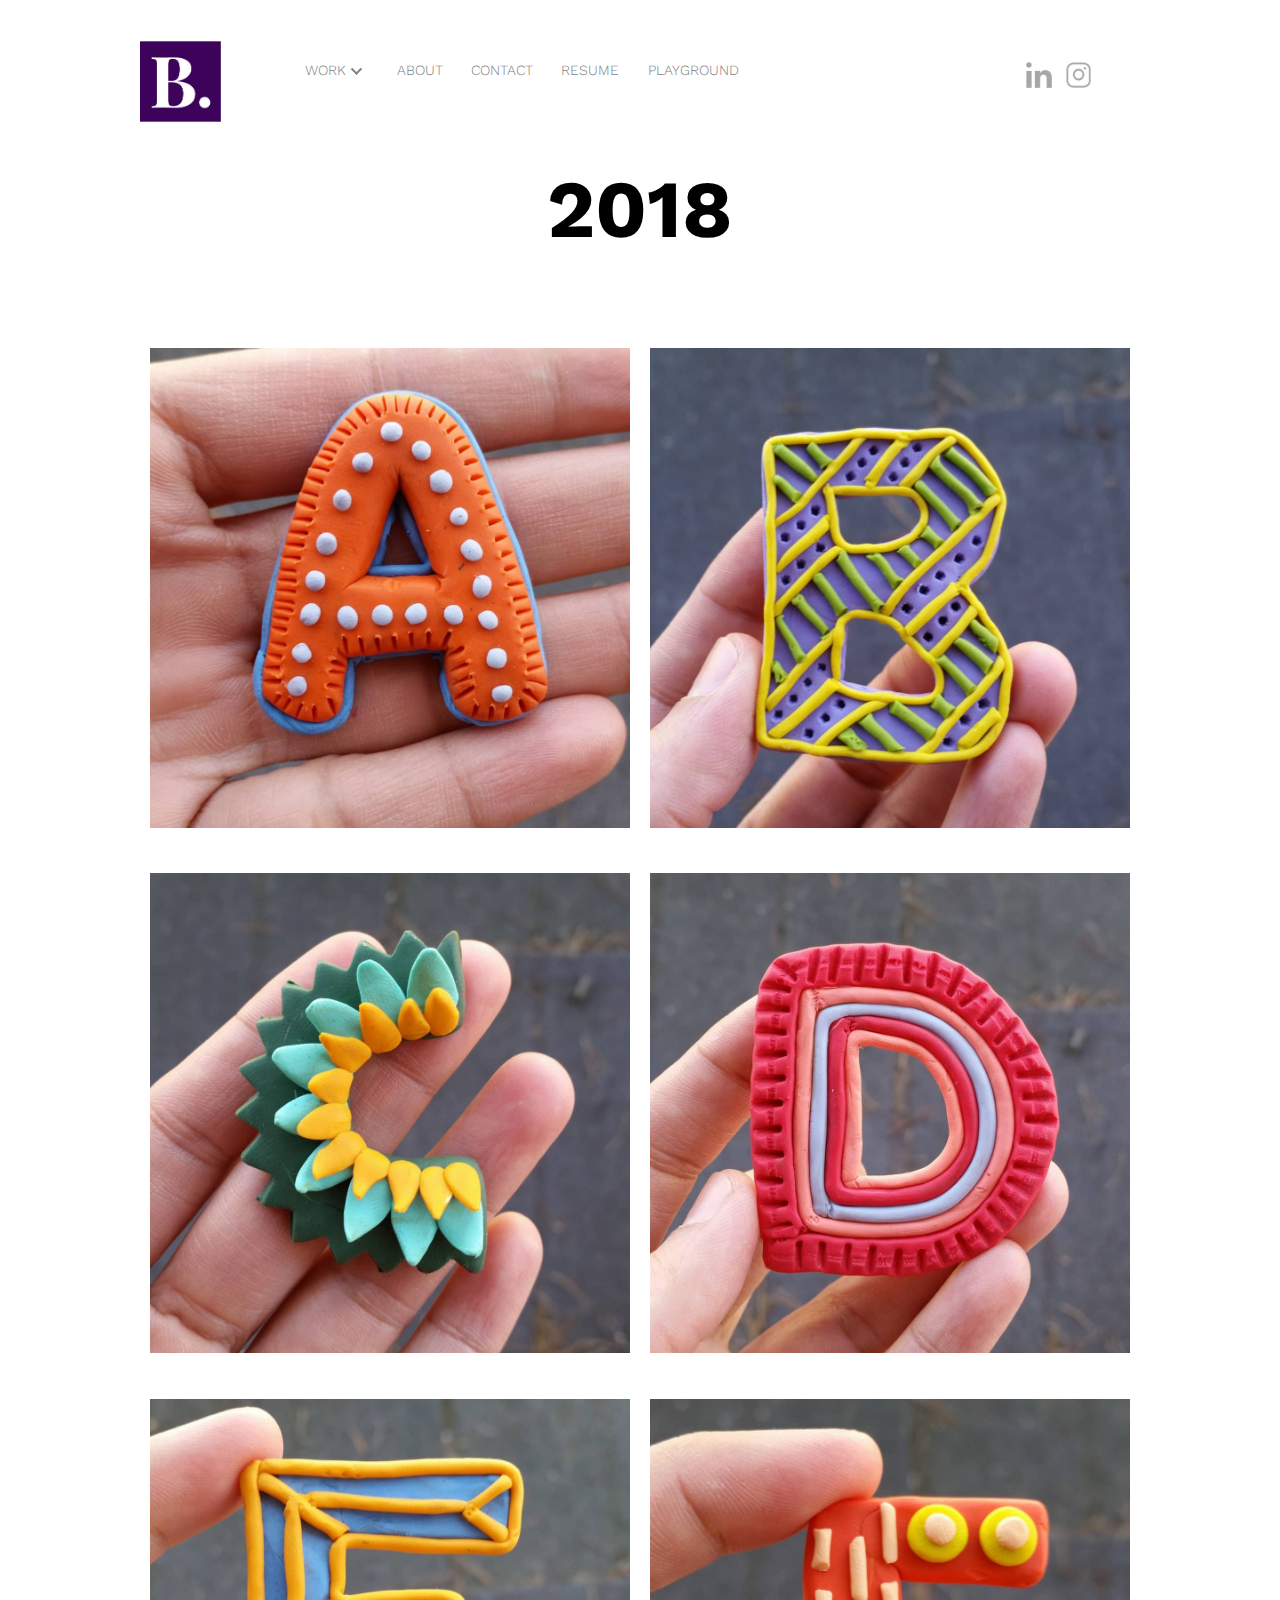
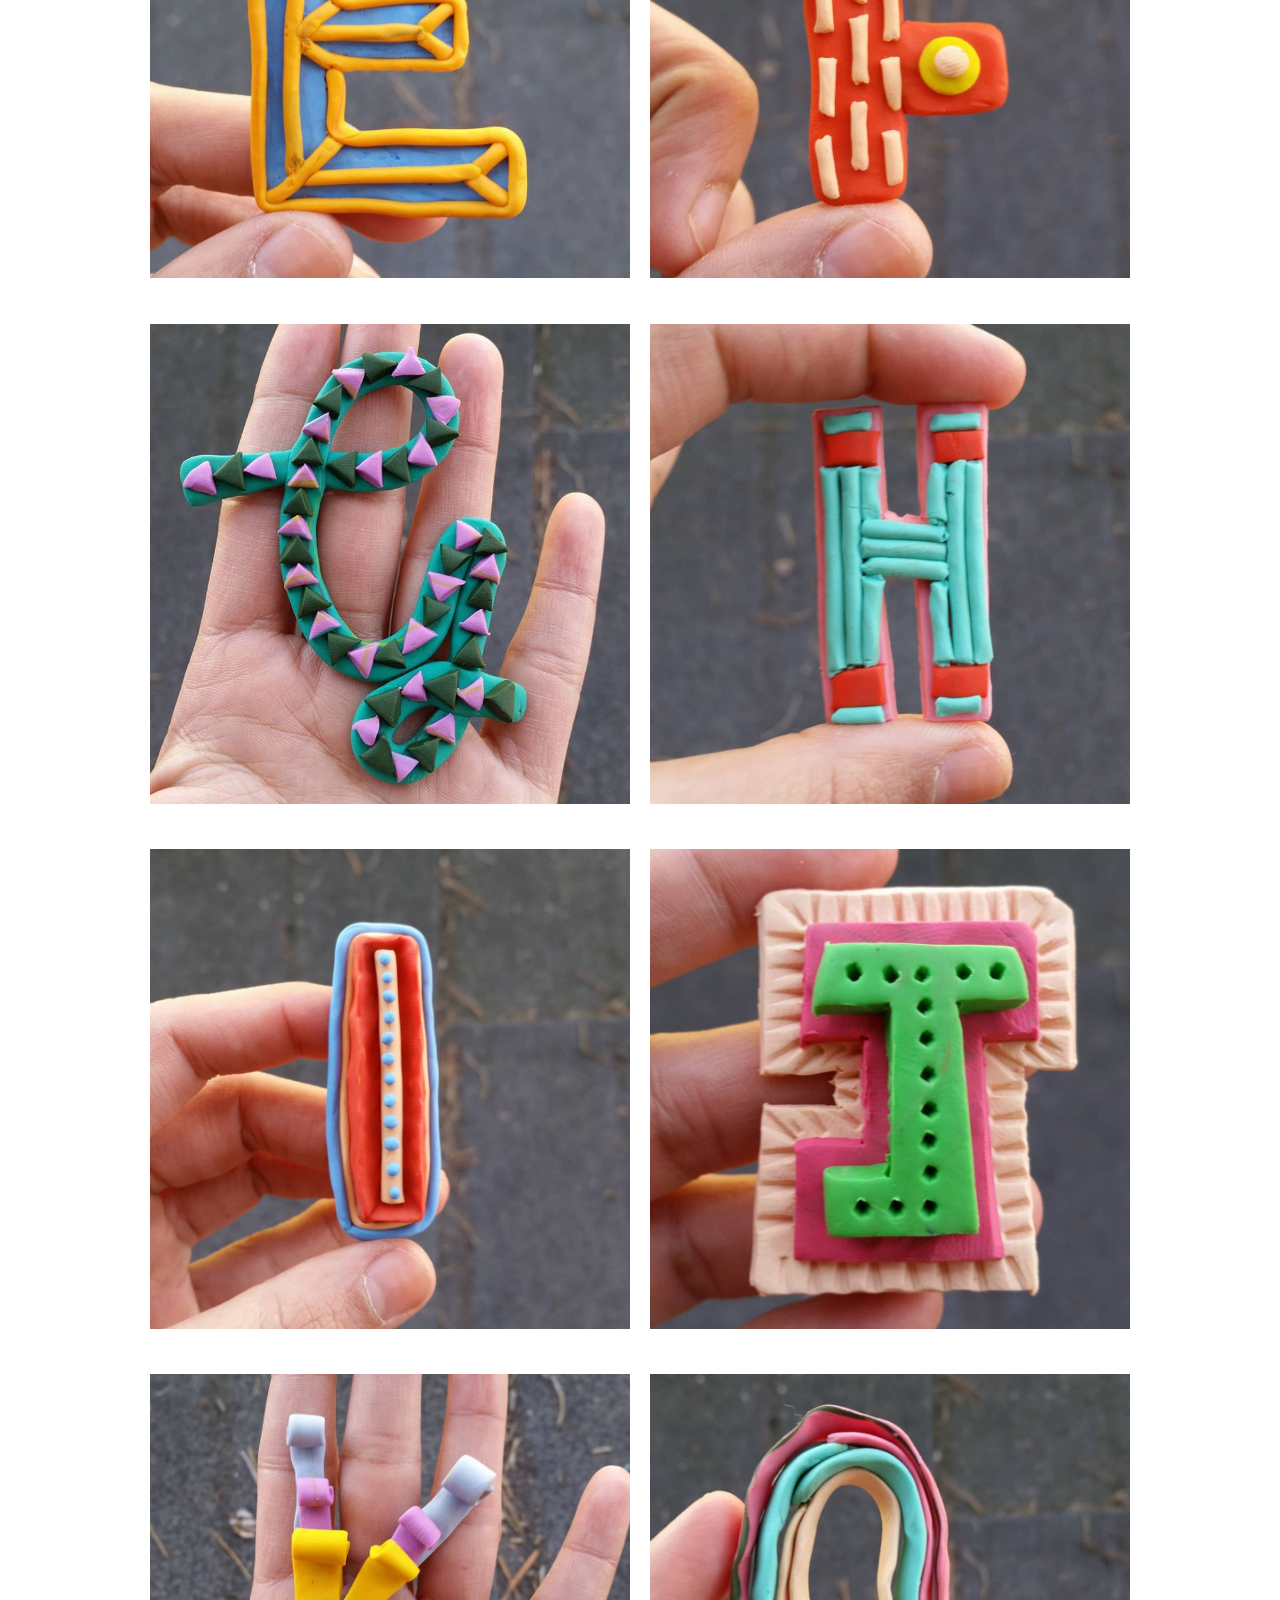
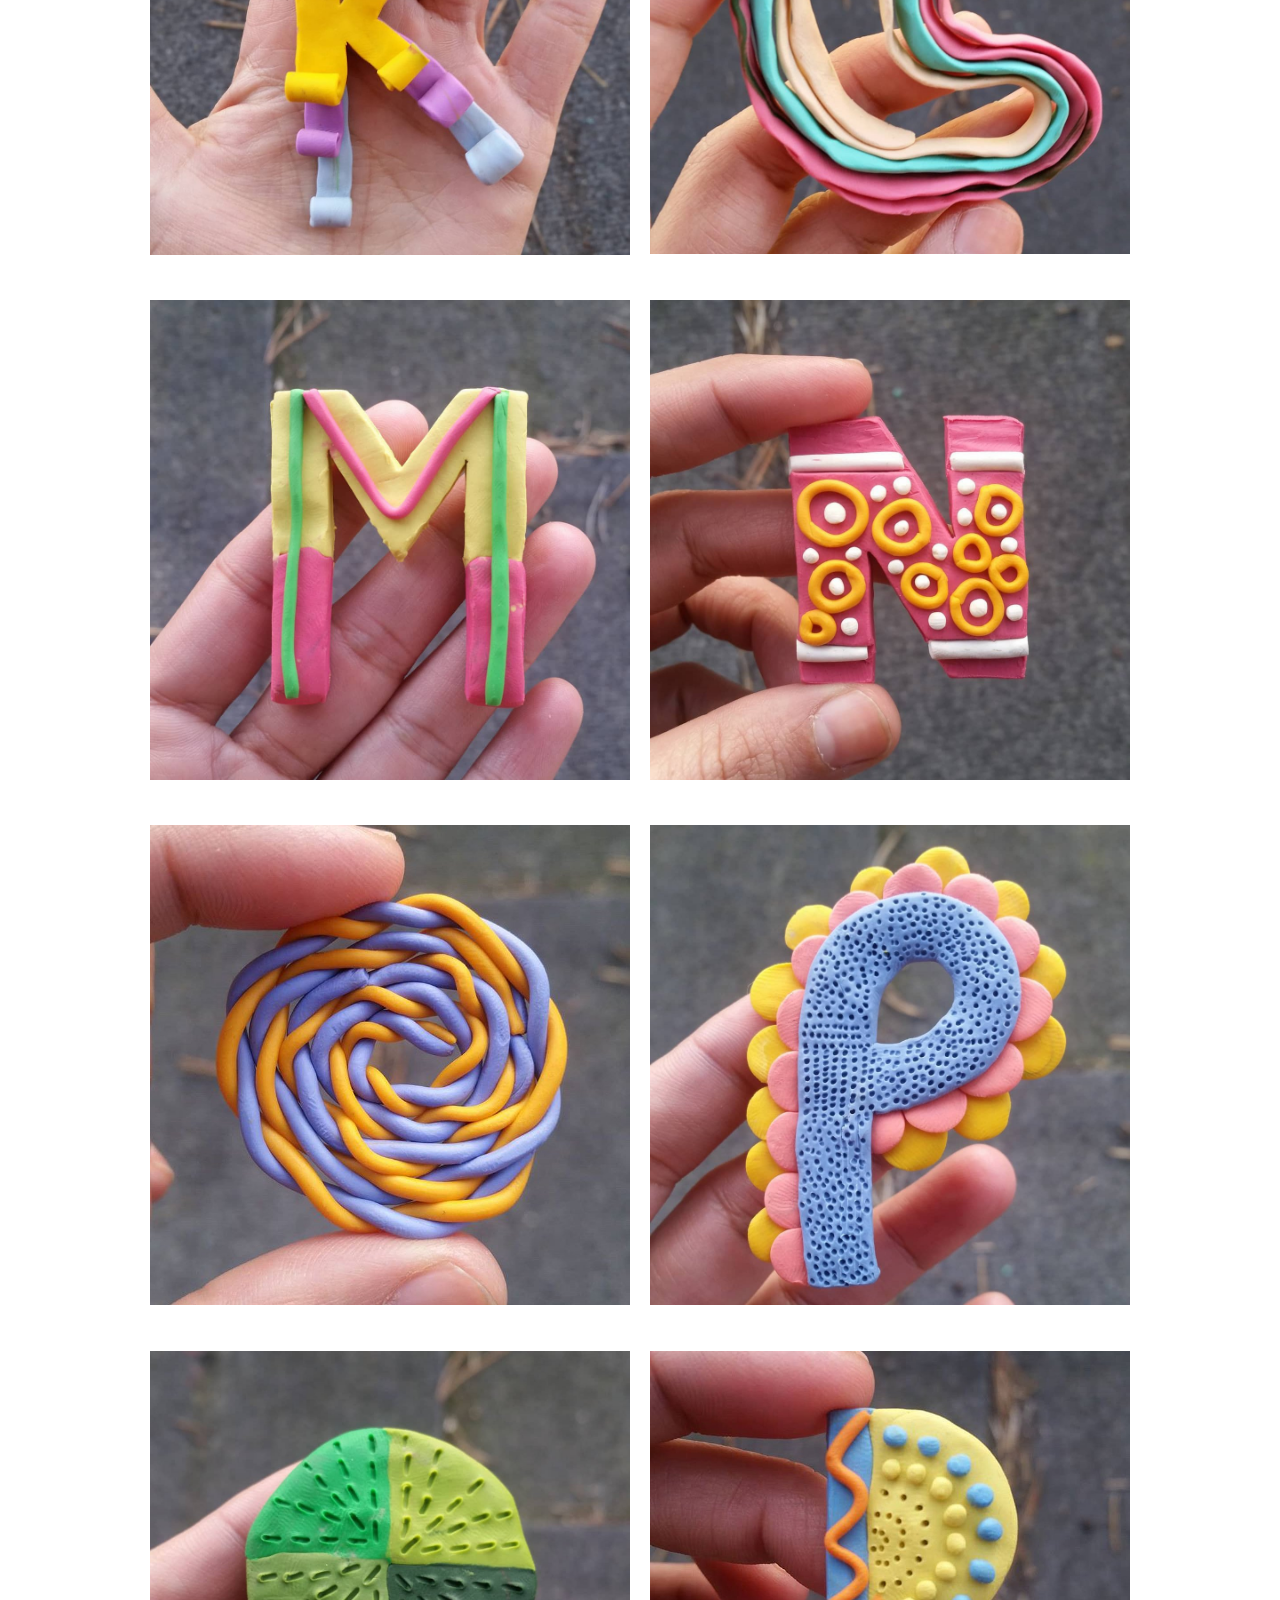
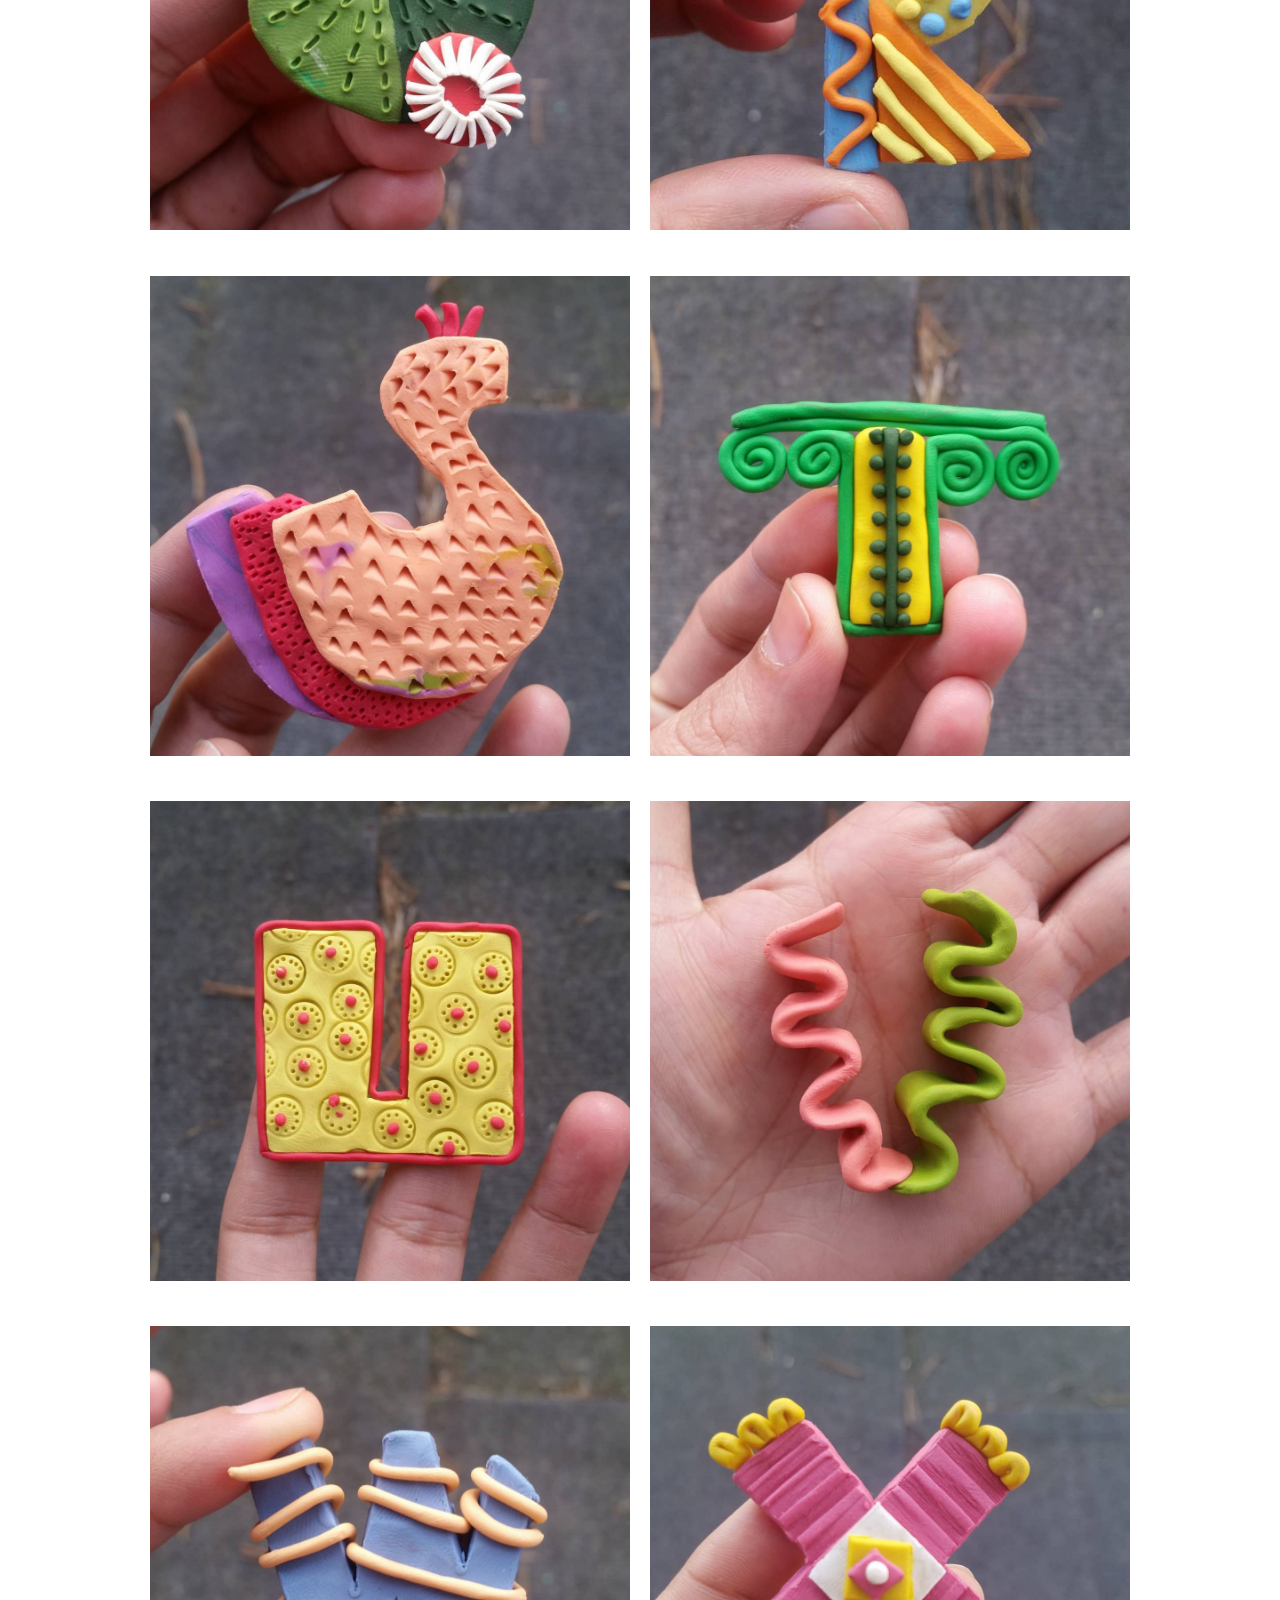
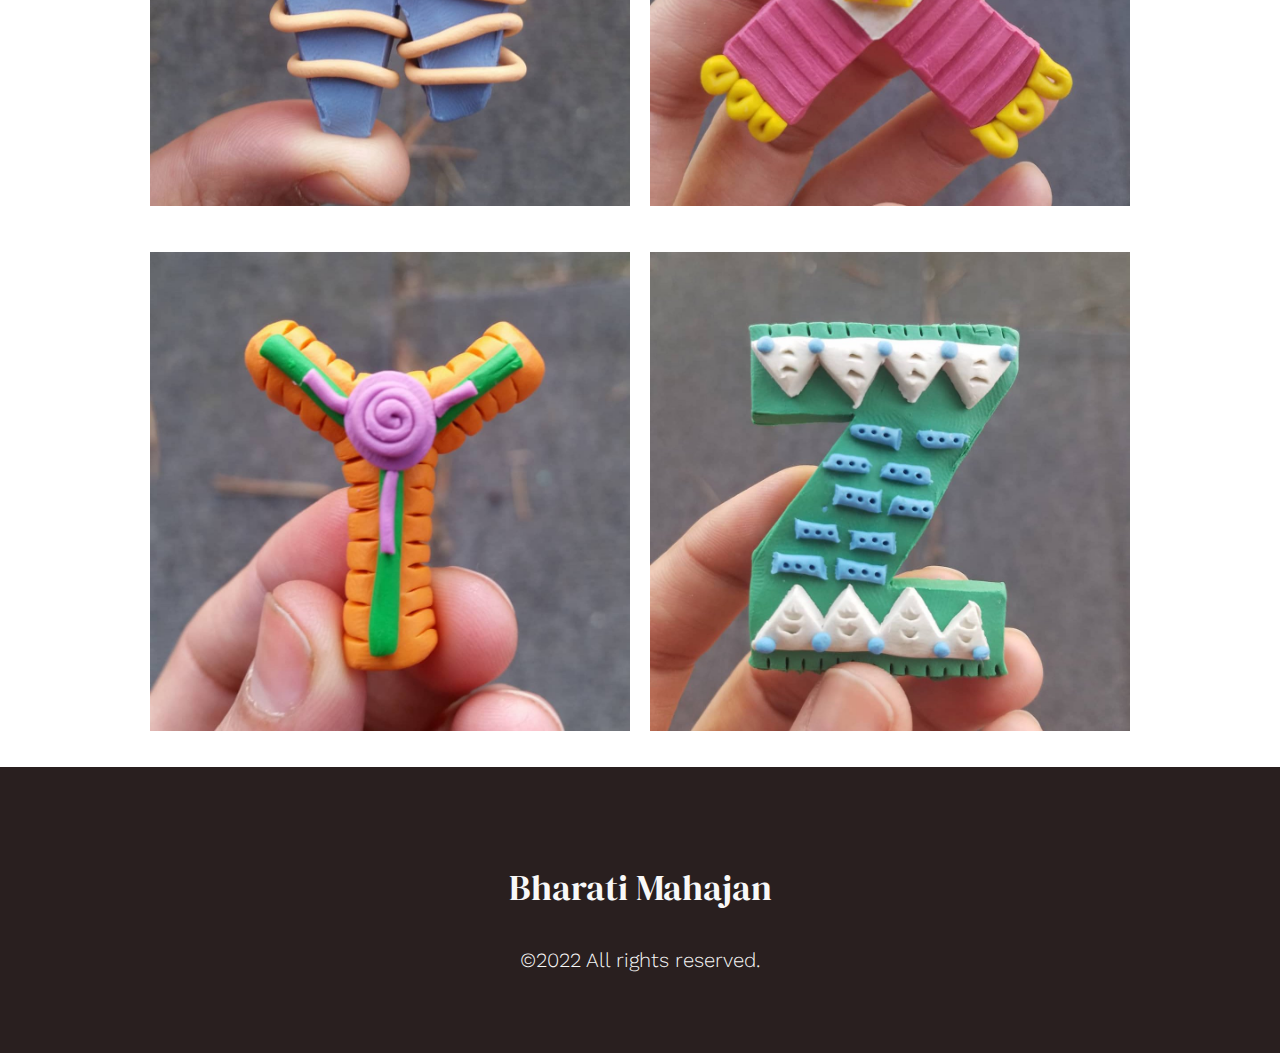
<file: thirtysix-days-2018.html>
<!DOCTYPE html>
<html lang="en">
<head>
    <meta charset="UTF-8">
    <meta http-equiv="X-UA-Compatible" content="IE=edge">
    <meta name="viewport" content="width=device-width, initial-scale=1.0">
    <title>36Days_2018</title>
    <script src="js/script.js"></script>
    <link href="css/style.css" rel="stylesheet">
    <link href="https://fonts.googleapis.com/css?family=Playfair Display:400,700|Work Sans:400,700|DM Serif Display:400,700&display=swap " rel="stylesheet">
</head>
<body>
    <header>
        <div class="container container-header" id="container-header">
            <nav>
                <div class="container-ul">
                
                    <div class="hamburger">
                    <span class='bar'></span>
                    <span class='bar'></span>
                    <span class='bar'></span>
                    </div>
                    
                    <div class="b-logo"><a href="home.html" ><img src="images/signature1-b019b9c1.png" alt="signature1-logo.png" class="signature-logo"></a></div>
                    <div class="nav-menu">
                        <div class="nav-menu-work">
                            <div class="nav-menu-div1-link" >WORK
                                <span class="work-bar"></span>
                            </div>
                                <div class="nav-menu-work-dropdown">
                                    <ul class="nav-menu-work-ul">
                                        <div class="nav-menu-work-li">
                                            <a href="kiosk.html" class="nav-menu-work-link">Kiosk</a>
                                        </div>
                                        <div class="nav-menu-work-li">
                                            <a href="website.html" class="nav-menu-work-link">Website</a>
                                        </div>
                                        <div class="nav-menu-work-li">
                                            <a href="game.html" class="nav-menu-work-link">Game</a>
                                        </div>
                                        <div class="nav-menu-work-li">
                                            <a href="brand_guide.html" class="nav-menu-work-link">Brand Guide</a>
                                        </div>
                                        <div class="nav-menu-work-li">
                                            <a href="findingfive.html" class="nav-menu-work-link">FindingFive</a>
                                        </div>
                                        <div class="nav-menu-work-li">
                                            <a href="silverlining.html" class="nav-menu-work-link">Silverlining</a>
                                        </div>
                                    </ul>
                                </div> 
                            
                        </div>
                        <div class="nav-menu-div2">
                            <li class="nav-menu-div2-li"><a href="about.html" class="nav-menu-link">ABOUT</a></li>
                            <li class="nav-menu-div2-li"><a href="contact.html" class="nav-menu-link">CONTACT</a></li>
                            <li class="nav-menu-div2-li"><a href="http://bharatimahajan.sunycreate.cloud/Resume/Bharati_Resume.pdf" class="nav-menu-link">RESUME</a></li>
                            <li class="nav-menu-div2-li"><a href="playground.html" class="nav-menu-link">PLAYGROUND</a></li>
                        </div>
                        <div class="social-media-logo-div">
                            <div class="instagram-logo"><a href="https://www.instagram.com/bharatiiiyanari/" ><img src="images/instagram_icon.png" alt="instagram-logo" class="social-media-logo"></a></div>
                            <div class="linkedin-logo"><a href="https://www.linkedin.com/in/bharatimahajan" ><img src="images/linkedin_icon.png" alt="linkedin-logo" class="social-media-logo"></a></div> 
                        </div> 
                    </div>
                </div>   
            </nav>
        </div> <!-- container ends--> 
    </header>
    <div class="container container-main">
        <div class="main">
            <p class="main-title">2018</p>
        </div>

        <div class="main-content">
            <div class="img-flex-row-div">
                <div class="img-flex-div">
                    <img src="images/A-f2ad4cd5.jpg" class="img">
                </div>
                <div class="img-flex-div">
                    <img src="images/B.jpg">
                </div>
            </div>
            <div class="img-flex-row-div">
                <div class="img-flex-div">
                    <img src="images/C.jpg">
                </div>
                <div class="img-flex-div">
                    <img src="images/D.jpg">
                </div>
            </div>
            <div class="img-flex-row-div">
                <div class="img-flex-div">
                    <img src="images/E.jpg">
                </div>
                <div class="img-flex-div">
                    <img src="images/F.jpg">
                </div>
            </div>
            <div class="img-flex-row-div">
                <div class="img-flex-div">
                    <img src="images/G.jpg">
                </div>
                <div class="img-flex-div">
                    <img src="images/H.jpg">
                </div>
            </div>
            <div class="img-flex-row-div">
                <div class="img-flex-div">
                    <img src="images/I.jpg">
                </div>
                <div class="img-flex-div">
                    <img src="images/J.jpg">
                </div>
            </div>
            <div class="img-flex-row-div">
                <div class="img-flex-div">
                    <img src="images/K.jpg">
                </div>
                <div class="img-flex-div">
                    <img src="images/L.jpg">
                </div>
            </div>
            <div class="img-flex-row-div">
                <div class="img-flex-div">
                    <img src="images/M.jpg">
                </div>
                <div class="img-flex-div">
                    <img src="images/N.jpg">
                </div>
            </div>
            <div class="img-flex-row-div">
                <div class="img-flex-div">
                    <img src="images/O.jpg">
                </div>
                <div class="img-flex-div">
                    <img src="images/P.jpg">
                </div>
            </div>
            <div class="img-flex-row-div">
                <div class="img-flex-div">
                    <img src="images/Q.jpg">
                </div>
                <div class="img-flex-div">
                    <img src="images/R.jpg">
                </div>
            </div>
            <div class="img-flex-row-div">
                <div class="img-flex-div">
                    <img src="images/S.jpg">
                </div>
                <div class="img-flex-div">
                    <img src="images/T.jpg">
                </div>
            </div>
            <div class="img-flex-row-div">
                <div class="img-flex-div">
                    <img src="images/U.jpg">
                </div>
                <div class="img-flex-div">
                    <img src="images/V.jpg">
                </div>
            </div>
            <div class="img-flex-row-div">
                <div class="img-flex-div">
                    <img src="images/W.jpg">
                </div>
                <div class="img-flex-div">
                    <img src="images/X.jpg">
                </div>
            </div>
            <div class="img-flex-row-div">
                <div class="img-flex-div">
                    <img src="images/Y.jpg">
                </div>
                <div class="img-flex-div">
                    <img src="images/Z.jpg">
                </div>

            </div>
            
        </div>
    </div>
    <footer>
        <p class="footer-name"> Bharati Mahajan </p>
        <p>©2022 All rights reserved.</p>       
    </footer>
</body>
</html>
</file>
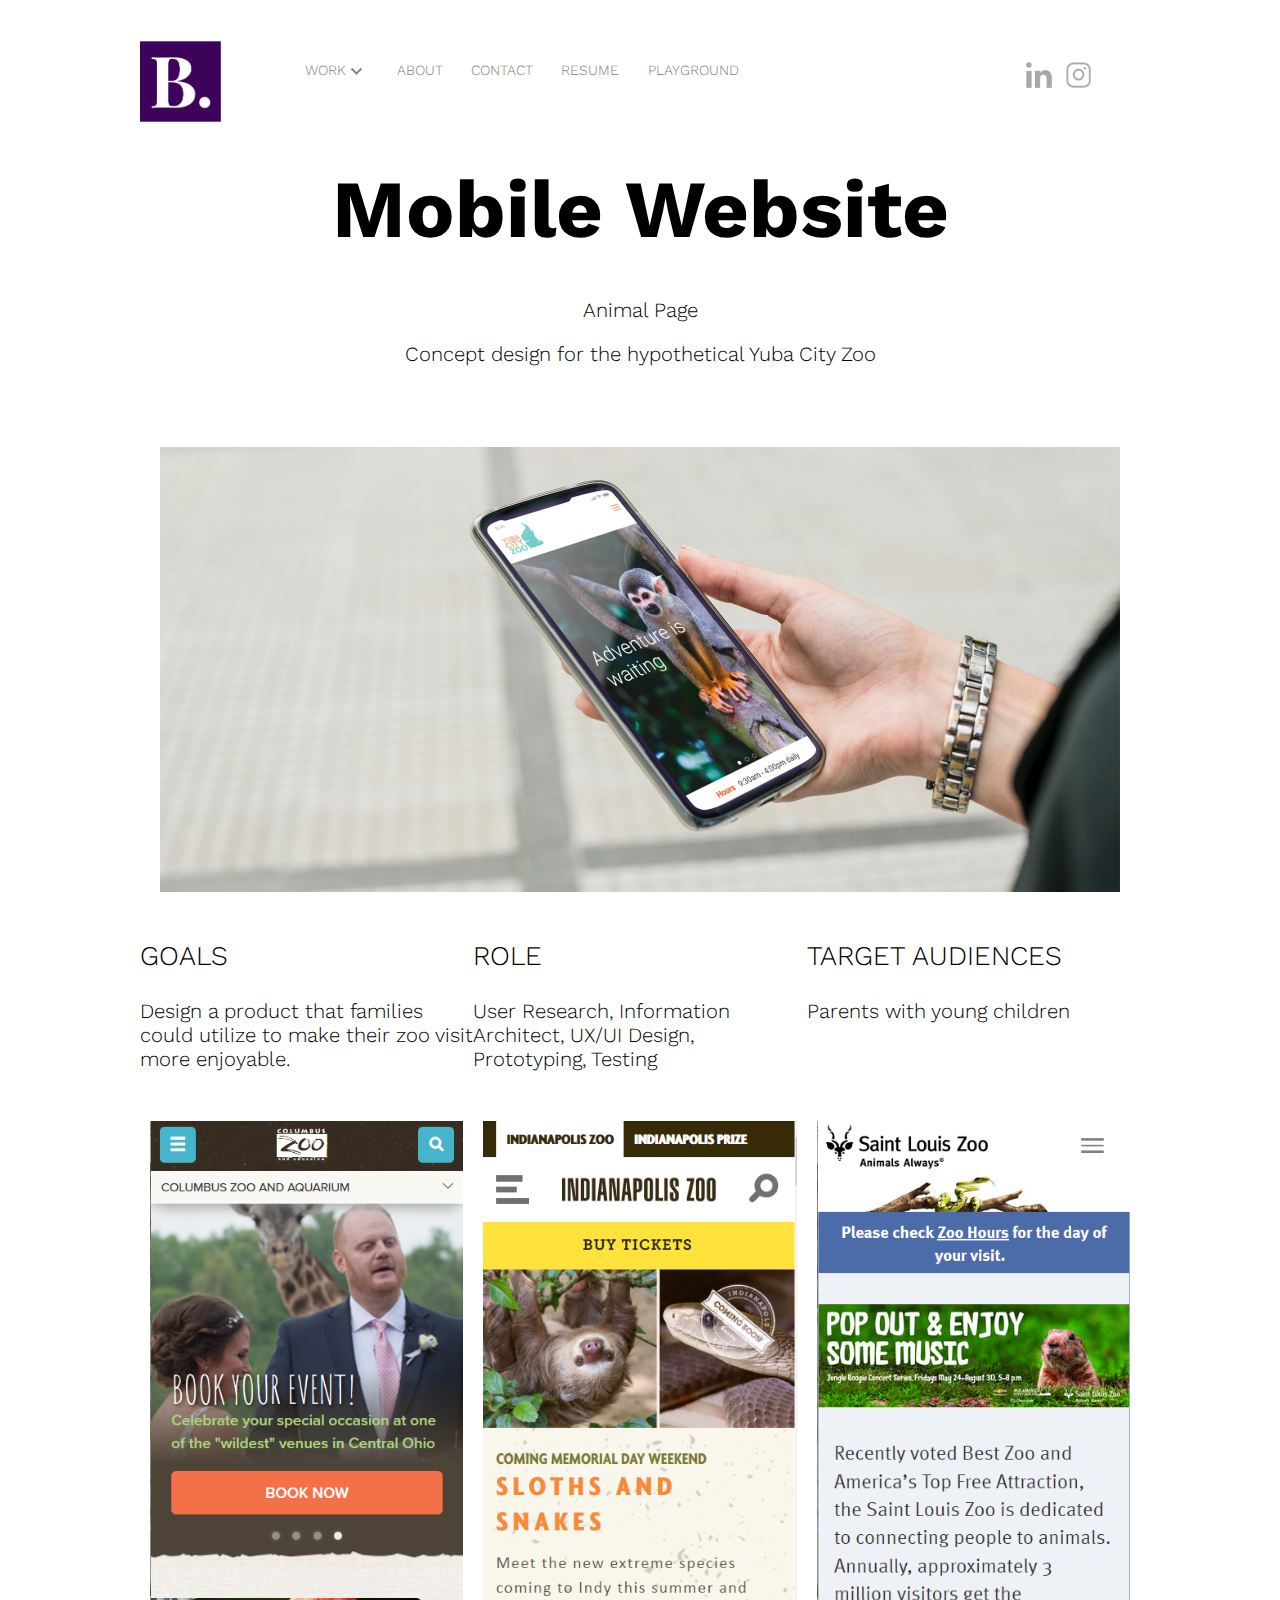
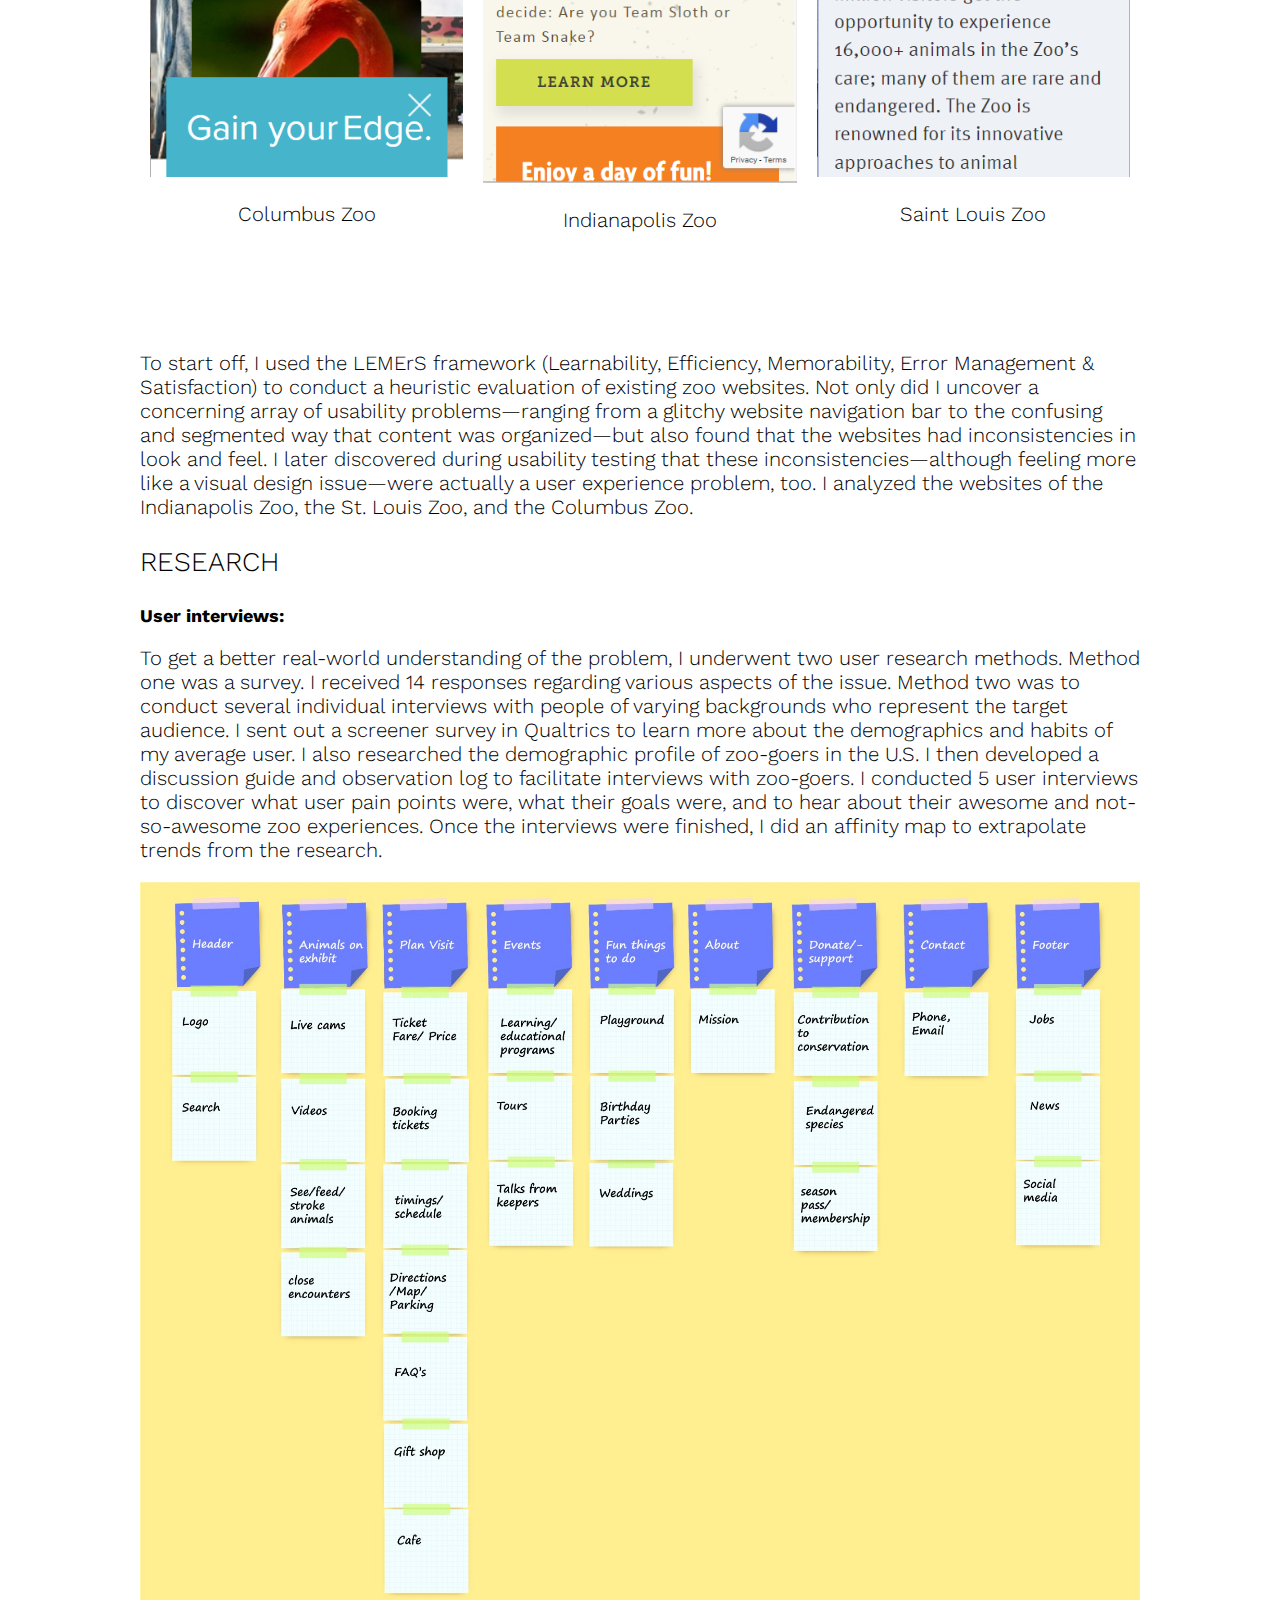
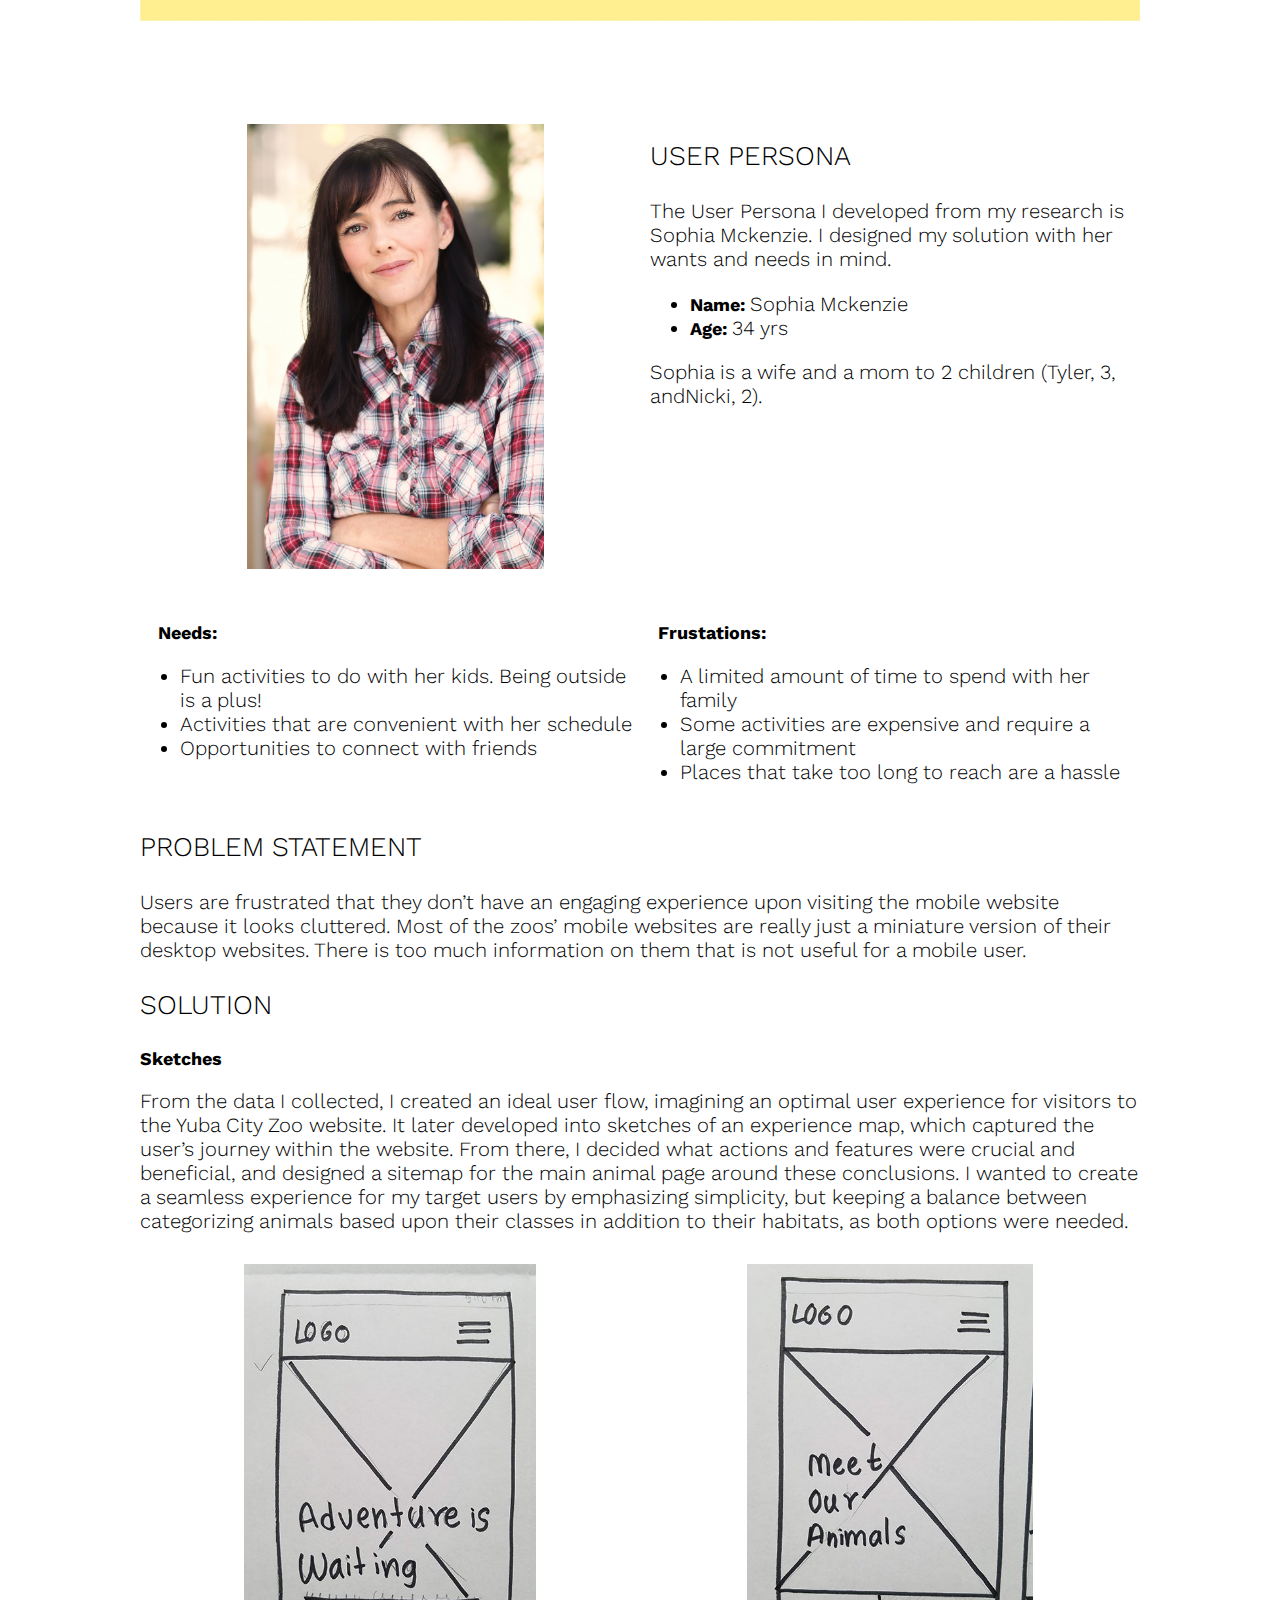
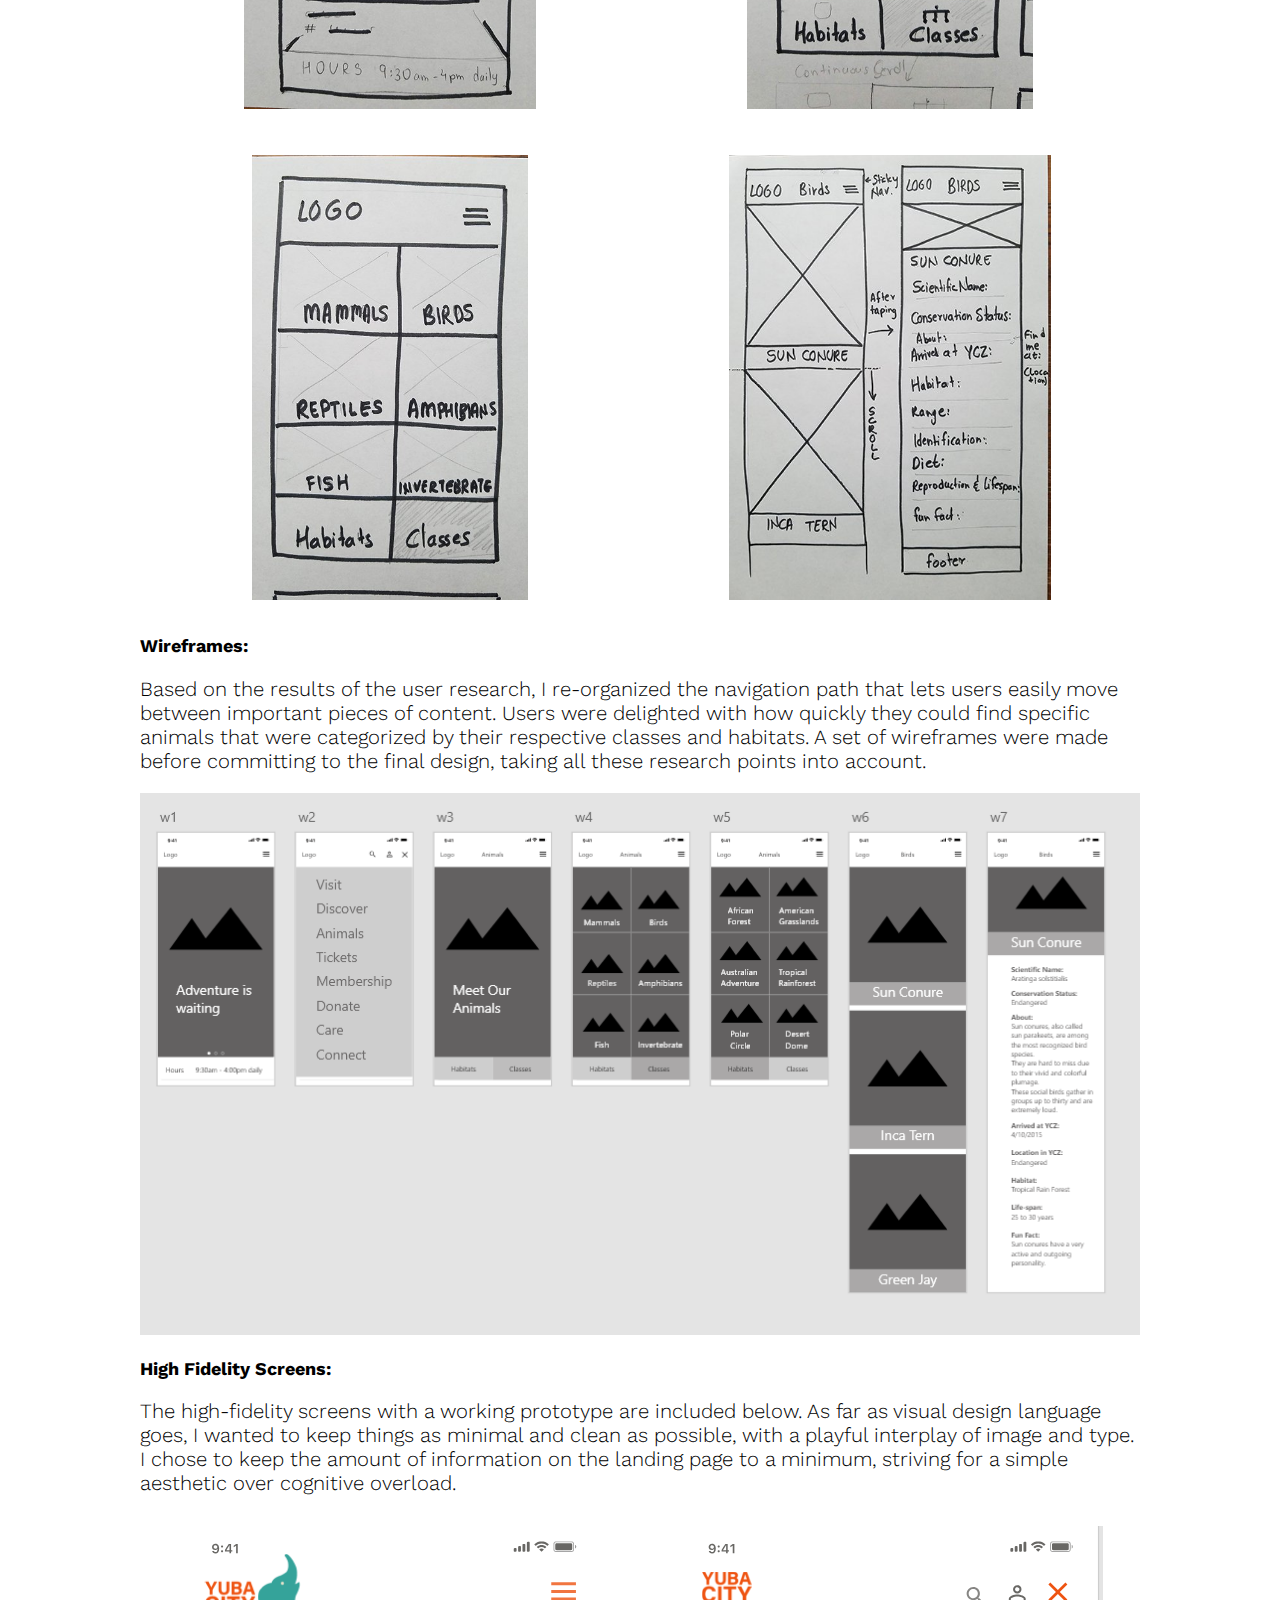
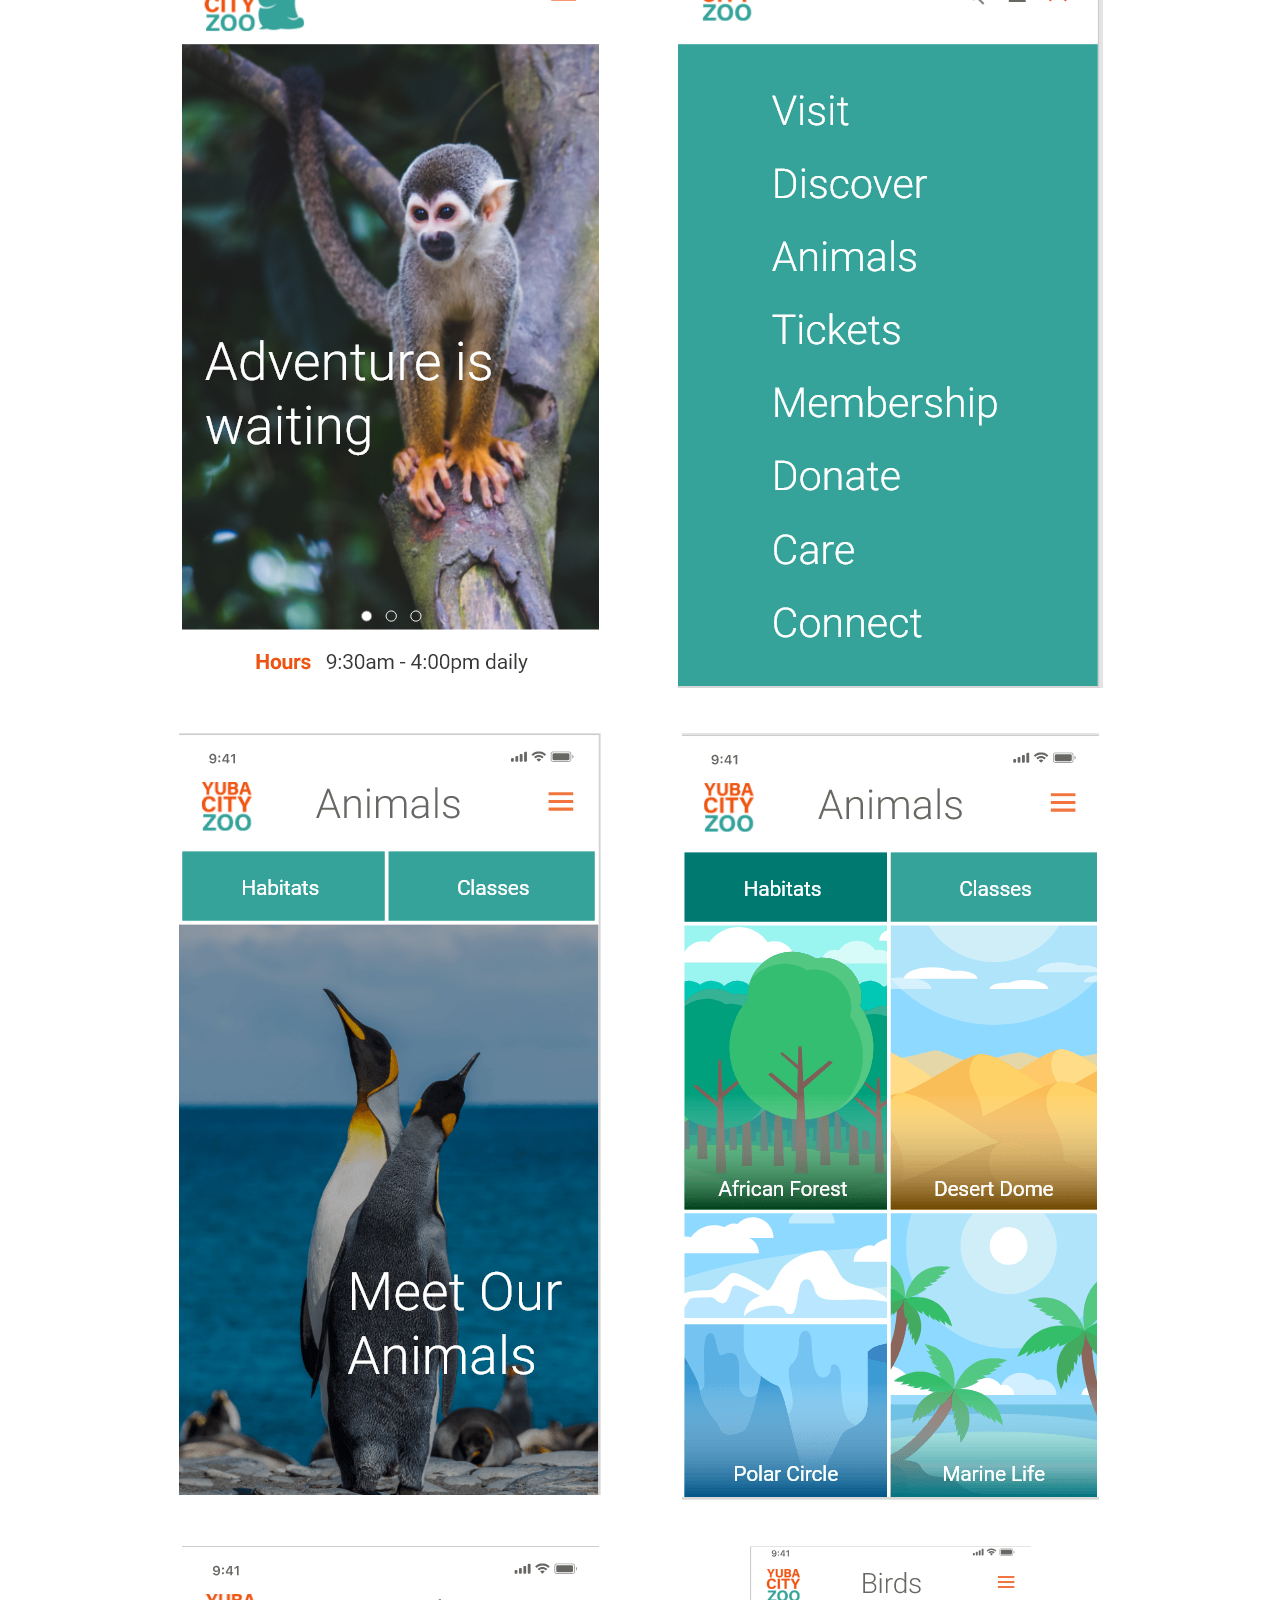
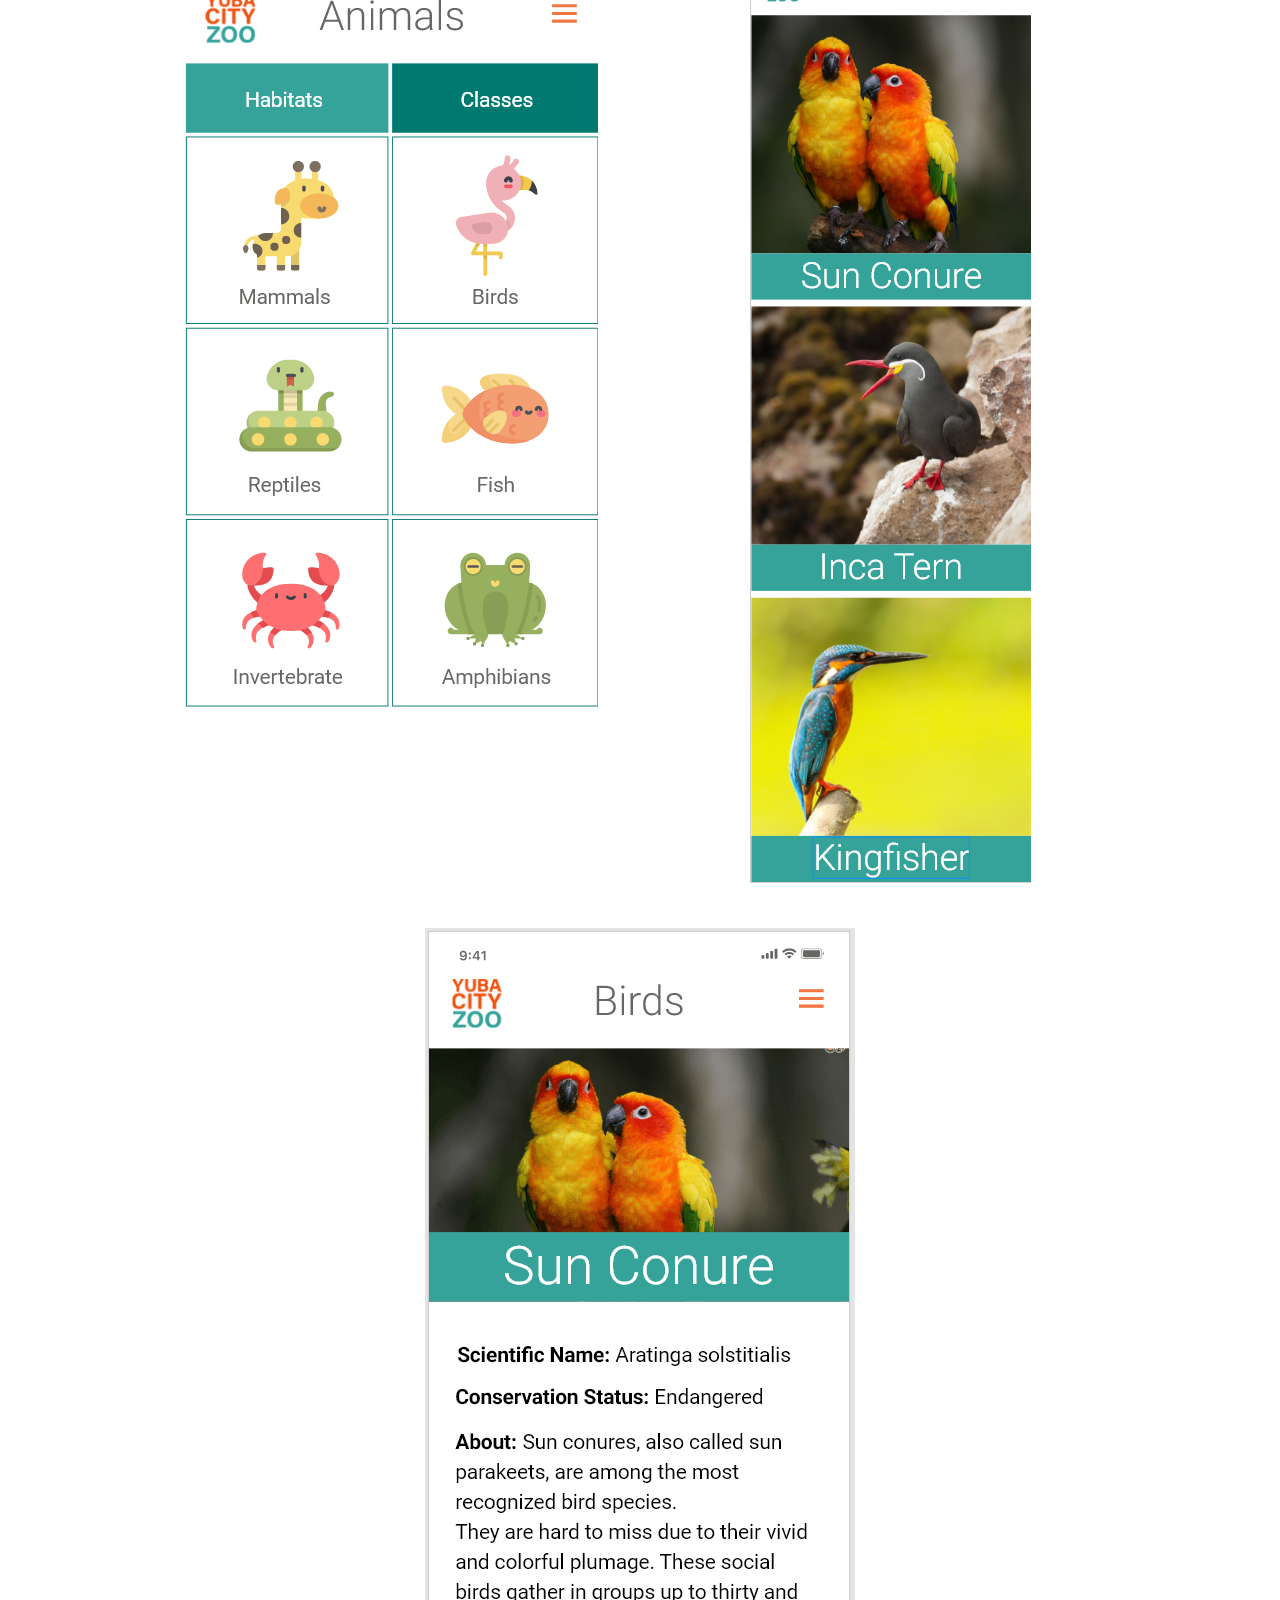
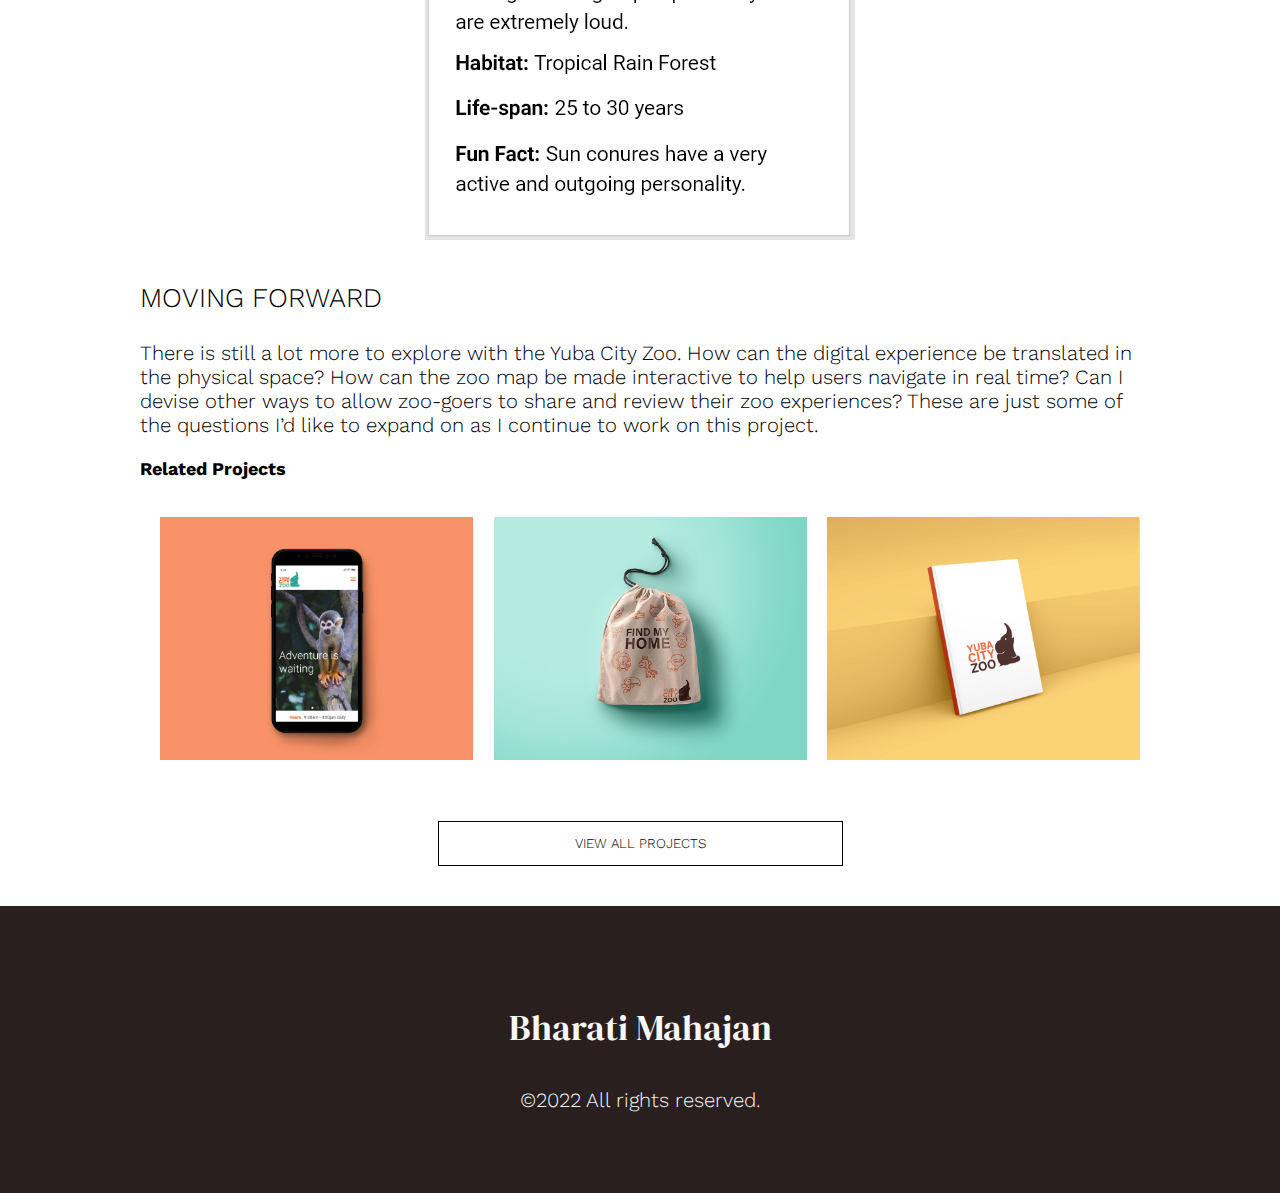
<file: website.html>
<!DOCTYPE html>
<html lang="en">
<head>
    <meta charset="UTF-8">
    <meta http-equiv="X-UA-Compatible" content="IE=edge">
    <meta name="viewport" content="width=device-width, initial-scale=1.0">
    <title>Website</title>
    <script src="js/script.js"></script>
    <link href="css/style.css" rel="stylesheet">
    <link href="https://fonts.googleapis.com/css?family=Playfair Display:400,700|Work Sans:400,700|DM Serif Display:400,700&display=swap " rel="stylesheet">
</head>
<body>
    <header>
        <div class="container container-header" id="container-header">
            <nav>
                <div class="container-ul">
                
                    <div class="hamburger">
                    <span class='bar'></span>
                    <span class='bar'></span>
                    <span class='bar'></span>
                    </div>
                    
                    <div class="b-logo"><a href="index.html" ><img src="images/signature1-b019b9c1.png" alt="signature1-logo.png" class="signature-logo"></a></div>
                    <div class="nav-menu">
                        <div class="nav-menu-work">
                            <div class="nav-menu-div1-link" >WORK
                                <span class="work-bar"></span>
                            </div>
                                <div class="nav-menu-work-dropdown">
                                    <ul class="nav-menu-work-ul">
                                        <div class="nav-menu-work-li">
                                            <a href="kiosk.html" class="nav-menu-work-link">Kiosk</a>
                                        </div>
                                        <div class="nav-menu-work-li">
                                            <a href="website.html" class="nav-menu-work-link">Website</a>
                                        </div>
                                        <div class="nav-menu-work-li">
                                            <a href="game.html" class="nav-menu-work-link">Game</a>
                                        </div>
                                        <div class="nav-menu-work-li">
                                            <a href="brand_guide.html" class="nav-menu-work-link">Brand Guide</a>
                                        </div>
                                        <div class="nav-menu-work-li">
                                            <a href="findingfive.html" class="nav-menu-work-link">FindingFive</a>
                                        </div>
                                        <div class="nav-menu-work-li">
                                            <a href="silverlining.html" class="nav-menu-work-link">Silverlining</a>
                                        </div>
                                    </ul>
                                </div> 
                            
                        </div>
                        <div class="nav-menu-div2">
                            <li class="nav-menu-div2-li"><a href="about.html" class="nav-menu-link">ABOUT</a></li>
                            <li class="nav-menu-div2-li"><a href="contact.html" class="nav-menu-link">CONTACT</a></li>
                            <li class="nav-menu-div2-li"><a href="http://bharatimahajan.sunycreate.cloud/Resume/Bharati_Resume.pdf" class="nav-menu-link">RESUME</a></li>
                            <li class="nav-menu-div2-li"><a href="playground.html" class="nav-menu-link">PLAYGROUND</a></li>
                        </div>
                        <div class="social-media-logo-div">
                            <div class="instagram-logo"><a href="https://www.instagram.com/bharatiiiyanari/" ><img src="images/instagram_icon.png" alt="instagram-logo" class="social-media-logo"></a></div>
                            <div class="linkedin-logo"><a href="https://www.linkedin.com/in/bharatimahajan" ><img src="images/linkedin_icon.png" alt="linkedin-logo" class="social-media-logo"></a></div> 
                        </div> 
                    </div>
                </div>   
            </nav>
        </div> <!-- container ends--> 
    </header>

    <div class="container container-main">
        <div class="main">
            <p class="main-title">Mobile Website</p>
            <p class="main-subtitle">Animal Page</p>
            <p class="main-subtitle">Concept design for the hypothetical Yuba City Zoo</p>  
        </div>

        <div class="main-content">
            <div class="img-flex-row-div">
                    <img src="images/animal_mock.jpg" class="kiosk-main-img">
            </div>

            <div class="img-flex-row-div">
                <div>
                    <p class="div-title">GOALS</p>
                    <p>Design a product that families could utilize to make their zoo visit more enjoyable.
                    </p>
                </div>
                <div>
                    <p class="div-title">ROLE</p>
                    <P>User Research, Information Architect, UX/UI Design, Prototyping, Testing</P>
                </div>
                <div>
                    <p class="div-title">TARGET AUDIENCES</p>
                    <p>Parents with young children</p>
                </div>
            </div>

            <div class="img-flex-row-div">
                <div class="img-flex-div">
                    <img src="images/Columbus.png" class="website-img-flex-div">
                    <p>Columbus Zoo</p>
                </div>
                <br><br>
                
                <div class="img-flex-div">
                    <img src="images/Indianapolis.png" class="website-img-flex-div">
                    <p>Indianapolis Zoo</p>
                </div>
                <br><br>


                <div class="img-flex-div">
                    <img src="images/saint_louise.png" class="website-img-flex-div">
                    <p>Saint Louis Zoo</p>
                </div>
            </div>
            <br><br>

            <div>
                <p>
                    To start off, I used the LEMErS framework (Learnability, Efficiency, Memorability, Error Management & Satisfaction) to conduct a 
                    heuristic evaluation of existing zoo websites. Not only did I uncover a concerning array of usability problems—ranging from a glitchy 
                    website navigation bar to the confusing and segmented way that content was organized—but also found that the websites had inconsistencies 
                    in look and feel. I later discovered during usability testing that these inconsistencies—although feeling more like a visual design issue—were 
                    actually a user experience problem, too. I analyzed the websites of the Indianapolis Zoo, the St. Louis Zoo, and the Columbus Zoo.
                </p>
            </div>
            <div>
                <p class="div-title">RESEARCH</p>
                <p class="div-subtitle">User interviews:</p>
                <p>To get a better real-world understanding of the problem, I underwent two user research methods. Method one was a survey. I received 14 responses 
                    regarding various aspects of the issue. Method two was to conduct several individual interviews with people of varying backgrounds who represent the 
                    target audience. I sent out a screener survey in Qualtrics to learn more about the demographics and habits of my average user. I also researched the 
                    demographic profile of zoo-goers in the U.S. I then developed a discussion guide and observation log to facilitate interviews with zoo-goers. I 
                    conducted 5 user interviews to discover what user pain points were, what their goals were, and to hear about their awesome and not-so-awesome zoo 
                    experiences. Once the interviews were finished, I did an affinity map to extrapolate trends from the research.
                </p>
                <div class="img-flex-row-div">
                    <img src="images/affinity.jpg">
                </div>
                <br><br><br>
                <div class="img-flex-row-div">
                    <div class="img-flex-div">
                        <img src="images/persona_parent.jpg" class="kiosk-main-img">
                    </div>
                    
                    <div>
                        <p class="div-title">USER PERSONA</p>
                        <p>The User Persona I developed from my research is Sophia Mckenzie. I designed my solution with her wants and needs in mind.</p>
                        <ul>
                            <li><span class="div-subtitle">Name: </span> Sophia Mckenzie</li>
                            <li><span class="div-subtitle"> Age: </span> 34 yrs</li>
                        </ul>
                        <p>Sophia is a wife and a mom to 2 children (Tyler, 3, andNicki, 2).</p>
                    </div>
                </div>
                <div class="img-flex-row-div">
                    <div>
                        
                        <p class="div-subtitle">&emsp;Needs:</p>
                        <ul>
                            <li>Fun activities to do with her kids. Being outside is a plus!</li>
                            <li>Activities that are convenient with her schedule</li>
                            <li>Opportunities to connect with friends</li>
                        </ul>
                    </div>
                    <div>
                        <p class="div-subtitle">&emsp;Frustations:</p>
                        <ul>
                            <li>A limited amount of time to spend with her family</li>
                            <li>Some activities are expensive and require a large commitment</li>
                            <li>Places that take too long to reach are a hassle</li>
                        </ul>
                    </div>
                </div>
                <div>
                    <p class="div-title">PROBLEM STATEMENT</p>
                    <P>Users are frustrated that they don’t have an engaging experience upon visiting the mobile website because it looks cluttered. Most of the zoos’ mobile 
                        websites are really just a miniature version of their desktop websites. There is too much information on them that is not useful for a mobile user.
                    </P>
                </div>
                <div>
                    <p class="div-title"> SOLUTION</p>
                    <p class="div-subtitle">Sketches</p>
                    <p>From the data I collected, I created an ideal user flow, imagining an optimal user experience for visitors to the Yuba City Zoo website. It later developed 
                        into sketches of an experience map, which captured the user’s journey within the website.
                        From there, I decided what actions and features were crucial and beneficial, and designed a sitemap for the main animal page around these conclusions. I 
                        wanted to create a seamless experience for my target users by emphasizing simplicity, but keeping a balance between categorizing animals based upon their 
                        classes in addition to their habitats, as both options were needed.</p>
                </div>
                <div class="img-flex-row-div">
                    <div class="img-flex-div">
                        <img src="images/w1-7a8dadd7.jpg" class="kiosk-main-img">
                    </div>
                    <div class="img-flex-div">
                        <img src="images/w2.jpg" class="kiosk-main-img">
                    </div>
                </div>
                <div class="img-flex-row-div">
                    <div class="img-flex-div">
                        <img src="images/w3.jpg" class="kiosk-main-img">
                    </div>
                    <div class="img-flex-div">
                        <img src="images/w4.jpg" class="kiosk-main-img">
                    </div>
                </div>
                <div>
                    <p class="div-subtitle"> Wireframes:</p>
                    <p>Based on the results of the user research, I re-organized the navigation path that lets users easily move between important pieces of content. Users were 
                        delighted with how quickly they could find specific animals that were categorized by their respective classes and habitats. A set of wireframes were made 
                        before committing to the final design, taking all these research points into account.</p>
                    <img src="images/wireframe.png">
                </div>
                <div>
                    <p class="div-subtitle">High Fidelity Screens:</p>
                    <p>The high-fidelity screens with a working prototype are included below. As far as visual design language goes, I wanted to keep things as minimal and clean as possible, 
                        with a playful interplay of image and type. I chose to keep the amount of information on the landing page to a minimum, striving for a simple aesthetic over cognitive
                        overload.</p>
                </div>
                <div class="img-flex-row-div">
                    <div class="img-flex-div">
                        <img src="images/s1.png" class="website-img-flex-div">
                    </div>
                    <div class="img-flex-div">
                        <img src="images/s2.png" class="website-img-flex-div">
                    </div>
                </div>
                <div class="img-flex-row-div">
                    <div class="img-flex-div">
                        <img src="images/s3.png" class="website-img-flex-div">
                    </div>
                    <div class="img-flex-div">
                        <img src="images/s5.png" class="website-img-flex-div">
                    </div>
                </div>
                <div class="img-flex-row-div">
                    <div class="img-flex-div">
                        <img src="images/s4.png" class="website-img-flex-div">
                    </div>
                    <div class="img-flex-div">
                        <img src="images/s6.png" class="website-img-flex-div">
                    </div>
                </div>
                <div class="img-flex-row-div">
                    <div class="img-flex-div">
                        <img src="images/s7.png" class="website-img-flex-div">
                    </div>
                </div>

                <div>
                    <p class="div-title"> MOVING FORWARD </p>
                    <p>There is still a lot more to explore with the Yuba City Zoo. How can the digital experience be translated in the physical space? How can the zoo map be 
                        made interactive to help users navigate in real time? Can I devise other ways to allow zoo-goers to share and review their zoo experiences? These are 
                        just some of the questions I’d like to expand on as I continue to work on this project.</p>
                </div>
                <div> <!--Div for Related Projects-->
                    <p class="div-subtitle">Related Projects</p>
                    <div class="img-flex-row-div">
                        <div class="img-flex-div">
                            <a href="website.html">
                                <img src="images/Home_1.jpg" class="related-projects-img">
                            </a>
                            
                            <a href="website.html">
                                
                                <div class="img-flex-div-overlay">
                                    <p class="img-flex-div-overlay-title">WEBSITE</p>
                                    <P class="img-flex-div-overlay-subtitle">Animal Page</P>
                                </div>
                            </a>
                        </div>
                        <br><br><br>
                        <div class="img-flex-div">
                            <a href="game.html">
                                <img src="images/packaging_low.jpg" class="related-projects-img">
                            </a>
                            <a href="game.html">
                                
                                <div class="img-flex-div-overlay">
                                    <p class="img-flex-div-overlay-title">GAME</p>
                                    <P class="img-flex-div-overlay-subtitle">Find My Home </P> 
                                 </div>
                            </a>   
                        </div>
                        <br><br><br>
                        <div class="img-flex-div">
                            <a href="brand_guide.html">
                                <img src="images/brand_guide_1.jpg" class="related-projects-img">
                            </a>
                            <a href="brand_guide.html">
                                <div class="img-flex-div-overlay">
                                    <p class="img-flex-div-overlay-title">Brand Guide</p>
                                    <p class="img-flex-div-overlay-subtitle">Design Language</p>
                                </div>
                            </a>
                        </div>
                        <br>
                    </div>

                    <div class="link-button-div">
                        <a href="home.html" class="link-button">VIEW ALL PROJECTS</a>
                    </div>
                </div> <!--Div for Related Projects ends-->
            </div>
        </div>
    </div>
    <footer>
        <p class="footer-name"> Bharati Mahajan </p>
        <p>©2022 All rights reserved.</p>       
    </footer>  
</body>
</html>
</file>
<file: css/style.css>
html,body{
    height: 100%;
    width: 100%;
    margin:0;
    padding:0;
    font-size: 1.125rem;
    font-weight: 300; 
    font-family: "Work Sans";
}

a{
    text-decoration: none;
}

img{
    max-width: 100%;
    
}

/* Typography*/

h2{
    font-weight: 400;
    font-family: 'Work Sans';
}

.index-intro-hi{
    font-size: 1.5rem;
    font-family: 'Work Sans';
    font-weight: 400;
}
.index-intro-bold{
    font-size: 3rem;
    font-weight: 400;
    font-family: 'Playfair Display';
}

strong{
    font-weight: 700;
}


/* Layout*/

header{
    /* background:#f8f8f8; */
    padding-top: 0.5em;
    height: 10%;
    margin-bottom: 2em; 
    position: fixed;
    top:0;
    left:0;
    right:0;
    z-index: 2;
    background: white;
}

.container{
    
    max-width: 1000px;
    /* width: 100%; */
    margin: 0 auto;
    padding: 0 0.5em;
    /* background-color: antiquewhite; */
    position: relative;  
}



.container-header{
    max-width: 1000px;
    
    /* width: 100%; */
    
    margin: auto;
    
    /* padding: 1em 1em; */
    padding: 1em 0.5em;
    /* background-color: antiquewhite; */
    position: relative; 
    
}

.container-main{
    margin-top: 8em;
    
}



.container-ul{
    
    /* max-width:100%; */
    width: 100%;
    display: flex;
    flex-direction: row;
    z-index: 1;
    background-color: white;
    
}

nav{
    height: 20%;
}

nav ul{
    list-style: none;
    display: flex;
    justify-content:space-between;
    margin: 0;
    padding: 0 ;
}

.hamburger{
    cursor:pointer;
    display: block;
    position:absolute;
    z-index: 2;
    margin-right:2em;
}


.bar{
    display: block;
    width: 25px;
    height: 3px;
    margin: 5px auto;
    background-color: grey;
    
}

.hamburger.active .bar:nth-child(2){
    opacity: 0;
    /* pointer-events: none; */
}
.hamburger.active .bar:nth-child(1){
    transform: translateY(8px) rotate(45deg);
}
.hamburger.active .bar:nth-child(3){
    transform: translateY(-8px) rotate(-45deg);
}

.nav-menu{
    display: flex;
    flex-direction: column;
    position:absolute; 
    left:-50%;
    width: 100%;
    color:grey;
    text-align:left;
    transition: 0.5s; 
    z-index: 0; 
    opacity: 0;
    font-size: 0.8rem;
    height: 5em; 
}

.nav-menu.active{
    
    left:0;
    top:0;
    padding: 4em 1em;
    opacity: 1;
    height:90vh;
    background-color: white; 

}

.nav-menu-ul{
    
    display: flex;
    flex-direction: column;
    width: 90%;   
}

.nav-menu-div2{
    position: absolute;
    top: 7.5em;
    width: 90%;
    transition: opacity 350ms ease-in-out, transform 350ms ease-in-out;
}

.nav-menu-div2.active{
    transform: translateY(15em);
    transition: opacity 350ms ease-in-out, transform 350ms ease-in-out;
    
}



.nav-menu-div2-li
{
    margin: 1.5em 3em 1.5em 2em;
    padding-bottom: 2em;
    border-bottom: 1px solid gray;
    color:grey;
    list-style: none;
}



.nav-menu-div2-li:nth-child(1){
    border-top: 1px solid gray;
    padding-top: 2em;
}

.nav-menu-work{
    z-index: -1;
    width:12em;
    /* position: relative; */
   
    /* padding:1.5em; */

}

.nav-menu-work-ul{
    display: flex;
    flex-direction: column;
    padding-bottom: 0;
}




.nav-menu-work-li:hover{
    background-color: #3d035a;
    color: white;
    width:7em;
    
   
}


.nav-menu-work-dropdown{
    /* background-color: #dcc8e6; */
    opacity:0;
    position: absolute;
    top: -500%;
    transition:  opacity 600ms ease-in-out, transform  600ms ease-in-out;
    
}


.nav-menu-work-dropdown.active{
opacity:1;
transform: translateY(0);
z-index:3;
margin-top:0;
padding-top:0;
width:100%;
top:7.5em;
left:3em;
transition:  opacity 600ms ease-in-out, transform  600ms ease-in-out;
background-color: white;
}



.work-bar{
    display: inline-block;
    border-style: solid;
    border-width: 2px 2px 0 0;
    height: 0.45em;
	left: -0.8em;
	position: relative;
	top: 0.20em;
	transform: rotate(135deg);
	vertical-align: top;
	width: 0.45em;
    margin: 0 1em;
    transition: opacity 300ms ease-in-out, transform 300ms ease-in-out;
     
}

.work-bar.active{
    transform: rotate(-45deg);
    /* margin-top: 0.3em; */

    /* transition: opacity 350ms ease-in-out, transform 350ms ease-in-out; */
}


.nav-menu-work-link{
    
    display: block;
    padding: 10px;
    text-decoration: none;
    color:gray;
}

.nav-menu-work-link:hover{
    color:white;
}

.nav-menu-div1-link{
    text-decoration: none; 
    padding:1em 2em;
    color:grey;
    
}

.nav-menu-link{
    text-decoration: none; 
    
    color:grey;
    
}

.link-button-div-main{
    margin: auto;
    padding:auto;
}

.link-button-div{
    
    text-align: center;
    
    margin: 2em 0;
    
}

.link-button{
    display: block;
    padding-top: 1em;
    padding-bottom: 1em;
    padding-left: 4em;
    padding-right: 4em;
    border: 1px solid black;
    color: black;
    text-decoration: none;
    font-size: 0.75rem;
}

 .link-button:hover{
    color: white;
    background-color: black;
} 

.index-case-study{
    margin:0 0 2em 0;
    padding:0;
    position: relative;
}

.footer-name{
    font-family: 'DM Serif Display';
    font-size: 2rem;
}


.signature-logo{
    
    height: 4em;
    object-fit: cover;
    transition-property: all;
    transition-duration: 1s;
    margin-left: 2em;

}

.signature-logo.active{
    
    height: 2em;
    padding:0 0 0 1em;
    margin:0;
    transform: translateX(-30%);
}

.b-logo{
   
    margin-left: 10%;
}

.linkedin-logo{
    
    width:15%;
    margin-left:1em;
    
}

.instagram-logo{
    width:15%;
    margin-left:1em;
}

  .social-media-logo-div{
       display: flex;
       flex-direction: row-reverse;
       position:absolute;
       top:30em;
       left:-3em;
       transition: opacity 350ms ease-in-out, transform 350ms ease-in-out;  
   }
   
    .social-media-logo-div.active{
    
        transform: translateY(15em);
        transition: opacity 350ms ease-in-out, transform 350ms ease-in-out;   
    }

   
footer{
    text-align: center;
    padding: 3em;
    background-color: #291f1f;
    color:#f8f8f8;
}

/* about.html */

/* .about-main{
    
    z-index:3;
    
} */


.about-col-1{
    display: flex;
    flex-direction: column;
    padding: 0 1em;
    
}  

 .about-col-2{
    display: flex;
    flex-direction: column;
    padding: 0 1em;
}  

.div-title{
    font-family: "Work Sans";
    font-size: 1.5rem;
}

.div-subtitle{
    font-family: "Work Sans";
    font-size: 1rem;
    font-weight: 700;
}

.about-hey{
    font-family: "DM Serif Display";
    font-size: 2rem;
    font-weight: 700;
    color: #3d035b;
}

.link-button-div-about{
    text-align: center;
    
    margin: 2em 0;
}

.main{
    text-align: center;
    margin-left:auto;
    margin-right:auto;
    margin-bottom: 4em;
}

.main-title{
    font-size: 2.5rem;
    font-weight: 700;
    padding: 0;
    margin-left:auto;
    margin-right:auto;
    margin-bottom: 0.5em;
    text-align: center;
    
}

.main-subtitle{
    /* margin: 0 3em 0 0; */
    margin-left:auto;
    margin-right:auto;
    margin-bottom: 0.5em;
    text-align: center;
    padding:0;
}




.thirtysix-days-div{
    width: 100%;
    display: flex;
    flex-direction: column;
    /* margin-top:80%;
    margin-bottom: 80%;  */
}



.thirtysix-days-div1{
    background-color: #5eacff;
    height: 100%;
    
    color:white;
    text-align: center;
    margin-bottom: 1em;
    /* width: 50%; */

}

.thirtysix-days-div1:hover{
    background-color:#291f1f;
}

.thirtysix-days-div2{
    background-color:#c876fe;
    height: 100%;
    margin-bottom: 1em;
    color:white;
    text-align: center;
    /* width: 50%; */
}

.thirtysix-days-div2:hover{
    background-color:#291f1f;
}

.thirtysix-days-img-row{
    max-width: 100%;
    
    display: flex;
    flex-direction: column;
    height: 100%;
}

.thirtysix-days-img-row > * {
    flex-basis: 100%;
}
.thirtysix-days-img{
    
    width:100%;
    margin:0 auto;
    padding:0 auto;
    padding:0;
    margin:0 ; 
    max-width: 100%;
    max-height: 100%; 
}

.img-flex-row-div{
    max-width: 100%;
    display: flex;
    flex-direction: column;
    height: 100%;
}

.img-flex-div{
    width:100%;
    margin:0 auto;
    padding:0 auto;
    padding:0;
    margin:0 ; 
    max-width: 100%;
    max-height: 100%;
    text-align: center;
}

.img-flex-div-noncenter{
    width:100%;
    padding:0 auto;
    max-width: 100%;
    max-height: 100%;
}

.img-flex-row-div > * {
    flex-basis: 100% ;
}



.img-flex-div-overlay-title{
    text-align: center;
    text-decoration: none;
    
    color:gray;
    font-weight: 700;
    
}

.img-flex-div-overlay-subtitle{
    text-decoration: none;
    color: gray;
}

.img-flex-div-overlay-link{
    text-decoration: none;
    color:gray;
}



iframe{
    width: 100%;
    height: 23em;
    border: none;
    
}

.iframe-video{
    width: 100%;
    border: none;
    
}

/* Brand Guide*/
.main-title-brand-guide{
    margin: 0;
    font-size: 2rem;
    font-weight: 700;
    text-align: center;
}



  

  .swiper-button-prev{
    --swiper-navigation-color: #ffffff;
  }

  .swiper-button-next{
    --swiper-navigation-color: #ffffff;
  }

  .swiper-pagination{
      
      color:#3d035b;
      
      
      --swiper-navigation-color:green;
      
      
  }

  

  .swiper-pagination-bullet-active {
    background-color: rgb(255, 255, 255) !important;
    width: 5em;
    height: 5em;
}

/*Website.html*/
.website-img-flex-div{
    border: 2px solid gray;
}

 

  

  





/**************************************************************
Media queries
**************************************************************/

@media (min-width:770px){

    header{
        background:white;
        padding-top: 2em;
        
          
    }

    .container{
        padding: 0 2em; 
    }

    .container-header{
        padding: 0 2em;
    }

     .b-logo{
        margin: 0;
        width: 10%;
    }
    .signature-logo{
        margin-left: 0;
    }

    .signature-logo.active{
        /* width: 50%; */
        
        height: 2em;
        padding:0;
        margin:0;
        /* object-fit: contain; */
        /* transition: 0.8s; */
        transform: translateX(-30%);
    }

  

    .hamburger{
        display: none;
    }

    .nav-menu{
        display: flex;
        flex-direction: row;
        position:absolute; 
        left:15%;
        margin-left: 2%;
        margin-right: 2%;
        padding-bottom: 0;
        top:25%;
        color:grey;
        opacity: 1;
        font-size: 70%;
        z-index: 1;
        width: 80%;
        
    }

    .nav-menu-div1-link{
        padding:0 1.5em;
        cursor: pointer;
    }

    .nav-menu-link{
        cursor: pointer;
    }

    .nav-menu-work{
        margin:0;
        padding:0;
        height: 2em;
    }
    .nav-menu-work-dropdown{
        
        transition: opacity 600ms ease-in-out, transform 600ms ease-in-out;
        
    }

    
.nav-menu-work-li:hover{
    
    width:100%;
    
   
}

    .main-title{
        font-size:4em;
    }

    .nav-menu-work-dropdown.active{
        
        top:2.75em;
        left:1em;
        width:15%;
        }
    

    .nav-menu-div2{
        display: flex;
        position:absolute;
        left:7em;
        top: 0;
        /* width: 90%; */
        /* min-width:500px; */
    }

    .nav-menu-div2.active{
        transform: none;
        transition: none;
        
    }

    .nav-menu-div2-li{
        border: none;
        padding:none;

        margin: 0 1em;
        
    }

    .nav-menu-div2-li:nth-child(1){
        border:none;
        padding: 0;
        margin:none;
    } 

    .link-button-div{
        width:20em;
        margin:2em auto;
        
    }

    .link-button-div-about{
        width:20em;
        margin:2em 0;
    }
    

    .social-media-logo-div{
        margin: 0;
        top:0;
       left:45em;
        width:12em;
        /* width: 20%; */
        
    }

    



    
    /* about.html */

    /* .about-main{
         
        justify-content: space-between; 
        
    } */

     .about-col-1{
        display: flex;
        flex-direction: row;
        padding: 0;
    }  

    .about-col-1-1{
        width: 50%;
    }

    .about-col-1-2{
        width: 50%;
    }

     .about-col-2{
        display: flex;
        flex-direction: row;
        padding: 0;
    }  

    .about-col-2-1{
        width: 40%;
    }

    .about-col-2-2{
        width: 10%;
    }

    .about-col-2-3{
        width:50%;
    }

    .about-hey{
        font-size: 4rem;  
    }

    /*Playground.html*/
    .thirtysix-days-div{
        
        display: flex;
        flex-direction: row;
        
        margin-top: 10%;
        margin-bottom: 10%;
        
    }

    .thirtysix-days-div1{
        width: 50%;
        
    }

    .thirtysix-days-div2{
        width:50%;
        
    }

    .thirtysix-days-img-row{
        display: flex;
        flex-direction: row;
        margin:0;
        padding:0;
        height: 10%;
        width: 100%;
    }

    .thirtysix-days-img{
        margin:0.5em;
        width: 100%;
        height: 10%;
        max-width: 100%;
        max-height: 100%;
        cursor: pointer;
        margin-top: 20%;
    }

   .img-flex-row-div{
        display: flex;
        flex-direction: row;
        height: 10%;
        width: 100%;
        margin-bottom: 1em;
   }

   .img-flex-div{
    margin:0.5em;
    width: 100%;
    height: 15%;
    max-width: 100%;
    max-height: 100%;
    position:relative;
   }

   

   .img-flex-div-overlay{
       position: absolute;
       top:0.5em;
       left:0.5em;
       width: 100%;
       height: 94%;
       background: black;
       color: white;
       text-align: center;
       opacity: 0;   
       transition: 0.25s ease-in-out;
       cursor: pointer;
       
   }

   


   .img-flex-div-overlay > * {
       transform: translateY(20px);
       transition: transform 0.25s;
   }
   

   .img-flex-div-overlay-title{
    font-family: Playfair Display;
    font-weight: 700;
    font-size: 2rem;
    opacity: 4;
    margin-top: 20%;
    text-align: center;
    color:white;
   }

   .img-flex-div-overlay-subtitle{
       margin:0;
       padding: 0;
       text-decoration: none;
       color:white;
   }

  

   .img-flex-div-overlay:hover{
    opacity: 0.7;
    
   }

   .img-flex-div-overlay:hover > * {
       transform: translateY(0);
   }

   /* index.html */
   .case-study-img{
       width: 100%;
       height: 100%;
   }

   .img-flex-div-overlay-index{
    position: absolute;
    top:0em;
    left: 0em;
    width: 100%;
    height: 100%;
    background: black;
    color: white;
    text-align: center;
    opacity: 0;   
    transition: 0.25s ease-in-out;
    cursor: pointer;
   }

   
   .img-flex-div-overlay-index > * {
    transform: translateY(20px);
    transition: transform 0.25s;
}






.img-flex-div-overlay-index:hover{
 opacity: 0.7;
 
}




   


   /* Kiosk.html*/
   .related-projects-img{
    margin: 0.5em;
    height: 12em;
    width: 100%;
    cursor: pointer;
    display:block;
    object-fit: cover;
    position: relative;
   }

  


   .kiosk-main-img{
        height: 22em;
        object-fit: cover;
        margin: 0 1em;
        border:none;
   }
  
    iframe{
        width: 100%;
        height: 40em;
        border: none;
    }

    /* website.html*/
    .website-img-flex-div{
        border: none;
    }

    /*Brand Guide*/
    .img-flex-div-noncenter{
        margin-left:0.5em;
    }

    .div-tab{
        margin-left: 0.25em;
    }

    .iframe-video{
        width: 100%;
        height: 23em;
        border: none;
        
    }

    .img-vertical{
        
        height: 20em;
        object-fit: cover;
    }



}
</file>
